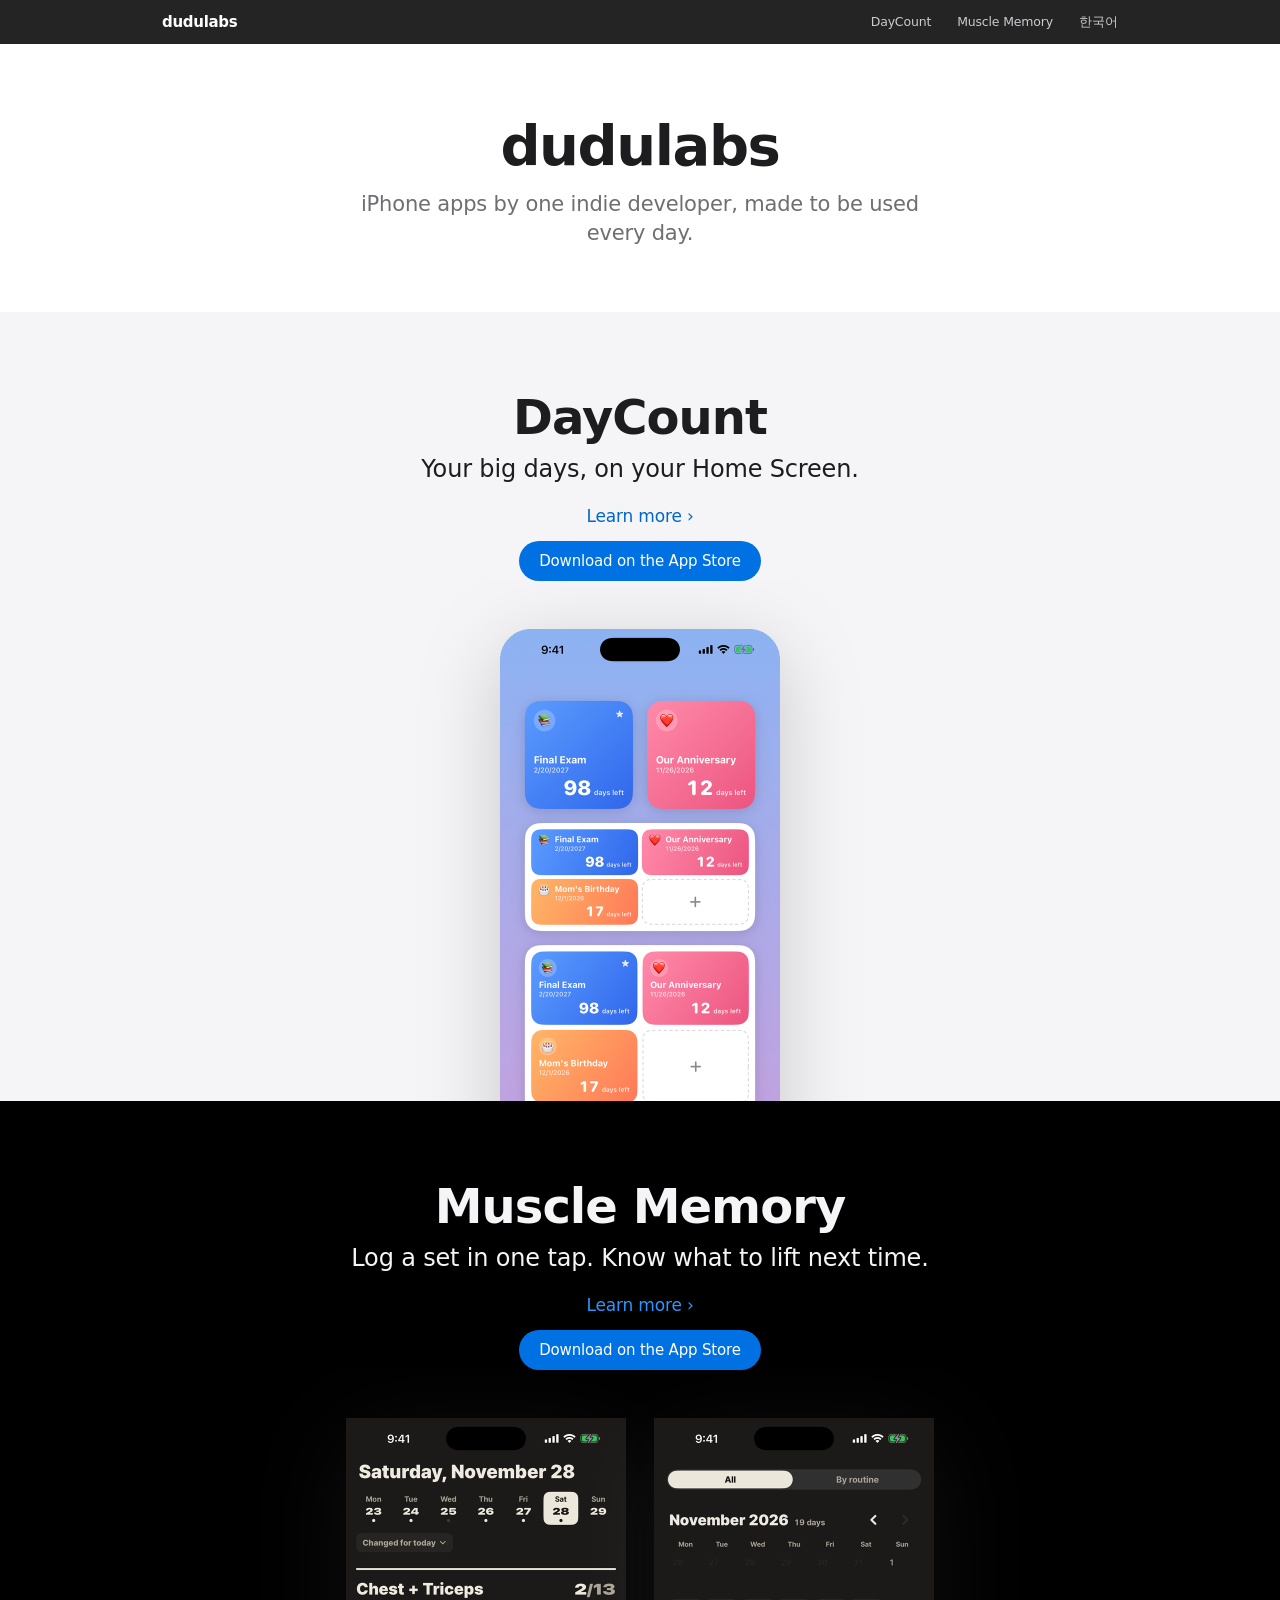
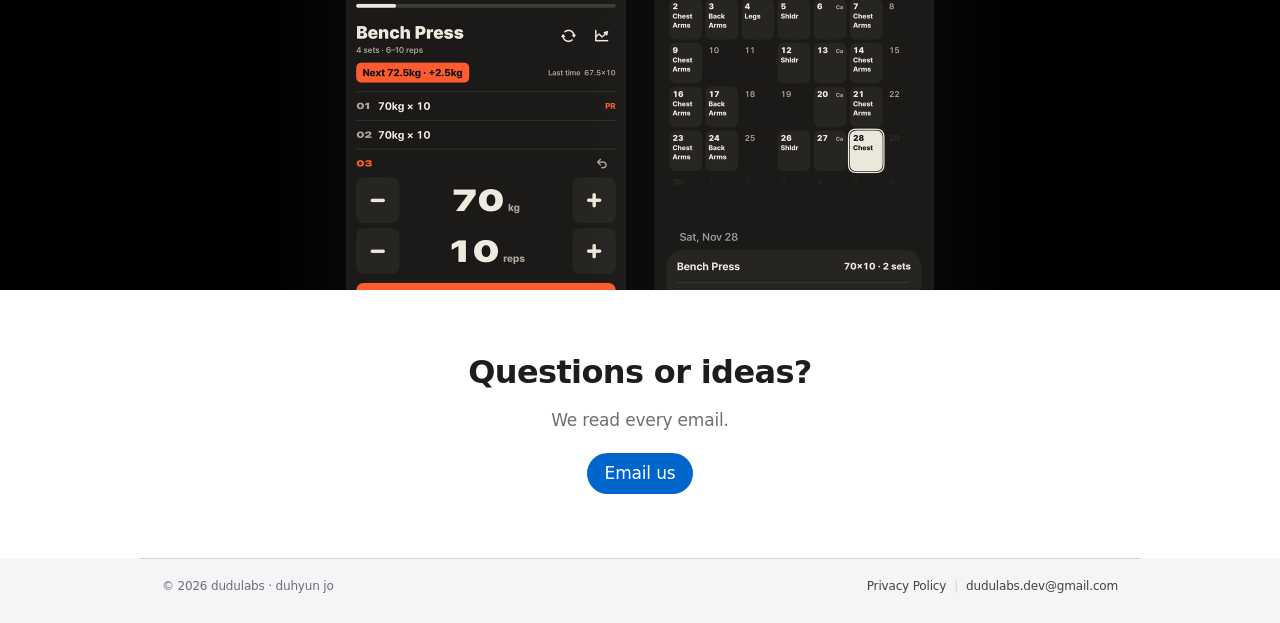
<file: index.html>
<!doctype html>
<html lang="en">
<head>
<meta charset="utf-8">
<meta name="viewport" content="width=device-width,initial-scale=1">
<title>dudulabs</title>
<meta name="description" content="iPhone apps by one indie developer, made to be used every day.">
<link rel="stylesheet" href="style.css">
<script>(function(){var s=localStorage.getItem('lang');var l=s||((navigator.language||'en').toLowerCase().indexOf('ko')===0?'ko':'en');document.documentElement.setAttribute('data-lang',l);window.toggleLang=function(){var n=document.documentElement.getAttribute('data-lang')==='ko'?'en':'ko';document.documentElement.setAttribute('data-lang',n);localStorage.setItem('lang',n)}})()</script>
</head>
<body>
<nav class="gnav"><div class="in">
<a class="mark" href="index.html">dudulabs</a>
<a class="app" href="daycount/"><span lang="en">DayCount</span><span lang="ko">데이카운트</span></a><a class="app" href="musclememory/"><span lang="en">Muscle Memory</span><span lang="ko">머슬메모리</span></a>
<button onclick="toggleLang()"><span lang="en">한국어</span><span lang="ko">English</span></button>
</div></nav>
<main>
<section class="intro">
<h1>dudulabs</h1>
<p><span lang="en">iPhone apps by one indie developer, made to be used every day.</span><span lang="ko">혼자 만드는 아이폰 앱. 제가 매일 쓰려고 만들었어요.</span></p>
</section>

<section class="tile parch has-shots">
<h2>DayCount</h2>
<p class="tag"><span lang="en">Your big days, on your Home Screen.</span><span lang="ko">중요한 날을 홈 화면에.</span></p>
<div class="links"><a class="more" href="daycount/"><span lang="en">Learn more</span><span lang="ko">자세히 보기</span></a></div>
<p class="note"><a class="store" href="https://apps.apple.com/app/id6834637942"><span lang="en">Download on the App Store</span><span lang="ko">App Store에서 받기</span></a></p>
<div class="shots-wrap"><div class="shots"><img lang="en" src="assets/shots/dc-widgets-en.png" alt="DayCount widgets" loading="lazy"><img lang="ko" src="assets/shots/dc-widgets-ko.png" alt="DayCount widgets" loading="lazy"></div></div>
</section>


<section class="tile dark has-shots">
<h2><span lang="en">Muscle Memory</span><span lang="ko">머슬메모리</span></h2>
<p class="tag"><span lang="en">Log a set in one tap. Know what to lift next time.</span><span lang="ko">한 번 눌러 세트 기록. 다음엔 몇 kg 들지 알려줘요.</span></p>
<div class="links"><a class="more" href="musclememory/"><span lang="en">Learn more</span><span lang="ko">자세히 보기</span></a></div>
<p class="note"><a class="store" href="https://apps.apple.com/app/id6834974384"><span lang="en">Download on the App Store</span><span lang="ko">App Store에서 받기</span></a></p>
<div class="shots-wrap"><div class="shots"><img lang="en" src="assets/shots/mm-today-en.png" alt="Muscle Memory Today tab with the next weight and a Finish set button" loading="lazy"><img lang="ko" src="assets/shots/mm-today-ko.png" alt="다음 무게와 세트 완료 버튼이 있는 머슬메모리 오늘 탭" loading="lazy"><img lang="en" src="assets/shots/mm-month-en.png" alt="Muscle Memory month calendar with the muscle groups trained each day" loading="lazy"><img lang="ko" src="assets/shots/mm-month-ko.png" alt="날마다 한 부위가 적힌 머슬메모리 한 달 달력" loading="lazy"></div></div>
</section>

<section class="text" style="text-align:center">
<h2><span lang="en">Questions or ideas?</span><span lang="ko">궁금한 점이나 아이디어가 있나요?</span></h2>
<p style="color:var(--muted)"><span lang="en">We read every email.</span><span lang="ko">보내주신 메일은 모두 읽어요.</span></p>
<div class="links"><a class="pill" href="mailto:dudulabs.dev@gmail.com"><span lang="en">Email us</span><span lang="ko">메일 보내기</span></a></div>
</section>
</main>
<footer><div class="in">
<span>© 2026 dudulabs · duhyun jo</span>
<span><a href="privacy.html"><span lang="en">Privacy Policy</span><span lang="ko">개인정보처리방침</span></a><span class="sep">|</span><a href="mailto:dudulabs.dev@gmail.com">dudulabs.dev@gmail.com</a></span>
</div></footer>
</body>
</html>
</file>
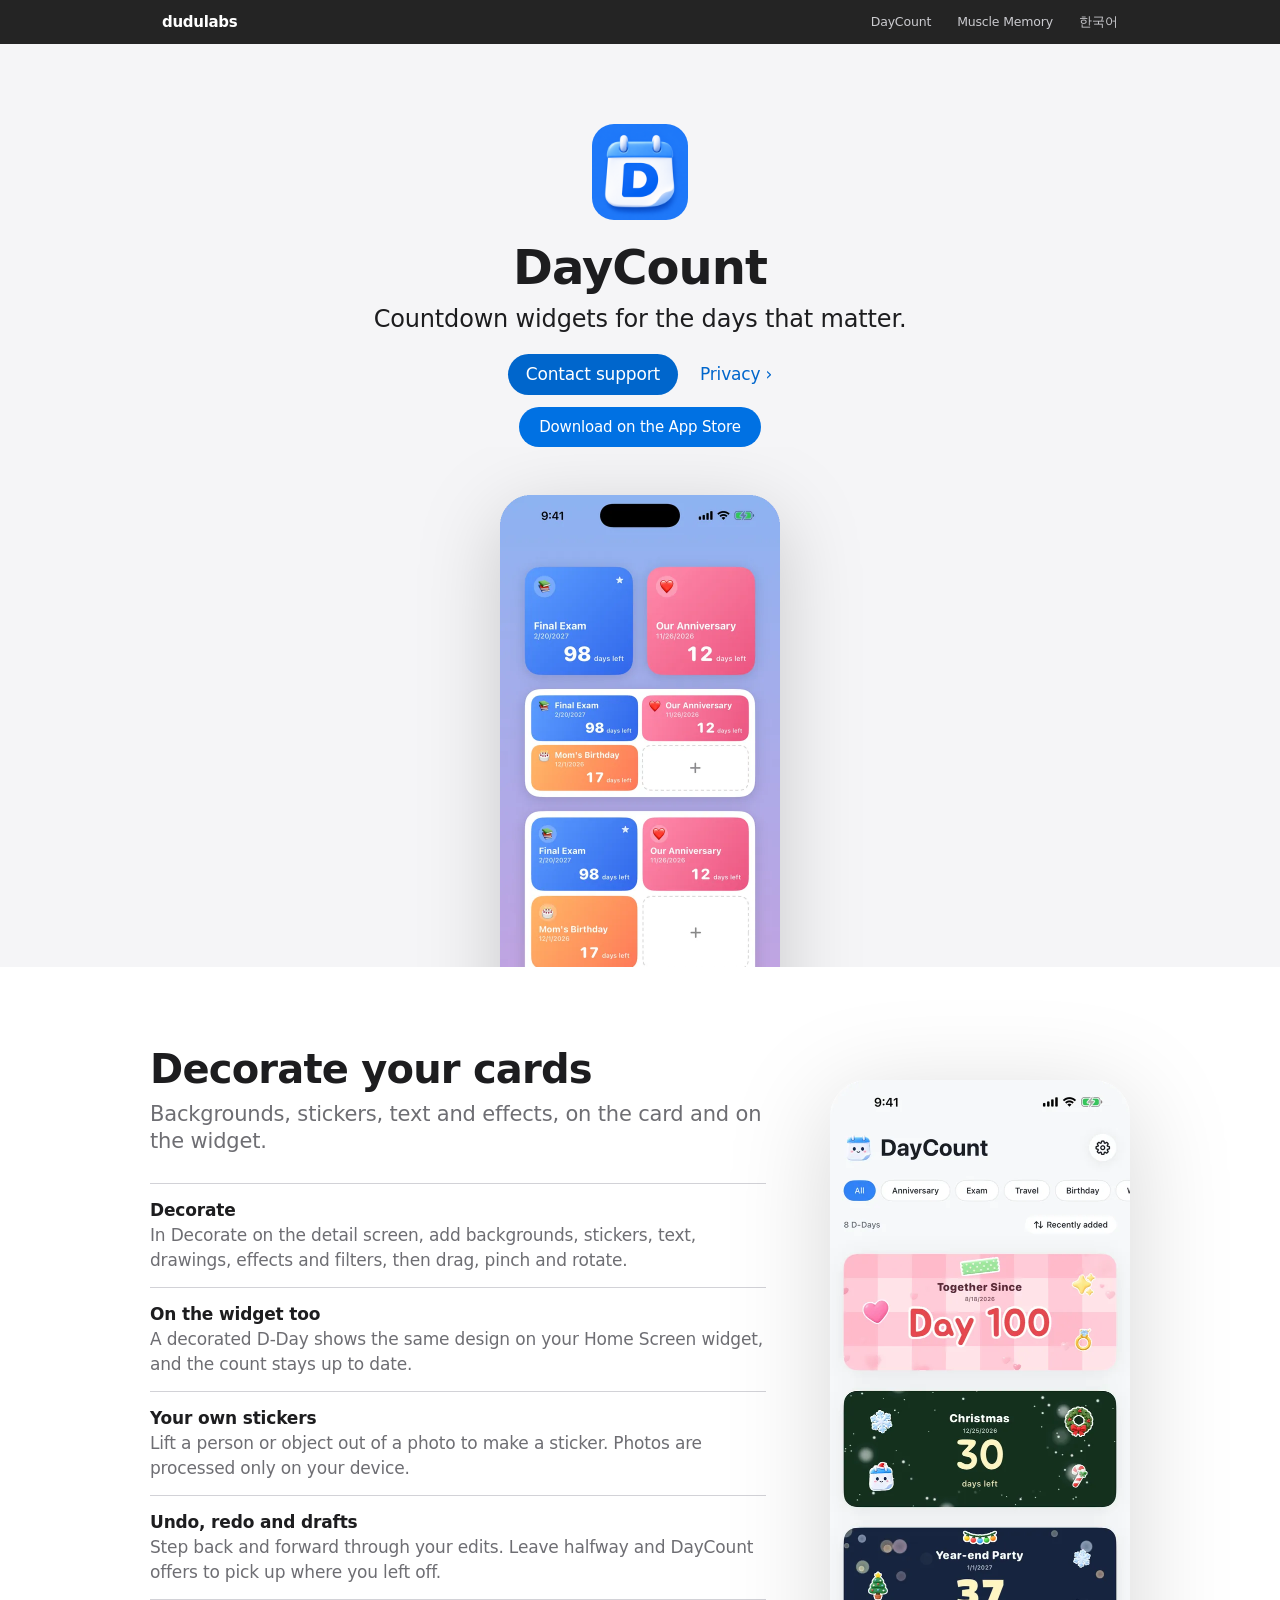
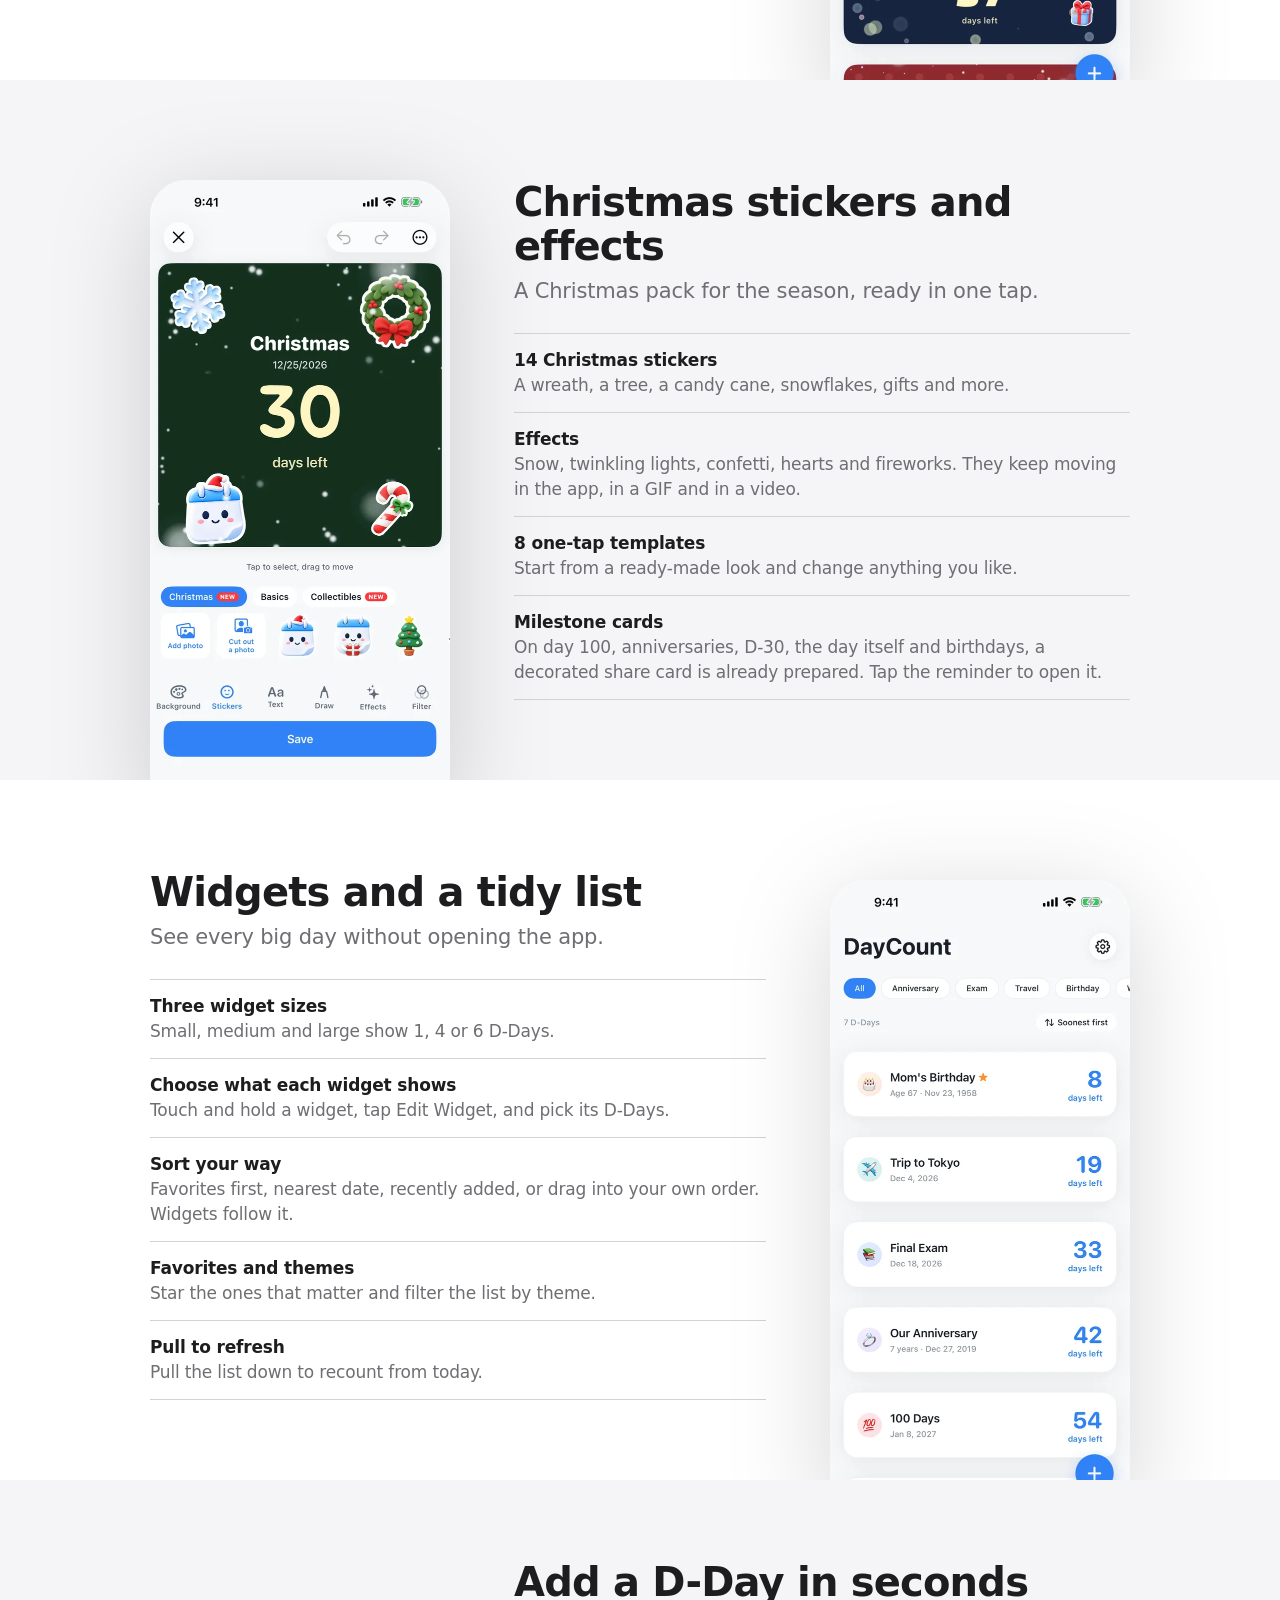
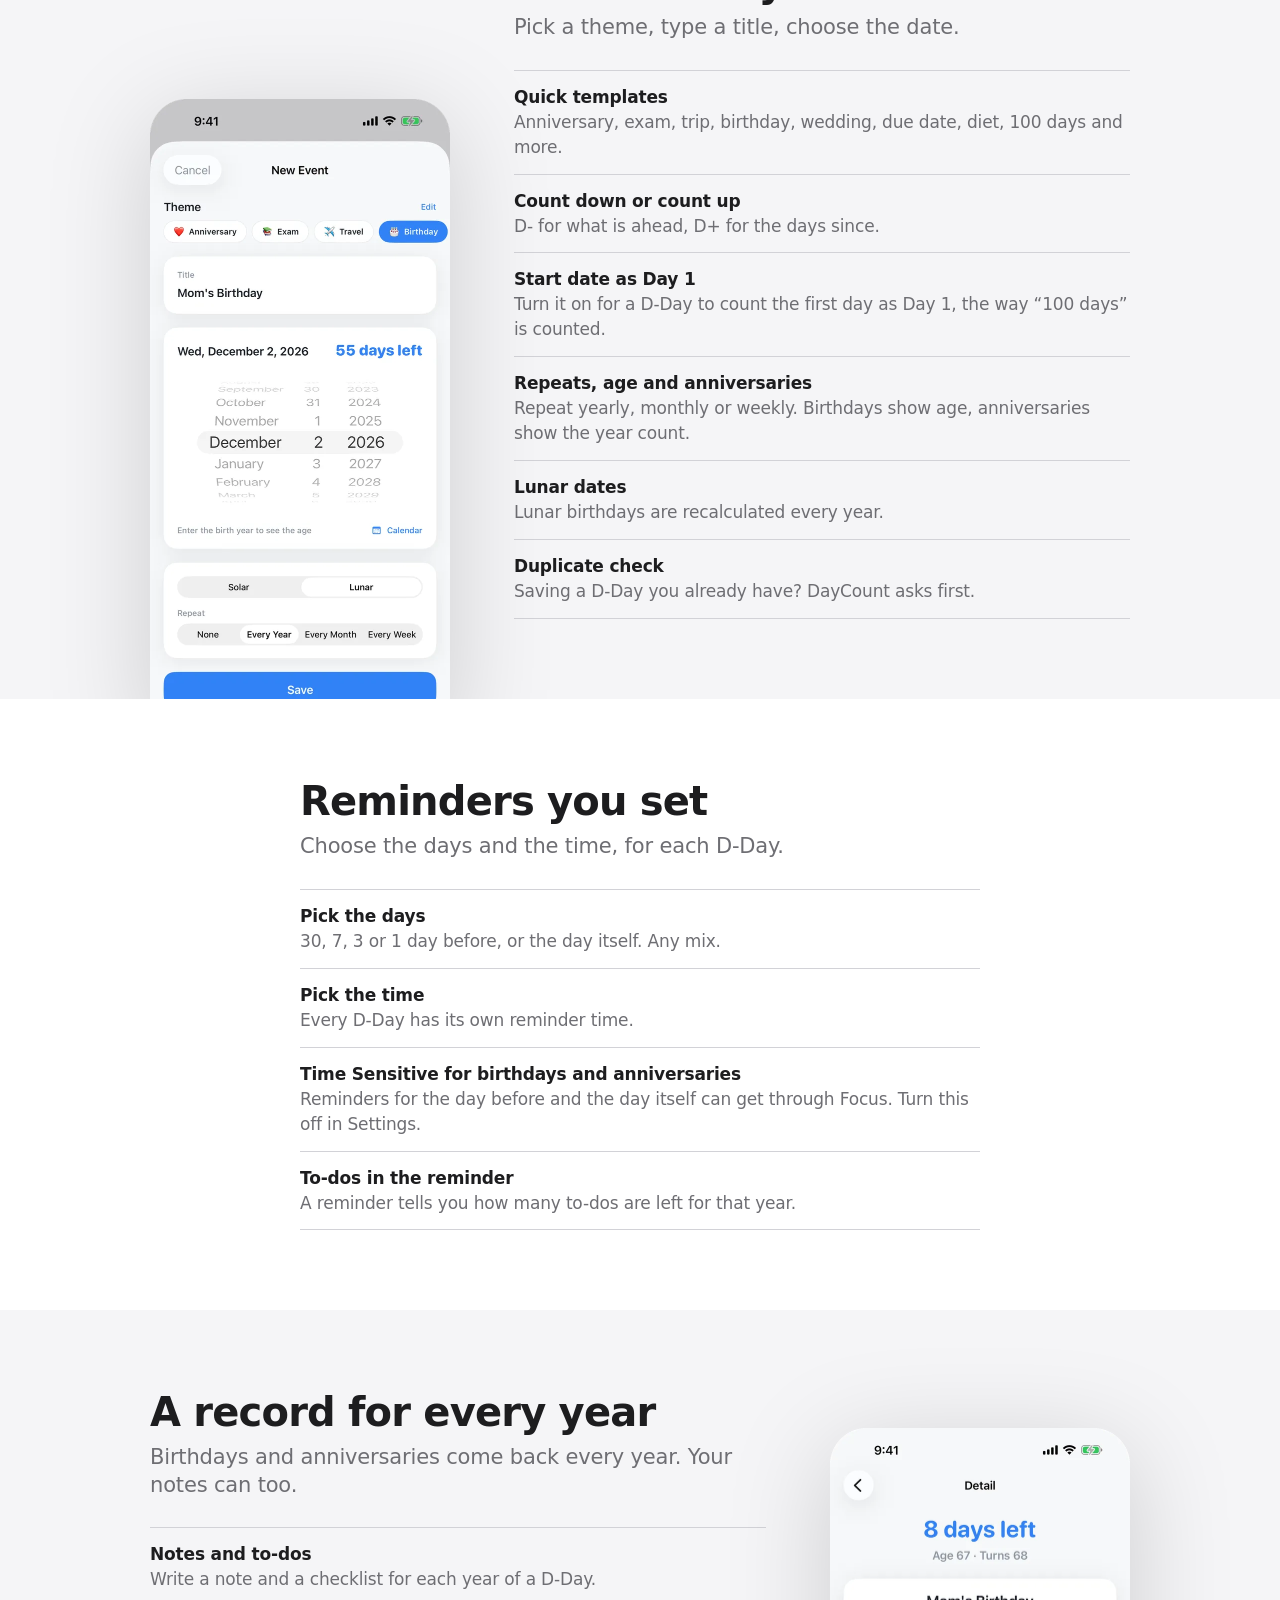
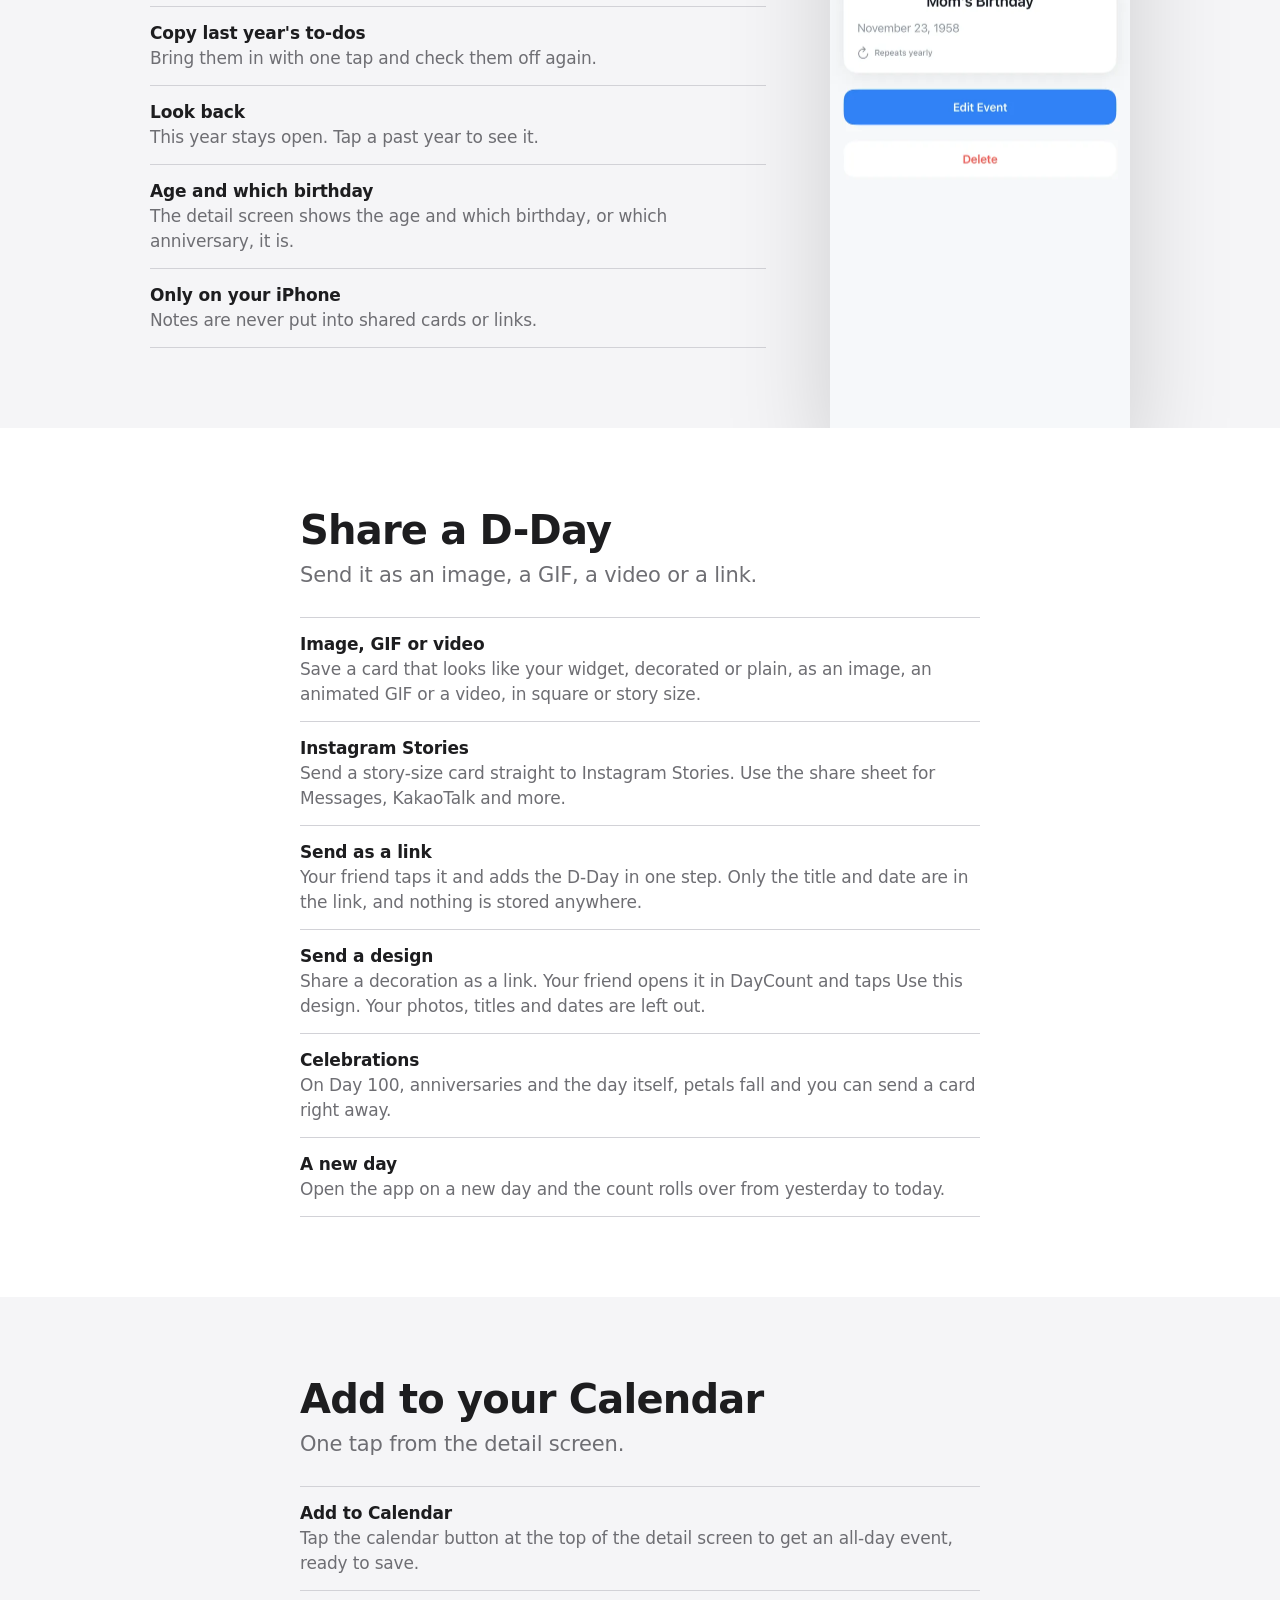
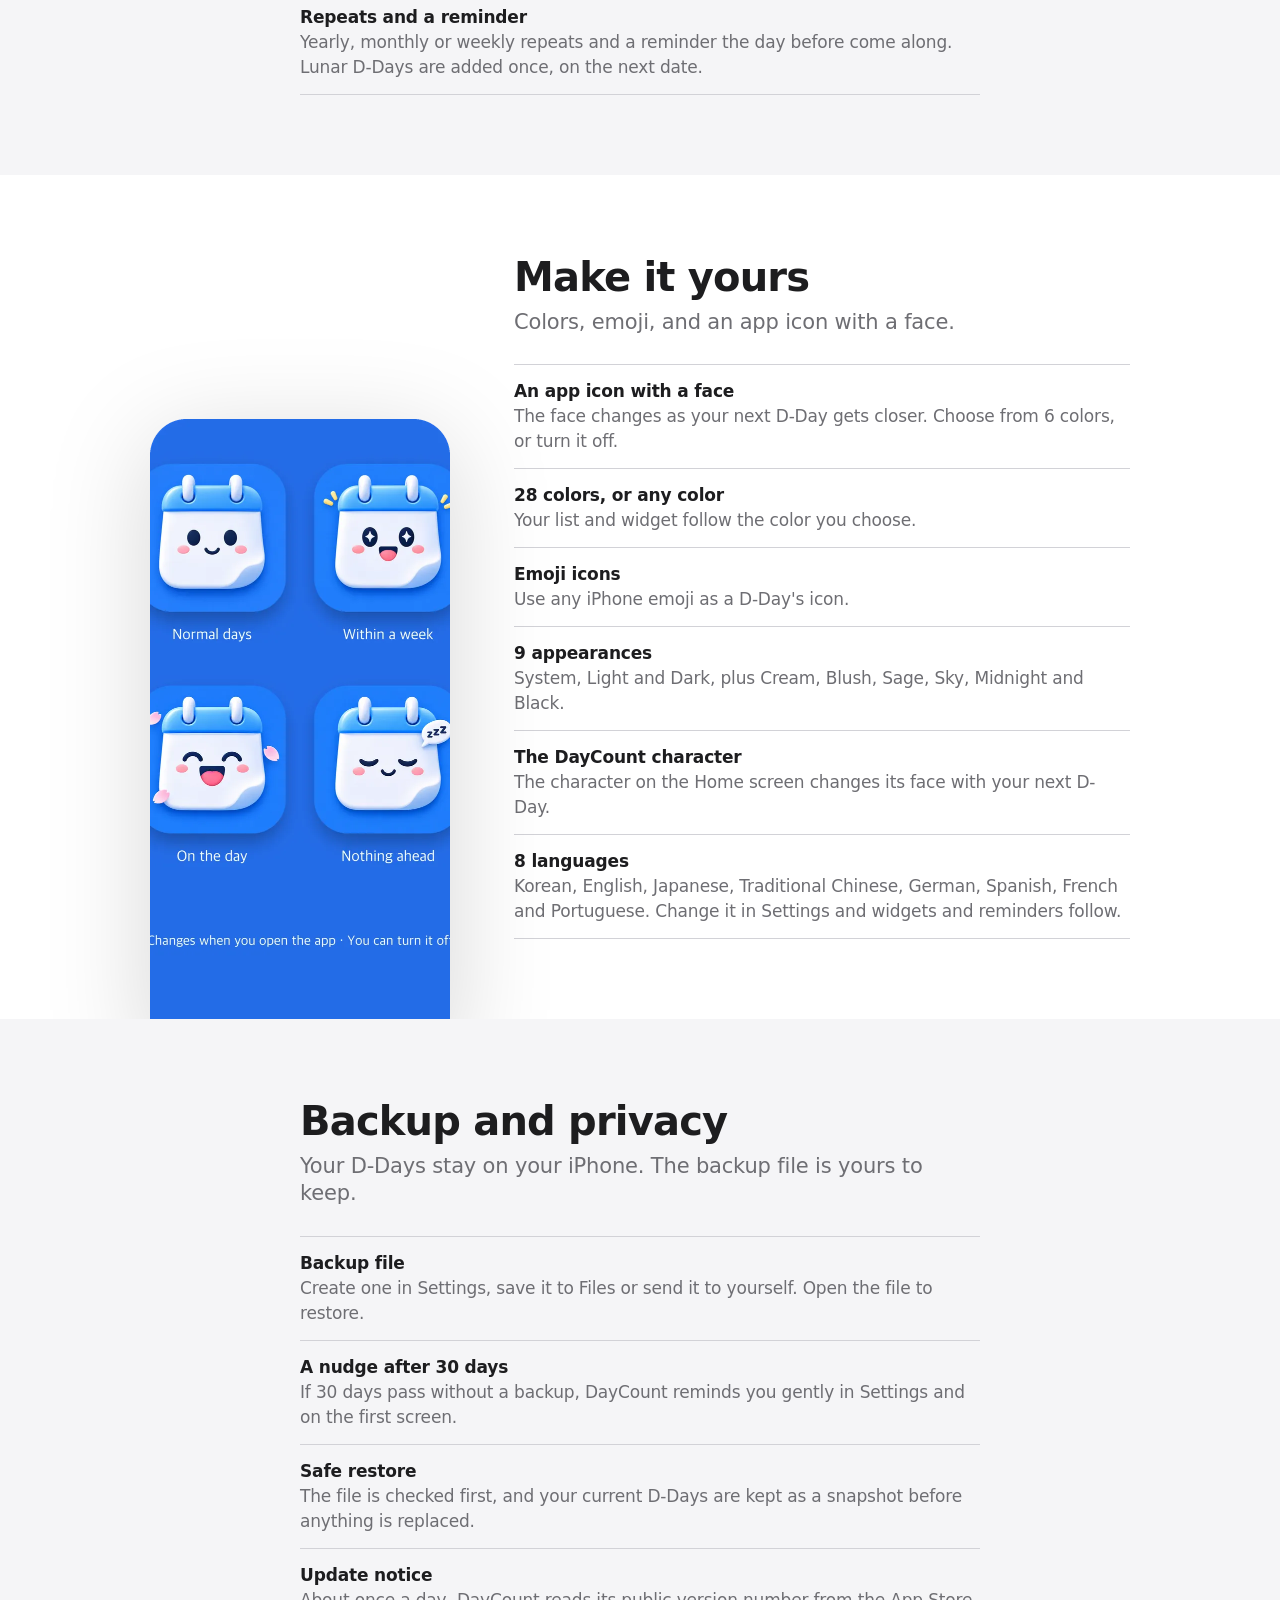
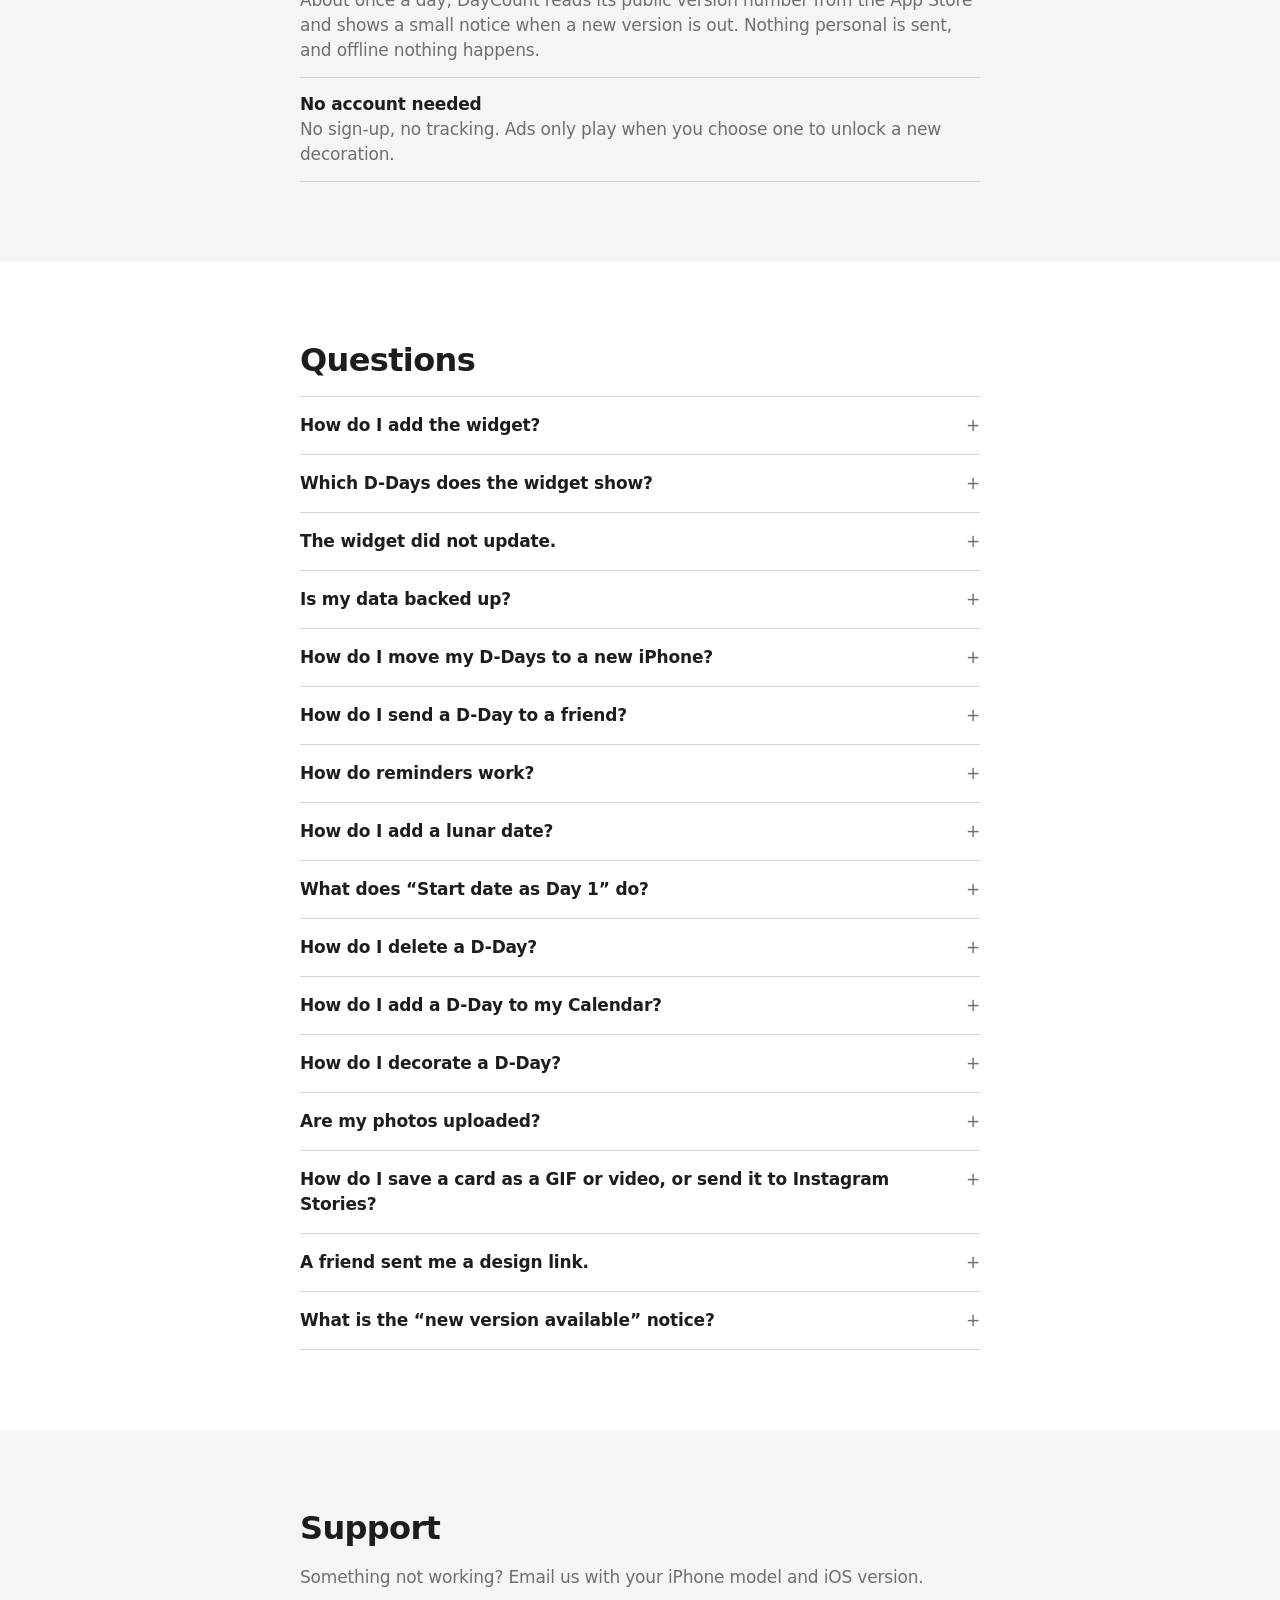
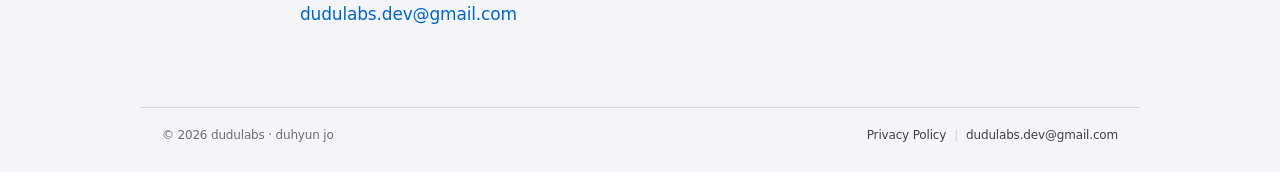
<file: daycount/index.html>
<!doctype html>
<html lang="en">
<head>
<meta charset="utf-8">
<meta name="viewport" content="width=device-width,initial-scale=1">
<title>DayCount — dudulabs</title>
<meta name="description" content="Countdown widgets for the days that matter.">
<link rel="stylesheet" href="../style.css">
<script>(function(){var s=localStorage.getItem('lang');var l=s||((navigator.language||'en').toLowerCase().indexOf('ko')===0?'ko':'en');document.documentElement.setAttribute('data-lang',l);window.toggleLang=function(){var n=document.documentElement.getAttribute('data-lang')==='ko'?'en':'ko';document.documentElement.setAttribute('data-lang',n);localStorage.setItem('lang',n)}})()</script>
</head>
<body>
<nav class="gnav"><div class="in">
<a class="mark" href="../index.html">dudulabs</a>
<a class="app" href="../daycount/"><span lang="en">DayCount</span><span lang="ko">데이카운트</span></a><a class="app" href="../musclememory/"><span lang="en">Muscle Memory</span><span lang="ko">머슬메모리</span></a>
<button onclick="toggleLang()"><span lang="en">한국어</span><span lang="ko">English</span></button>
</div></nav>
<main>
<section class="tile parch has-shots"><img class="icon" src="../assets/apps/daycount.png" alt="DayCount icon"><h1><span lang="en">DayCount</span><span lang="ko">데이카운트</span></h1><p class="tag"><span lang="en">Countdown widgets for the days that matter.</span><span lang="ko">중요한 날을 홈 화면 위젯으로.</span></p><div class="links"><a class="pill" href="mailto:dudulabs.dev@gmail.com?subject=DayCount%20support"><span lang="en">Contact support</span><span lang="ko">문의하기</span></a><a class="more" href="privacy.html"><span lang="en">Privacy</span><span lang="ko">개인정보처리방침</span></a></div><p class="note"><a class="store" href="https://apps.apple.com/app/id6834637942"><span lang="en">Download on the App Store</span><span lang="ko">App Store에서 받기</span></a></p><div class="shots-wrap"><div class="shots"><img lang="en" src="../assets/features/hero-dc-widgets-en.webp" width="560" height="1216" alt="DayCount widgets in small, medium and large sizes" loading="lazy"><img lang="ko" src="../assets/features/hero-dc-widgets-ko.webp" width="560" height="1216" alt="소형·중형·대형 데이카운트 위젯" loading="lazy"></div></div></section>
<section class="band pics" id="decorate"><div class="wrap"><div class="copy"><h2><span lang="en">Decorate your cards</span><span lang="ko">카드를 꾸며요</span></h2><p class="lead"><span lang="en">Backgrounds, stickers, text and effects, on the card and on the widget.</span><span lang="ko">디데이 카드와 위젯을 내 마음대로 꾸며요.</span></p><dl><div><dt><span lang="en">Decorate</span><span lang="ko">꾸미기</span></dt><dd><span lang="en">In Decorate on the detail screen, add backgrounds, stickers, text, drawings, effects and filters, then drag, pinch and rotate.</span><span lang="ko">상세 화면의 ‘꾸미기’에서 배경·스티커·글자·손그림·효과·필터를 얹고, 손가락으로 옮기고 키우고 돌려요.</span></dd></div><div><dt><span lang="en">On the widget too</span><span lang="ko">위젯에도 그대로</span></dt><dd><span lang="en">A decorated D-Day shows the same design on your Home Screen widget, and the count stays up to date.</span><span lang="ko">꾸민 디데이는 홈 화면 위젯에도 같은 모습으로 나오고, 숫자는 오늘 기준으로 바뀌어요.</span></dd></div><div><dt><span lang="en">Your own stickers</span><span lang="ko">나만의 스티커</span></dt><dd><span lang="en">Lift a person or object out of a photo to make a sticker. Photos are processed only on your device.</span><span lang="ko">사진에서 사람이나 물건만 오려 나만의 스티커로 만들어요. 사진은 기기 안에서만 처리돼요.</span></dd></div><div><dt><span lang="en">Undo, redo and drafts</span><span lang="ko">되돌리기와 임시 저장</span></dt><dd><span lang="en">Step back and forward through your edits. Leave halfway and DayCount offers to pick up where you left off.</span><span lang="ko">편집을 한 단계씩 되돌리고 다시 해요. 중간에 나가도 이어서 할 수 있어요.</span></dd></div></dl></div><div class="pic"><img lang="en" src="../assets/features/dc-deco-home-en.webp" width="600" height="1253" alt="DayCount list with decorated cards: a pink 100 days card, a Christmas D-30 card and a New Year party card" loading="lazy" decoding="async"><img lang="ko" src="../assets/features/dc-deco-home-ko.webp" width="600" height="1253" alt="분홍 100일째 카드, 크리스마스 D-30 카드, 연말 파티 카드 등 꾸민 카드가 보이는 데이카운트 목록" loading="lazy" decoding="async"></div></div></section>
<section class="band parch pics flip" id="christmas"><div class="wrap"><div class="copy"><h2><span lang="en">Christmas stickers and effects</span><span lang="ko">크리스마스 스티커와 효과</span></h2><p class="lead"><span lang="en">A Christmas pack for the season, ready in one tap.</span><span lang="ko">연말 분위기를 한 번에 입혀요.</span></p><dl><div><dt><span lang="en">14 Christmas stickers</span><span lang="ko">크리스마스 스티커 14개</span></dt><dd><span lang="en">A wreath, a tree, a candy cane, snowflakes, gifts and more.</span><span lang="ko">리스, 트리, 지팡이 사탕, 눈 결정, 선물 상자 등이 있어요.</span></dd></div><div><dt><span lang="en">Effects</span><span lang="ko">효과</span></dt><dd><span lang="en">Snow, twinkling lights, confetti, hearts and fireworks. They keep moving in the app, in a GIF and in a video.</span><span lang="ko">눈·반짝이 전구·색종이·하트·불꽃 효과. 앱에서도, GIF와 영상에서도 계속 움직여요.</span></dd></div><div><dt><span lang="en">8 one-tap templates</span><span lang="ko">한 번에 입히는 템플릿 8개</span></dt><dd><span lang="en">Start from a ready-made look and change anything you like.</span><span lang="ko">만들어 둔 모습으로 시작해서 마음에 드는 대로 바꿔요.</span></dd></div><div><dt><span lang="en">Milestone cards</span><span lang="ko">기념일 카드</span></dt><dd><span lang="en">On day 100, anniversaries, D-30, the day itself and birthdays, a decorated share card is already prepared. Tap the reminder to open it.</span><span lang="ko">100일째·주년·D-30·D-Day·생일에는 꾸민 공유 카드가 미리 준비돼요. 알림을 누르면 바로 열려요.</span></dd></div></dl></div><div class="pic"><img lang="en" src="../assets/features/dc-deco-editor-en.webp" width="600" height="1253" alt="Decorate editor with a Christmas sticker, snow and a toolbar" loading="lazy" decoding="async"><img lang="ko" src="../assets/features/dc-deco-editor-ko.webp" width="600" height="1253" alt="크리스마스 스티커와 눈 효과, 도구 막대가 있는 꾸미기 화면" loading="lazy" decoding="async"></div></div></section>
<section class="band pics" id="widgets"><div class="wrap"><div class="copy"><h2><span lang="en">Widgets and a tidy list</span><span lang="ko">위젯, 그리고 깔끔한 목록</span></h2><p class="lead"><span lang="en">See every big day without opening the app.</span><span lang="ko">앱을 열지 않아도 중요한 날이 보여요.</span></p><dl><div><dt><span lang="en">Three widget sizes</span><span lang="ko">위젯 3가지 크기</span></dt><dd><span lang="en">Small, medium and large show 1, 4 or 6 D-Days.</span><span lang="ko">소형·중형·대형에 디데이를 1개, 4개, 6개까지 보여 줘요.</span></dd></div><div><dt><span lang="en">Choose what each widget shows</span><span lang="ko">위젯마다 보여 줄 디데이 고르기</span></dt><dd><span lang="en">Touch and hold a widget, tap Edit Widget, and pick its D-Days.</span><span lang="ko">위젯을 길게 눌러 위젯 편집에서 디데이를 골라요.</span></dd></div><div><dt><span lang="en">Sort your way</span><span lang="ko">정렬은 내 마음대로</span></dt><dd><span lang="en">Favorites first, nearest date, recently added, or drag into your own order. Widgets follow it.</span><span lang="ko">즐겨찾기 우선, 가까운 순, 최근 등록 순, 직접 정한 순. 위젯도 같은 순서를 따라요.</span></dd></div><div><dt><span lang="en">Favorites and themes</span><span lang="ko">즐겨찾기와 테마 필터</span></dt><dd><span lang="en">Star the ones that matter and filter the list by theme.</span><span lang="ko">중요한 디데이에 별을 달고, 테마별로 모아 봐요.</span></dd></div><div><dt><span lang="en">Pull to refresh</span><span lang="ko">당겨서 새로고침</span></dt><dd><span lang="en">Pull the list down to recount from today.</span><span lang="ko">목록을 아래로 당기면 오늘 기준으로 다시 계산해요.</span></dd></div></dl></div><div class="pic"><img lang="en" src="../assets/features/dc-home-en.webp" width="600" height="1253" alt="DayCount list with theme filters, favorites and D-Day counts" loading="lazy" decoding="async"><img lang="ko" src="../assets/features/dc-home-ko.webp" width="600" height="1253" alt="테마 필터, 즐겨찾기, 디데이 목록이 보이는 데이카운트 홈 화면" loading="lazy" decoding="async"></div></div></section>
<section class="band parch pics flip" id="add"><div class="wrap"><div class="copy"><h2><span lang="en">Add a D-Day in seconds</span><span lang="ko">몇 초 만에 디데이 등록</span></h2><p class="lead"><span lang="en">Pick a theme, type a title, choose the date.</span><span lang="ko">테마를 고르고, 제목을 쓰고, 날짜만 고르세요.</span></p><dl><div><dt><span lang="en">Quick templates</span><span lang="ko">빠른 템플릿</span></dt><dd><span lang="en">Anniversary, exam, trip, birthday, wedding, due date, diet, 100 days and more.</span><span lang="ko">기념일·시험·여행·생일·결혼·출산 예정일·다이어트·100일·전역 등.</span></dd></div><div><dt><span lang="en">Count down or count up</span><span lang="ko">남은 날과 지난 날</span></dt><dd><span lang="en">D- for what is ahead, D+ for the days since.</span><span lang="ko">남은 날(D-)과 지난 날(D+)을 모두 세요.</span></dd></div><div><dt><span lang="en">Start date as Day 1</span><span lang="ko">시작일을 1일로</span></dt><dd><span lang="en">Turn it on for a D-Day to count the first day as Day 1, the way “100 days” is counted.</span><span lang="ko">만난 날을 1일로 세는 방식을 디데이마다 켜고 끌 수 있어요.</span></dd></div><div><dt><span lang="en">Repeats, age and anniversaries</span><span lang="ko">반복, 만 나이, 주년</span></dt><dd><span lang="en">Repeat yearly, monthly or weekly. Birthdays show age, anniversaries show the year count.</span><span lang="ko">매년·매월·매주 반복. 생일은 만 나이, 기념일은 주년을 보여 줘요.</span></dd></div><div><dt><span lang="en">Lunar dates</span><span lang="ko">음력 날짜</span></dt><dd><span lang="en">Lunar birthdays are recalculated every year.</span><span lang="ko">음력 생일도 매년 알아서 계산해요.</span></dd></div><div><dt><span lang="en">Duplicate check</span><span lang="ko">중복 확인</span></dt><dd><span lang="en">Saving a D-Day you already have? DayCount asks first.</span><span lang="ko">같은 디데이를 또 저장하려고 하면 먼저 알려 드려요.</span></dd></div></dl></div><div class="pic"><img lang="en" src="../assets/features/dc-composer-en.webp" width="600" height="1253" alt="New D-Day screen with theme chips, a date wheel and repeat options" loading="lazy" decoding="async"><img lang="ko" src="../assets/features/dc-composer-ko.webp" width="600" height="1253" alt="테마 칩, 날짜 휠, 반복 옵션이 있는 새 디데이 화면" loading="lazy" decoding="async"></div></div></section>
<section class="band noimg" id="reminders"><div class="wrap"><div class="copy"><h2><span lang="en">Reminders you set</span><span lang="ko">알림은 내가 정해요</span></h2><p class="lead"><span lang="en">Choose the days and the time, for each D-Day.</span><span lang="ko">디데이마다 날짜와 시간을 골라요.</span></p><dl><div><dt><span lang="en">Pick the days</span><span lang="ko">알림 날짜</span></dt><dd><span lang="en">30, 7, 3 or 1 day before, or the day itself. Any mix.</span><span lang="ko">30일·7일·3일·1일 전과 당일 중 원하는 만큼 골라요.</span></dd></div><div><dt><span lang="en">Pick the time</span><span lang="ko">알림 시간</span></dt><dd><span lang="en">Every D-Day has its own reminder time.</span><span lang="ko">디데이마다 시간을 따로 정해요.</span></dd></div><div><dt><span lang="en">Time Sensitive for birthdays and anniversaries</span><span lang="ko">기념일은 시간 민감 알림</span></dt><dd><span lang="en">Reminders for the day before and the day itself can get through Focus. Turn this off in Settings.</span><span lang="ko">생일·기념일의 D-1·당일 알림은 집중 모드에서도 놓치지 않아요. 설정에서 끌 수 있어요.</span></dd></div><div><dt><span lang="en">To-dos in the reminder</span><span lang="ko">할 일 개수도 함께</span></dt><dd><span lang="en">A reminder tells you how many to-dos are left for that year.</span><span lang="ko">알림에 그해 남은 할 일 개수도 같이 알려 드려요.</span></dd></div></dl></div></div></section>
<section class="band parch pics" id="year"><div class="wrap"><div class="copy"><h2><span lang="en">A record for every year</span><span lang="ko">해마다 남기는 기록</span></h2><p class="lead"><span lang="en">Birthdays and anniversaries come back every year. Your notes can too.</span><span lang="ko">해마다 돌아오는 날, 그해의 메모도 남겨 두세요.</span></p><dl><div><dt><span lang="en">Notes and to-dos</span><span lang="ko">메모와 할 일</span></dt><dd><span lang="en">Write a note and a checklist for each year of a D-Day.</span><span lang="ko">디데이마다 그해의 메모와 할 일을 적어요.</span></dd></div><div><dt><span lang="en">Copy last year's to-dos</span><span lang="ko">작년 할 일 가져오기</span></dt><dd><span lang="en">Bring them in with one tap and check them off again.</span><span lang="ko">한 번에 가져와 올해 다시 체크해요.</span></dd></div><div><dt><span lang="en">Look back</span><span lang="ko">지난해 다시 보기</span></dt><dd><span lang="en">This year stays open. Tap a past year to see it.</span><span lang="ko">올해는 펼쳐져 있고, 지난해는 눌러서 볼 수 있어요.</span></dd></div><div><dt><span lang="en">Age and which birthday</span><span lang="ko">나이와 몇 번째</span></dt><dd><span lang="en">The detail screen shows the age and which birthday, or which anniversary, it is.</span><span lang="ko">상세 화면에 만 나이와 몇 번째 생일(또는 주년)인지 나와요.</span></dd></div><div><dt><span lang="en">Only on your iPhone</span><span lang="ko">내 아이폰에만</span></dt><dd><span lang="en">Notes are never put into shared cards or links.</span><span lang="ko">기록은 공유 카드나 링크에 들어가지 않아요.</span></dd></div></dl></div><div class="pic"><img lang="en" src="../assets/features/dc-detail-en.webp" width="600" height="1253" alt="D-Day detail screen with age, which birthday it is, and Edit and Delete buttons" loading="lazy" decoding="async"><img lang="ko" src="../assets/features/dc-detail-ko.webp" width="600" height="1253" alt="만 나이와 몇 번째 생일인지, 수정·삭제 버튼이 보이는 디데이 상세 화면" loading="lazy" decoding="async"></div></div></section>
<section class="band noimg" id="share"><div class="wrap"><div class="copy"><h2><span lang="en">Share a D-Day</span><span lang="ko">디데이 나누기</span></h2><p class="lead"><span lang="en">Send it as an image, a GIF, a video or a link.</span><span lang="ko">이미지, GIF, 영상, 링크로 보내 보세요.</span></p><dl><div><dt><span lang="en">Image, GIF or video</span><span lang="ko">이미지, GIF, 영상</span></dt><dd><span lang="en">Save a card that looks like your widget, decorated or plain, as an image, an animated GIF or a video, in square or story size.</span><span lang="ko">위젯 모양 카드를 꾸민 그대로 이미지, 움직이는 GIF, 영상으로 저장해요. 정사각형과 스토리 크기가 있어요.</span></dd></div><div><dt><span lang="en">Instagram Stories</span><span lang="ko">인스타그램 스토리</span></dt><dd><span lang="en">Send a story-size card straight to Instagram Stories. Use the share sheet for Messages, KakaoTalk and more.</span><span lang="ko">스토리 크기 카드를 인스타그램 스토리로 바로 보내요. 카카오톡·메시지 등은 공유 시트로 보내요.</span></dd></div><div><dt><span lang="en">Send as a link</span><span lang="ko">링크로 보내기</span></dt><dd><span lang="en">Your friend taps it and adds the D-Day in one step. Only the title and date are in the link, and nothing is stored anywhere.</span><span lang="ko">받은 사람이 링크를 누르면 바로 추가돼요. 제목과 날짜만 담기고, 어디에도 저장되지 않아요.</span></dd></div><div><dt><span lang="en">Send a design</span><span lang="ko">디자인 링크</span></dt><dd><span lang="en">Share a decoration as a link. Your friend opens it in DayCount and taps Use this design. Your photos, titles and dates are left out.</span><span lang="ko">꾸민 디자인을 링크로 보내요. 받은 사람이 데이카운트에서 열고 ‘이 디자인 쓰기’를 누르면 적용돼요. 내 사진, 제목, 날짜는 빠져요.</span></dd></div><div><dt><span lang="en">Celebrations</span><span lang="ko">기념일 축하</span></dt><dd><span lang="en">On Day 100, anniversaries and the day itself, petals fall and you can send a card right away.</span><span lang="ko">100일째, N주년, 디데이 당일에는 꽃잎과 축하 문구가 나와요. 바로 카드로 보낼 수 있어요.</span></dd></div><div><dt><span lang="en">A new day</span><span lang="ko">하루가 지나면</span></dt><dd><span lang="en">Open the app on a new day and the count rolls over from yesterday to today.</span><span lang="ko">앱을 열면 남은 날이 어제에서 오늘로 넘어가는 모습을 보여 줘요.</span></dd></div></dl></div></div></section>
<section class="band parch noimg" id="calendar"><div class="wrap"><div class="copy"><h2><span lang="en">Add to your Calendar</span><span lang="ko">캘린더에 추가</span></h2><p class="lead"><span lang="en">One tap from the detail screen.</span><span lang="ko">상세 화면에서 한 번에.</span></p><dl><div><dt><span lang="en">Add to Calendar</span><span lang="ko">아이폰 캘린더에 추가</span></dt><dd><span lang="en">Tap the calendar button at the top of the detail screen to get an all-day event, ready to save.</span><span lang="ko">상세 화면 위쪽의 캘린더 버튼을 누르면 하루 종일 일정으로 채워져요.</span></dd></div><div><dt><span lang="en">Repeats and a reminder</span><span lang="ko">반복과 하루 전 알림</span></dt><dd><span lang="en">Yearly, monthly or weekly repeats and a reminder the day before come along. Lunar D-Days are added once, on the next date.</span><span lang="ko">매년·매월·매주 반복과 하루 전 알림까지 함께 들어가요. 음력 디데이는 다가오는 날짜로 한 번 추가돼요.</span></dd></div></dl></div></div></section>
<section class="band pics flip" id="style"><div class="wrap"><div class="copy"><h2><span lang="en">Make it yours</span><span lang="ko">내 취향대로</span></h2><p class="lead"><span lang="en">Colors, emoji, and an app icon with a face.</span><span lang="ko">색, 이모지, 그리고 표정이 바뀌는 앱 아이콘.</span></p><dl><div><dt><span lang="en">An app icon with a face</span><span lang="ko">표정이 바뀌는 앱 아이콘</span></dt><dd><span lang="en">The face changes as your next D-Day gets closer. Choose from 6 colors, or turn it off.</span><span lang="ko">디데이가 다가오면 표정이 바뀌어요. 6가지 색 중에 고르고, 끌 수도 있어요.</span></dd></div><div><dt><span lang="en">28 colors, or any color</span><span lang="ko">28가지 색, 또는 직접</span></dt><dd><span lang="en">Your list and widget follow the color you choose.</span><span lang="ko">고른 색으로 목록과 위젯이 바뀌어요. 원하는 색을 직접 골라도 돼요.</span></dd></div><div><dt><span lang="en">Emoji icons</span><span lang="ko">이모지 아이콘</span></dt><dd><span lang="en">Use any iPhone emoji as a D-Day's icon.</span><span lang="ko">디데이마다 원하는 이모지를 아이콘으로 써요.</span></dd></div><div><dt><span lang="en">9 appearances</span><span lang="ko">화면 모드 9가지</span></dt><dd><span lang="en">System, Light and Dark, plus Cream, Blush, Sage, Sky, Midnight and Black.</span><span lang="ko">시스템·라이트·다크에 크림·블러시·세이지·스카이·미드나잇·블랙.</span></dd></div><div><dt><span lang="en">The DayCount character</span><span lang="ko">홈 화면 캐릭터</span></dt><dd><span lang="en">The character on the Home screen changes its face with your next D-Day.</span><span lang="ko">홈 화면의 캐릭터가 다가오는 디데이에 따라 표정을 바꿔요.</span></dd></div><div><dt><span lang="en">8 languages</span><span lang="ko">8개 언어</span></dt><dd><span lang="en">Korean, English, Japanese, Traditional Chinese, German, Spanish, French and Portuguese. Change it in Settings and widgets and reminders follow.</span><span lang="ko">한국어·영어·일본어·중국어(번체)·독일어·스페인어·프랑스어·포르투갈어. 설정에서 바꾸면 위젯과 알림도 바로 바뀌어요.</span></dd></div></dl></div><div class="pic"><img lang="en" src="../assets/features/dc-icon-en.webp" width="600" height="1253" alt="Four DayCount app icon faces that change as a D-Day gets closer" loading="lazy" decoding="async"><img lang="ko" src="../assets/features/dc-icon-ko.webp" width="600" height="1253" alt="디데이가 다가오면 바뀌는 데이카운트 앱 아이콘 표정 4가지" loading="lazy" decoding="async"></div></div></section>
<section class="band parch noimg" id="backup"><div class="wrap"><div class="copy"><h2><span lang="en">Backup and privacy</span><span lang="ko">백업, 그리고 개인정보</span></h2><p class="lead"><span lang="en">Your D-Days stay on your iPhone. The backup file is yours to keep.</span><span lang="ko">디데이는 내 아이폰에만 있어요. 백업 파일은 직접 보관해요.</span></p><dl><div><dt><span lang="en">Backup file</span><span lang="ko">백업 파일</span></dt><dd><span lang="en">Create one in Settings, save it to Files or send it to yourself. Open the file to restore.</span><span lang="ko">설정에서 만들어 파일 앱에 저장하거나 카카오톡 ‘나와의 채팅’·메일로 보내 두세요. 그 파일을 열면 바로 불러와요.</span></dd></div><div><dt><span lang="en">A nudge after 30 days</span><span lang="ko">30일이 지나면 알림</span></dt><dd><span lang="en">If 30 days pass without a backup, DayCount reminds you gently in Settings and on the first screen.</span><span lang="ko">백업한 지 30일이 지나면 설정과 첫 화면에서 가볍게 알려 드려요.</span></dd></div><div><dt><span lang="en">Safe restore</span><span lang="ko">안전한 불러오기</span></dt><dd><span lang="en">The file is checked first, and your current D-Days are kept as a snapshot before anything is replaced.</span><span lang="ko">파일을 먼저 확인하고, 바꾸기 전에 지금 디데이를 따로 보관해요.</span></dd></div><div><dt><span lang="en">Update notice</span><span lang="ko">새 버전 안내</span></dt><dd><span lang="en">About once a day, DayCount reads its public version number from the App Store and shows a small notice when a new version is out. Nothing personal is sent, and offline nothing happens.</span><span lang="ko">하루에 한 번 정도 App Store의 공개 버전 번호를 확인해 새 버전이 나오면 작게 알려 드려요. 개인 정보는 보내지 않고, 인터넷이 없으면 아무 일도 없어요.</span></dd></div><div><dt><span lang="en">No account needed</span><span lang="ko">가입 없이 바로</span></dt><dd><span lang="en">No sign-up, no tracking. Ads only play when you choose one to unlock a new decoration.</span><span lang="ko">로그인과 추적은 없어요. 광고는 새 꾸미기를 열 때 원하면 한 편만 봐요.</span></dd></div></dl></div></div></section>
<section class="band noimg small" id="faq"><div class="wrap"><h2><span lang="en">Questions</span><span lang="ko">자주 묻는 질문</span></h2><div style="margin-top:18px"><details><summary><span lang="en">How do I add the widget?</span><span lang="ko">위젯은 어떻게 붙이나요?</span></summary><p><span lang="en">Touch and hold an empty area of your Home Screen, tap Edit → Add Widget, search for DayCount, choose a size and tap Add Widget.</span><span lang="ko">홈 화면 빈 곳을 길게 누르고 편집 → 위젯 추가 → DayCount를 검색해 크기를 고른 뒤 위젯 추가를 누르세요.</span></p></details><details><summary><span lang="en">Which D-Days does the widget show?</span><span lang="ko">위젯에는 어떤 디데이가 나오나요?</span></summary><p><span lang="en">By default, the same order as your list in the app, which follows the sort option you chose. To pick them yourself, touch and hold the widget, tap Edit Widget and choose the D-Days. Small shows 1, medium 4 and large 6.</span><span lang="ko">기본은 앱 목록과 같은 순서예요. 앱에서 고른 정렬을 따라가요. 직접 고르려면 위젯을 길게 눌러 위젯 편집에서 디데이를 고르세요. 소형은 1개, 중형은 4개, 대형은 6개까지 보여요.</span></p></details><details><summary><span lang="en">The widget did not update.</span><span lang="ko">위젯이 바로 안 바뀌어요.</span></summary><p><span lang="en">Widgets refresh automatically at midnight and usually soon after you edit a D-Day. Pulling the list down in the app recounts from today and reloads them. Removing and re-adding the widget also forces a refresh.</span><span lang="ko">위젯은 자정마다, 그리고 디데이를 바꾼 뒤 보통 곧 새로고침돼요. 앱에서 목록을 아래로 당기면 오늘 기준으로 다시 계산하고 위젯도 다시 불러와요. 위젯을 지우고 다시 붙여도 바로 바뀌어요.</span></p></details><details><summary><span lang="en">Is my data backed up?</span><span lang="ko">데이터가 백업되나요?</span></summary><p><span lang="en">D-Days are stored only on your iPhone and there is no cloud sync. In Settings you can create a backup file and save it to Files or send it to yourself. DayCount reminds you if 30 days pass without a backup. Without a backup file, deleting the app deletes your D-Days.</span><span lang="ko">디데이는 아이폰에만 저장되고 클라우드 동기화는 없어요. 설정에서 백업 파일을 만들어 파일 앱에 저장하거나 나에게 보내 둘 수 있어요. 백업한 지 30일이 지나면 알려 드려요. 백업 파일이 없으면 앱을 삭제할 때 디데이도 함께 지워져요.</span></p></details><details><summary><span lang="en">How do I move my D-Days to a new iPhone?</span><span lang="ko">새 아이폰으로 옮기려면요?</span></summary><p><span lang="en">Create a backup file in Settings and send it to yourself. On the new iPhone, install DayCount, open the file and choose DayCount, or use the restore option in Settings. The backup holds your D-Days, yearly notes and to-dos, reminder settings and sort order. App language, appearance, icon color and which D-Days each widget shows are not included.</span><span lang="ko">설정에서 백업 파일을 만들어 나에게 보내 두세요. 새 아이폰에 데이카운트를 설치하고 그 파일을 열어 데이카운트를 고르거나, 설정의 불러오기를 쓰면 돼요. 디데이, 해마다 기록, 알림 설정, 정렬 순서가 담겨요. 앱 언어, 화면 모드, 아이콘 색, 위젯별 디데이 선택은 담기지 않아요.</span></p></details><details><summary><span lang="en">How do I send a D-Day to a friend?</span><span lang="ko">친구에게 디데이를 보내려면요?</span></summary><p><span lang="en">Open the D-Day and tap Share. Send a card image, or a link. When your friend taps the link, DayCount asks whether to add it. The link holds only the title and date, and your notes are left out. If they do not have the app, the link opens a page with an App Store button.</span><span lang="ko">디데이 상세 화면에서 공유를 누르세요. 카드 이미지나 링크를 보낼 수 있어요. 받은 사람이 링크를 누르면 데이카운트에서 추가할지 물어봐요. 링크에는 제목과 날짜만 담기고 메모는 빠져요. 앱이 없으면 App Store 버튼이 있는 페이지가 열려요.</span></p></details><details><summary><span lang="en">How do reminders work?</span><span lang="ko">알림은 어떻게 설정하나요?</span></summary><p><span lang="en">When you add or edit a D-Day, choose which days to be reminded (30, 7, 3 or 1 day before, or the day itself) and the time. You can turn reminders off in Settings. Count-up D-Days have no reminders. For Time Sensitive reminders to come through a Focus, also allow DayCount in the Focus settings of iOS.</span><span lang="ko">디데이를 등록하거나 고칠 때 알림 날짜(30일·7일·3일·1일 전, 당일)와 시간을 고르세요. 설정에서 알림을 끌 수 있어요. 지난 날(D+) 디데이에는 알림이 없어요. 시간 민감 알림이 집중 모드 중에도 오게 하려면 iOS 설정의 집중 모드에서 데이카운트를 허용해 두세요.</span></p></details><details><summary><span lang="en">How do I add a lunar date?</span><span lang="ko">음력 날짜는 어떻게 넣나요?</span></summary><p><span lang="en">In the new D-Day screen, switch the date from Solar to Lunar. With yearly repeat on, the date is recalculated every year.</span><span lang="ko">새 디데이 화면에서 날짜를 양력에서 음력으로 바꾸세요. 매년 반복을 켜 두면 해마다 날짜를 다시 계산해요.</span></p></details><details><summary><span lang="en">What does “Start date as Day 1” do?</span><span lang="ko">‘시작일을 1일로’는 뭔가요?</span></summary><p><span lang="en">For a D-Day in the past, turning it on counts the start date as Day 1 (shown as Day N), so “Day 100” lands 99 days after the start. Off, the start date is D+0 and you see D+N.</span><span lang="ko">지난 날 디데이에서 켜면 시작한 날을 1일로 세어 N일째로 보여 줘요. 그래서 100일째는 시작일 + 99일이에요. 끄면 시작일이 D+0이고 D+N으로 보여요.</span></p></details><details><summary><span lang="en">How do I delete a D-Day?</span><span lang="ko">디데이는 어떻게 지우나요?</span></summary><p><span lang="en">Swipe the D-Day left in the list and tap Delete, then confirm. The confirmation shows which D-Day you are deleting.</span><span lang="ko">목록에서 디데이를 왼쪽으로 밀고 삭제를 누른 뒤 확인하세요. 확인창에 어떤 디데이인지 이름이 나와요.</span></p></details><details><summary><span lang="en">How do I add a D-Day to my Calendar?</span><span lang="ko">캘린더에는 어떻게 추가하나요?</span></summary><p><span lang="en">Open the D-Day and tap the calendar button at the top. iOS shows a new event already filled in. You choose whether to save it. DayCount does not read your calendar.</span><span lang="ko">디데이 상세 화면 위쪽의 캘린더 버튼을 누르면 내용이 채워진 새 이벤트 화면이 열려요. 저장할지는 직접 정해요. 데이카운트는 캘린더를 읽지 않아요.</span></p></details><details><summary><span lang="en">How do I decorate a D-Day?</span><span lang="ko">디데이는 어떻게 꾸미나요?</span></summary><p><span lang="en">Open the D-Day and tap Decorate at the bottom. Pick a background, add stickers, text, drawings, effects or a filter, then tap Save. The design also shows on the Home Screen widget. To start over, reset the decoration from the detail screen menu.</span><span lang="ko">디데이 상세 화면 아래쪽의 ‘꾸미기’를 누르세요. 배경을 고르고 스티커·글자·손그림·효과·필터를 얹은 뒤 저장을 누르면 돼요. 홈 화면 위젯에도 같은 디자인이 나와요. 처음으로 돌리려면 상세 화면 메뉴에서 꾸미기를 초기화하세요.</span></p></details><details><summary><span lang="en">Are my photos uploaded?</span><span lang="ko">사진이 업로드되나요?</span></summary><p><span lang="en">No. Photos you use to decorate a D-Day stay on your iPhone and are processed on the device. Design links do not include your photos.</span><span lang="ko">아니요. 꾸미기에 쓴 사진은 아이폰에만 있고 기기 안에서 처리돼요. 디자인 링크에도 내 사진은 들어가지 않아요.</span></p></details><details><summary><span lang="en">How do I save a card as a GIF or video, or send it to Instagram Stories?</span><span lang="ko">GIF·영상으로 저장하거나 인스타그램 스토리로 보내려면요?</span></summary><p><span lang="en">Open the D-Day and tap Share, then choose the format. Image, GIF and video can be saved to Photos or sent from the share sheet. Instagram Stories needs the Instagram app; without it, the normal share sheet opens.</span><span lang="ko">디데이 상세 화면에서 공유를 누르고 형식을 고르세요. 이미지·GIF·영상은 사진에 저장하거나 공유 시트로 보낼 수 있어요. 인스타그램 스토리는 인스타그램 앱이 있어야 하고, 없으면 일반 공유 시트가 열려요.</span></p></details><details><summary><span lang="en">A friend sent me a design link.</span><span lang="ko">친구가 디자인 링크를 보냈어요.</span></summary><p><span lang="en">Tap the link. With DayCount installed it opens A friend's design, and nothing changes until you tap Use this design. Without the app, the link opens a page with an App Store button.</span><span lang="ko">링크를 누르면 데이카운트에 ‘친구가 보낸 디자인’이 열리고, ‘이 디자인 쓰기’를 누르기 전에는 아무것도 바뀌지 않아요. 앱이 없으면 App Store 버튼이 있는 페이지가 열려요.</span></p></details><details><summary><span lang="en">What is the “new version available” notice?</span><span lang="ko">‘새 버전이 있어요’ 안내는 뭔가요?</span></summary><p><span lang="en">About once a day DayCount reads the public version number from the App Store and shows a small notice if a newer version exists. The request holds only the app's App Store ID and your region code. No personal data or D-Day contents are sent.</span><span lang="ko">하루에 한 번 정도 App Store의 공개 버전 번호를 읽어 새 버전이 있으면 작게 알려 드려요. 앱의 App Store 번호와 지역 코드만 보내고, 개인정보나 디데이 내용은 보내지 않아요.</span></p></details></div></div></section>
<section class="band noimg small parch" id="support"><div class="wrap"><h2><span lang="en">Support</span><span lang="ko">지원</span></h2><p style="color:var(--muted);margin-top:18px"><span lang="en">Something not working? Email us with your iPhone model and iOS version.</span><span lang="ko">문제가 있으면 아이폰 모델과 iOS 버전을 같이 적어 메일 주세요.</span></p><p style="margin-top:12px"><a href="mailto:dudulabs.dev@gmail.com?subject=DayCount%20support">dudulabs.dev@gmail.com</a></p></div></section>
</main>
<footer><div class="in">
<span>© 2026 dudulabs · duhyun jo</span>
<span><a href="../privacy.html"><span lang="en">Privacy Policy</span><span lang="ko">개인정보처리방침</span></a><span class="sep">|</span><a href="mailto:dudulabs.dev@gmail.com">dudulabs.dev@gmail.com</a></span>
</div></footer>
</body>
</html>
</file>
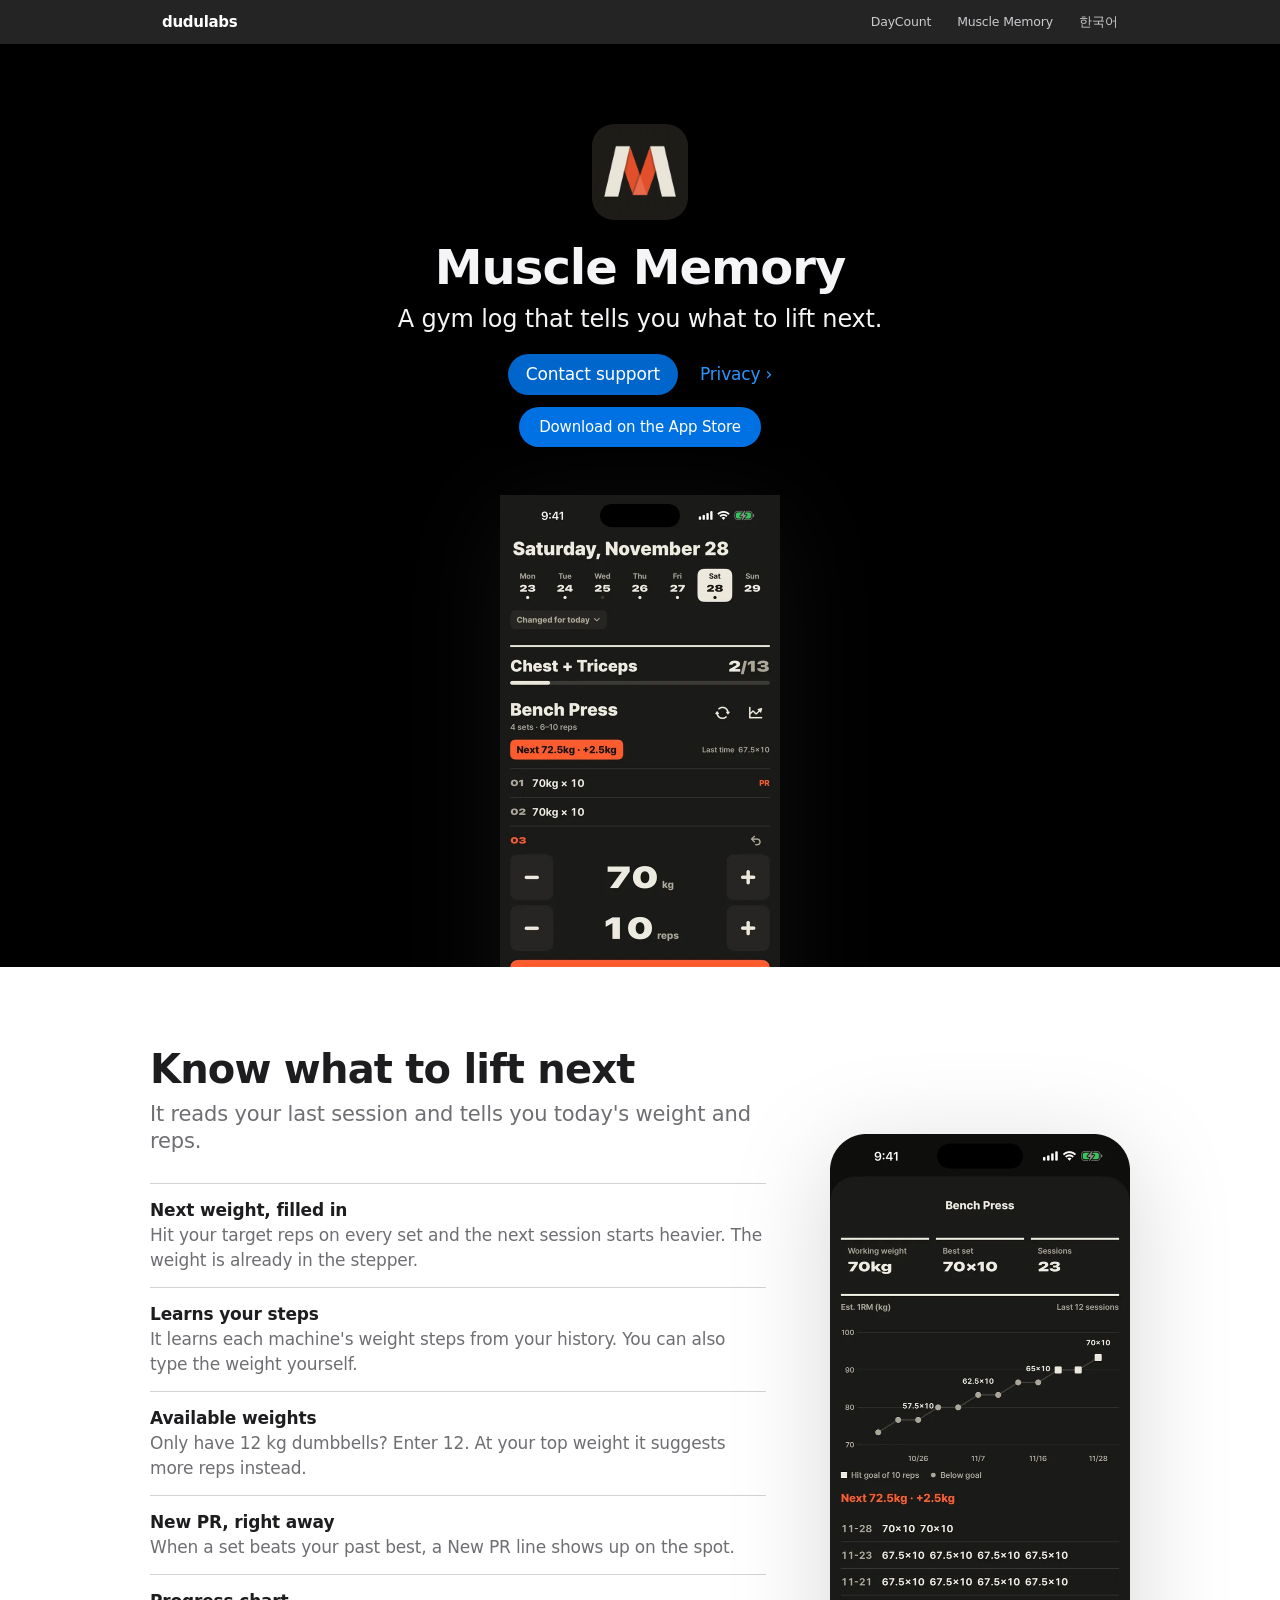
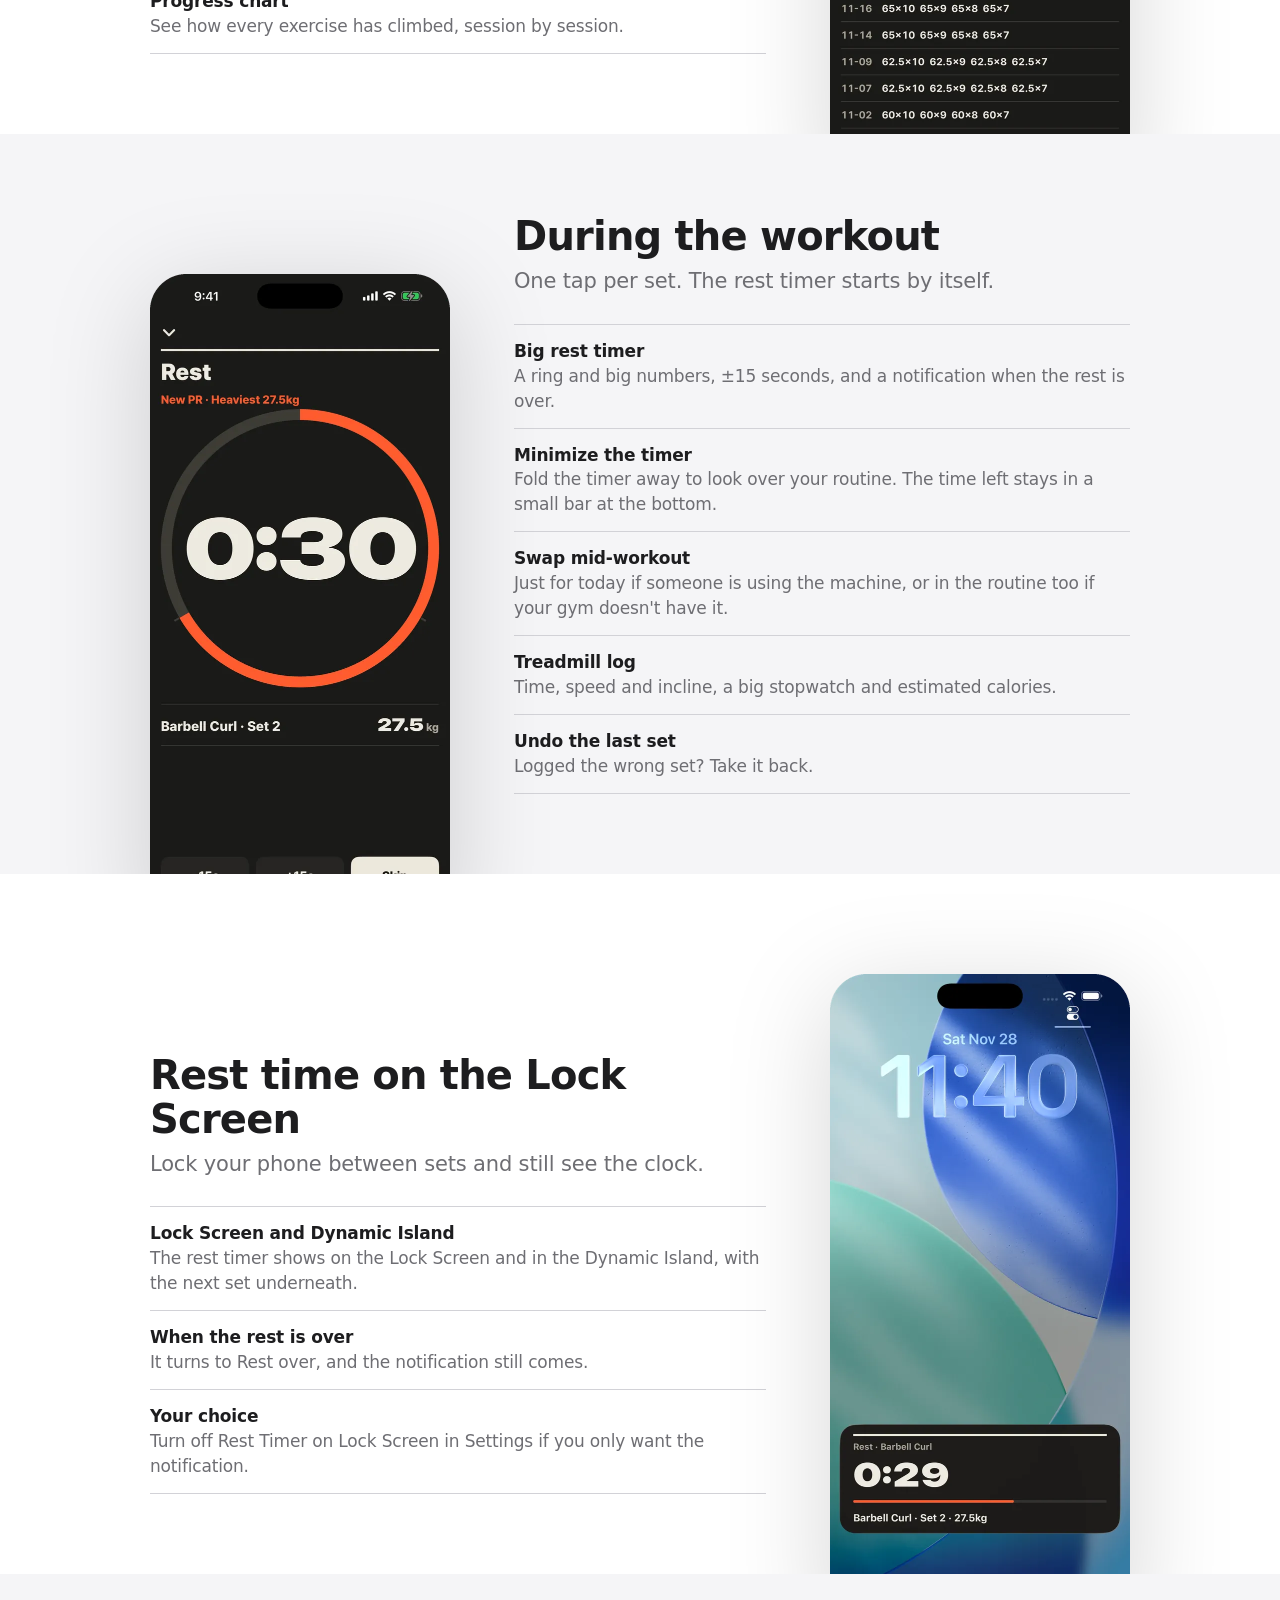
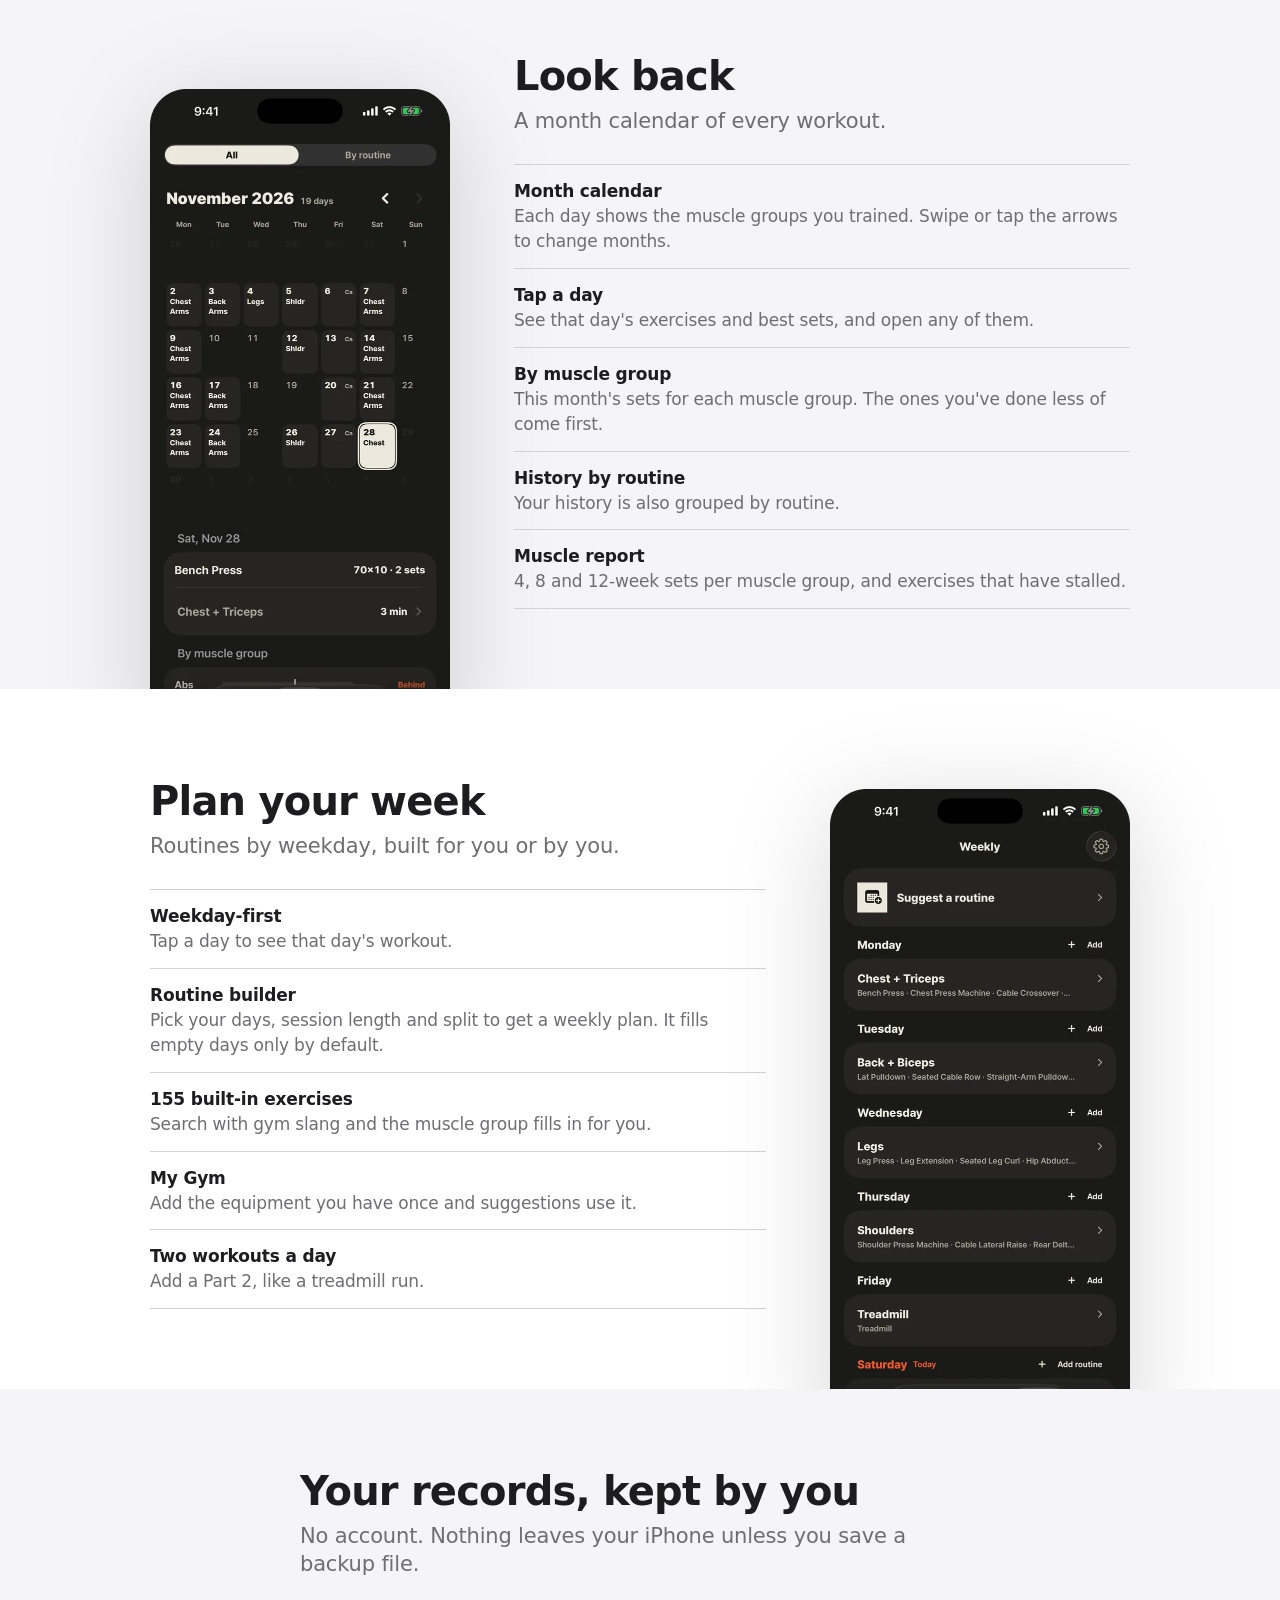
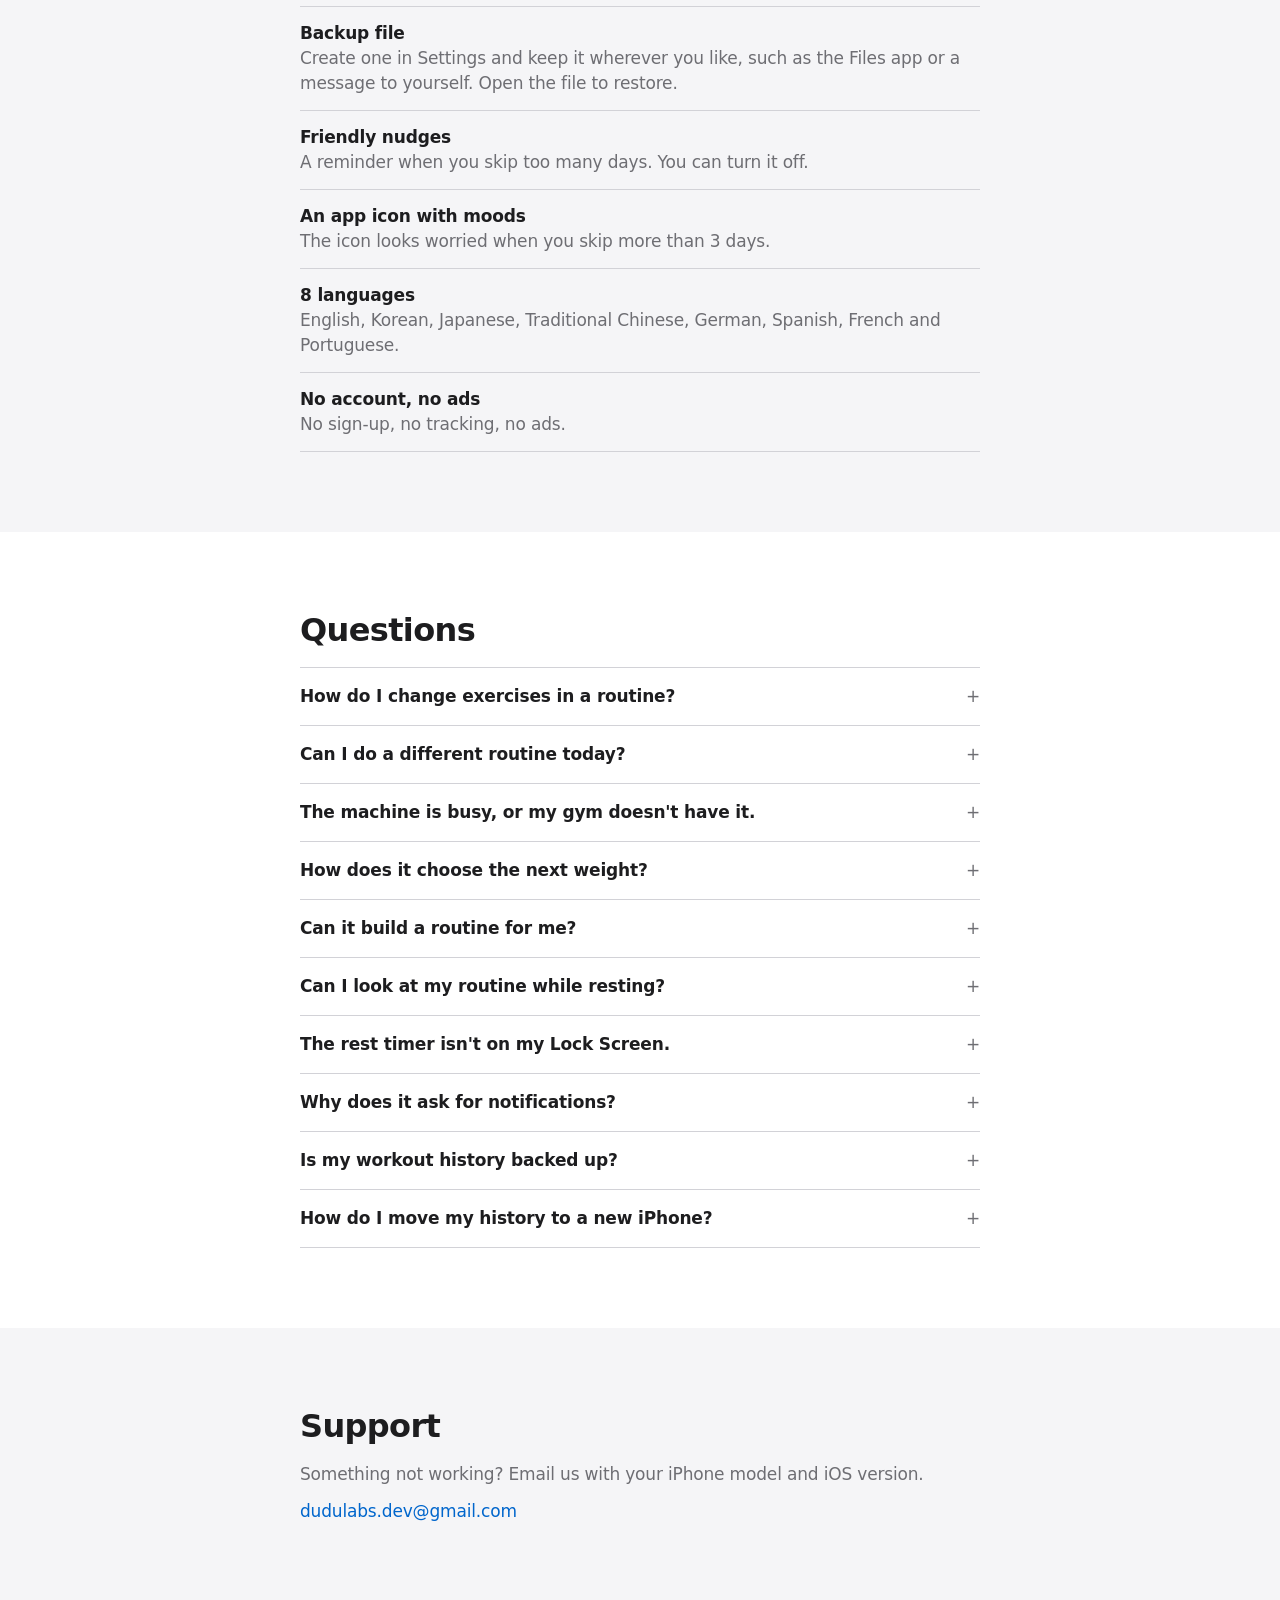
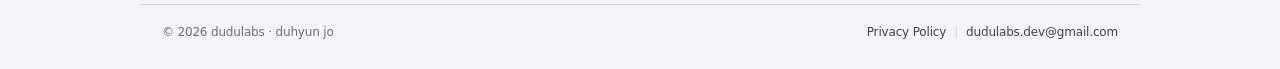
<file: musclememory/index.html>
<!doctype html>
<html lang="en">
<head>
<meta charset="utf-8">
<meta name="viewport" content="width=device-width,initial-scale=1">
<title>Muscle Memory — dudulabs</title>
<meta name="description" content="A gym log that tells you what to lift next.">
<link rel="stylesheet" href="../style.css">
<script>(function(){var s=localStorage.getItem('lang');var l=s||((navigator.language||'en').toLowerCase().indexOf('ko')===0?'ko':'en');document.documentElement.setAttribute('data-lang',l);window.toggleLang=function(){var n=document.documentElement.getAttribute('data-lang')==='ko'?'en':'ko';document.documentElement.setAttribute('data-lang',n);localStorage.setItem('lang',n)}})()</script>
</head>
<body>
<nav class="gnav"><div class="in">
<a class="mark" href="../index.html">dudulabs</a>
<a class="app" href="../daycount/"><span lang="en">DayCount</span><span lang="ko">데이카운트</span></a><a class="app" href="../musclememory/"><span lang="en">Muscle Memory</span><span lang="ko">머슬메모리</span></a>
<button onclick="toggleLang()"><span lang="en">한국어</span><span lang="ko">English</span></button>
</div></nav>
<main>
<section class="tile dark has-shots"><img class="icon" src="../assets/apps/musclememory.png" alt="Muscle Memory icon"><h1><span lang="en">Muscle Memory</span><span lang="ko">머슬메모리</span></h1><p class="tag"><span lang="en">A gym log that tells you what to lift next.</span><span lang="ko">다음에 몇 kg 들지 알려주는 운동 기록.</span></p><div class="links"><a class="pill" href="mailto:dudulabs.dev@gmail.com?subject=Muscle%20Memory%20support"><span lang="en">Contact support</span><span lang="ko">문의하기</span></a><a class="more" href="privacy.html"><span lang="en">Privacy</span><span lang="ko">개인정보처리방침</span></a></div><p class="note"><a class="store" href="https://apps.apple.com/app/id6834974384"><span lang="en">Download on the App Store</span><span lang="ko">App Store에서 받기</span></a></p><div class="shots-wrap"><div class="shots"><img lang="en" src="../assets/features/hero-mm-today-en.webp" width="560" height="1216" alt="Muscle Memory Today tab with the day&#x27;s workout and a Finish set button" loading="lazy"><img lang="ko" src="../assets/features/hero-mm-today-ko.webp" width="560" height="1216" alt="오늘의 운동과 세트 완료 버튼이 있는 머슬메모리 오늘 탭" loading="lazy"></div></div></section>
<section class="band pics" id="next-weight"><div class="wrap"><div class="copy"><h2><span lang="en">Know what to lift next</span><span lang="ko">다음에 몇 kg 들지</span></h2><p class="lead"><span lang="en">It reads your last session and tells you today's weight and reps.</span><span lang="ko">지난 기록을 보고 오늘 무게와 횟수를 알려줘요.</span></p><dl><div><dt><span lang="en">Next weight, filled in</span><span lang="ko">다음 무게가 미리</span></dt><dd><span lang="en">Hit your target reps on every set and the next session starts heavier. The weight is already in the stepper.</span><span lang="ko">모든 세트에서 목표 횟수를 채우면 다음번엔 무게를 올려 둬요. 스테퍼에 이미 들어가 있어요.</span></dd></div><div><dt><span lang="en">Learns your steps</span><span lang="ko">기구마다 다른 증량 단위</span></dt><dd><span lang="en">It learns each machine's weight steps from your history. You can also type the weight yourself.</span><span lang="ko">기록에서 기구마다 다른 증량 단위를 배워요. 무게 칸을 직접 적을 수도 있어요.</span></dd></div><div><dt><span lang="en">Available weights</span><span lang="ko">가진 무게 설정</span></dt><dd><span lang="en">Only have 12 kg dumbbells? Enter 12. At your top weight it suggests more reps instead.</span><span lang="ko">덤벨이 12kg뿐이면 12만 적어 두세요. 최고 무게에선 횟수를 늘리라고 알려 줘요.</span></dd></div><div><dt><span lang="en">New PR, right away</span><span lang="ko">신기록은 바로</span></dt><dd><span lang="en">When a set beats your past best, a New PR line shows up on the spot.</span><span lang="ko">지난 기록을 넘은 세트는 그 자리에서 ‘신기록’으로 알려 줘요.</span></dd></div><div><dt><span lang="en">Progress chart</span><span lang="ko">종목별 성장 차트</span></dt><dd><span lang="en">See how every exercise has climbed, session by session.</span><span lang="ko">종목마다 무게가 얼마나 늘었는지 한눈에 봐요.</span></dd></div></dl></div><div class="pic"><img lang="en" src="../assets/features/mm-chart-en.webp" width="600" height="1299" alt="Bench press chart with the weight of each session and the next suggested weight" loading="lazy" decoding="async"><img lang="ko" src="../assets/features/mm-chart-ko.webp" width="600" height="1299" alt="세션별 무게와 다음 추천 무게가 보이는 벤치프레스 차트" loading="lazy" decoding="async"></div></div></section>
<section class="band parch pics flip" id="workout"><div class="wrap"><div class="copy"><h2><span lang="en">During the workout</span><span lang="ko">운동하는 동안</span></h2><p class="lead"><span lang="en">One tap per set. The rest timer starts by itself.</span><span lang="ko">세트를 마치면 버튼 한 번, 휴식 타이머가 바로 시작돼요.</span></p><dl><div><dt><span lang="en">Big rest timer</span><span lang="ko">큰 휴식 타이머</span></dt><dd><span lang="en">A ring and big numbers, ±15 seconds, and a notification when the rest is over.</span><span lang="ko">큰 링과 큰 숫자, ±15초, 끝나면 알림이 와요.</span></dd></div><div><dt><span lang="en">Minimize the timer</span><span lang="ko">타이머 접어 두기</span></dt><dd><span lang="en">Fold the timer away to look over your routine. The time left stays in a small bar at the bottom.</span><span lang="ko">타이머를 접고 루틴을 봐요. 남은 시간은 아래 작은 막대에 보여요.</span></dd></div><div><dt><span lang="en">Swap mid-workout</span><span lang="ko">운동 중 바꾸기</span></dt><dd><span lang="en">Just for today if someone is using the machine, or in the routine too if your gym doesn't have it.</span><span lang="ko">누가 쓰고 있으면 오늘만, 기구가 없으면 루틴에서도 바꿔요.</span></dd></div><div><dt><span lang="en">Treadmill log</span><span lang="ko">러닝머신 기록</span></dt><dd><span lang="en">Time, speed and incline, a big stopwatch and estimated calories.</span><span lang="ko">시간·속도·경사, 큰 스톱워치, 대략 칼로리.</span></dd></div><div><dt><span lang="en">Undo the last set</span><span lang="ko">방금 넣은 세트 취소</span></dt><dd><span lang="en">Logged the wrong set? Take it back.</span><span lang="ko">잘못 넣은 세트는 바로 취소해요.</span></dd></div></dl></div><div class="pic"><img lang="en" src="../assets/features/mm-rest-en.webp" width="600" height="1299" alt="Rest timer with a large ring and big numbers counting down between sets" loading="lazy" decoding="async"><img lang="ko" src="../assets/features/mm-rest-ko.webp" width="600" height="1299" alt="큰 링과 큰 숫자로 세트 사이를 세는 휴식 타이머" loading="lazy" decoding="async"></div></div></section>
<section class="band pics" id="lock-screen"><div class="wrap"><div class="copy"><h2><span lang="en">Rest time on the Lock Screen</span><span lang="ko">잠금화면에 휴식 시간</span></h2><p class="lead"><span lang="en">Lock your phone between sets and still see the clock.</span><span lang="ko">세트 사이에 폰을 잠가도 남은 시간이 보여요.</span></p><dl><div><dt><span lang="en">Lock Screen and Dynamic Island</span><span lang="ko">잠금화면과 Dynamic Island</span></dt><dd><span lang="en">The rest timer shows on the Lock Screen and in the Dynamic Island, with the next set underneath.</span><span lang="ko">휴식 타이머가 잠금화면과 Dynamic Island에 보이고, 아래에 다음 세트가 나와요.</span></dd></div><div><dt><span lang="en">When the rest is over</span><span lang="ko">휴식이 끝나면</span></dt><dd><span lang="en">It turns to Rest over, and the notification still comes.</span><span lang="ko">‘휴식 끝’으로 바뀌고, 알림도 그대로 와요.</span></dd></div><div><dt><span lang="en">Your choice</span><span lang="ko">끄고 켜기</span></dt><dd><span lang="en">Turn off Rest Timer on Lock Screen in Settings if you only want the notification.</span><span lang="ko">알림만 받고 싶으면 설정의 ‘잠금화면에 휴식 타이머’를 꺼요.</span></dd></div></dl></div><div class="pic"><img lang="en" src="../assets/features/mm-lock-en.webp" width="600" height="1299" alt="Lock Screen showing the Muscle Memory rest timer with the time left and the next set" loading="lazy" decoding="async"><img lang="ko" src="../assets/features/mm-lock-ko.webp" width="600" height="1299" alt="남은 시간과 다음 세트가 보이는 잠금화면의 머슬메모리 휴식 타이머" loading="lazy" decoding="async"></div></div></section>
<section class="band parch pics flip" id="history"><div class="wrap"><div class="copy"><h2><span lang="en">Look back</span><span lang="ko">돌아보기</span></h2><p class="lead"><span lang="en">A month calendar of every workout.</span><span lang="ko">운동한 날을 한 달 달력으로.</span></p><dl><div><dt><span lang="en">Month calendar</span><span lang="ko">한 달 달력</span></dt><dd><span lang="en">Each day shows the muscle groups you trained. Swipe or tap the arrows to change months.</span><span lang="ko">날마다 어떤 부위를 했는지 칸에 보여요. 밀거나 화살표로 달을 바꿔요.</span></dd></div><div><dt><span lang="en">Tap a day</span><span lang="ko">날을 누르면</span></dt><dd><span lang="en">See that day's exercises and best sets, and open any of them.</span><span lang="ko">그날 운동한 종목과 최고 세트가 나오고, 눌러서 자세히 봐요.</span></dd></div><div><dt><span lang="en">By muscle group</span><span lang="ko">부위별</span></dt><dd><span lang="en">This month's sets for each muscle group. The ones you've done less of come first.</span><span lang="ko">이번 달 부위마다 세트가 막대로 보여요. 덜 한 부위가 위로 올라와요.</span></dd></div><div><dt><span lang="en">History by routine</span><span lang="ko">루틴별 기록</span></dt><dd><span lang="en">Your history is also grouped by routine.</span><span lang="ko">루틴별로도 기록을 모아 봐요.</span></dd></div><div><dt><span lang="en">Muscle report</span><span lang="ko">부위별 리포트</span></dt><dd><span lang="en">4, 8 and 12-week sets per muscle group, and exercises that have stalled.</span><span lang="ko">4·8·12주 부위별 세트 수와 정체된 종목을 알려 줘요.</span></dd></div></dl></div><div class="pic"><img lang="en" src="../assets/features/mm-month-en.webp" width="600" height="1299" alt="History tab with a month calendar showing the muscle groups trained each day" loading="lazy" decoding="async"><img lang="ko" src="../assets/features/mm-month-ko.webp" width="600" height="1299" alt="날마다 한 부위가 적힌 한 달 달력이 있는 기록 탭" loading="lazy" decoding="async"></div></div></section>
<section class="band pics" id="plan"><div class="wrap"><div class="copy"><h2><span lang="en">Plan your week</span><span lang="ko">일주일을 계획해요</span></h2><p class="lead"><span lang="en">Routines by weekday, built for you or by you.</span><span lang="ko">요일별 루틴을 직접 만들거나 추천받아요.</span></p><dl><div><dt><span lang="en">Weekday-first</span><span lang="ko">요일 중심 화면</span></dt><dd><span lang="en">Tap a day to see that day's workout.</span><span lang="ko">요일을 누르면 그날 운동이 바로 보여요.</span></dd></div><div><dt><span lang="en">Routine builder</span><span lang="ko">루틴 추천</span></dt><dd><span lang="en">Pick your days, session length and split to get a weekly plan. It fills empty days only by default.</span><span lang="ko">요일, 운동 시간, 분할만 고르면 요일별 루틴을 짜 줘요. 빈 요일만 채우는 게 기본이에요.</span></dd></div><div><dt><span lang="en">155 built-in exercises</span><span lang="ko">종목 155개 기본 목록</span></dt><dd><span lang="en">Search with gym slang and the muscle group fills in for you.</span><span lang="ko">‘사레레’ 같은 줄임말로 찾고 부위도 자동으로 채워져요.</span></dd></div><div><dt><span lang="en">My Gym</span><span lang="ko">내 헬스장</span></dt><dd><span lang="en">Add the equipment you have once and suggestions use it.</span><span lang="ko">있는 기구를 한 번 등록하면 추천에 반영돼요.</span></dd></div><div><dt><span lang="en">Two workouts a day</span><span lang="ko">하루 두 번 운동</span></dt><dd><span lang="en">Add a Part 2, like a treadmill run.</span><span lang="ko">2부로 러닝머신이나 다른 루틴을 추가해요.</span></dd></div></dl></div><div class="pic"><img lang="en" src="../assets/features/mm-weekly-en.webp" width="600" height="1299" alt="Weekly tab listing a routine under each weekday" loading="lazy" decoding="async"><img lang="ko" src="../assets/features/mm-weekly-ko.webp" width="600" height="1299" alt="요일마다 루틴이 나열된 주간 탭" loading="lazy" decoding="async"></div></div></section>
<section class="band parch noimg" id="habit"><div class="wrap"><div class="copy"><h2><span lang="en">Your records, kept by you</span><span lang="ko">기록은 내가 보관해요</span></h2><p class="lead"><span lang="en">No account. Nothing leaves your iPhone unless you save a backup file.</span><span lang="ko">가입 없이 바로. 백업 파일을 직접 만들지 않으면 아이폰 밖으로 나가지 않아요.</span></p><dl><div><dt><span lang="en">Backup file</span><span lang="ko">백업 파일</span></dt><dd><span lang="en">Create one in Settings and keep it wherever you like, such as the Files app or a message to yourself. Open the file to restore.</span><span lang="ko">설정에서 만들어 파일 앱이나 나에게 보내기 등 원하는 곳에 보관하세요. 그 파일을 열면 바로 불러와요.</span></dd></div><div><dt><span lang="en">Friendly nudges</span><span lang="ko">근손실 전에 알림</span></dt><dd><span lang="en">A reminder when you skip too many days. You can turn it off.</span><span lang="ko">쉬는 날이 길어지면 알려줘요. 끌 수 있어요.</span></dd></div><div><dt><span lang="en">An app icon with moods</span><span lang="ko">표정이 바뀌는 앱 아이콘</span></dt><dd><span lang="en">The icon looks worried when you skip more than 3 days.</span><span lang="ko">3일 넘게 쉬면 아이콘이 걱정하는 얼굴로 바뀌어요.</span></dd></div><div><dt><span lang="en">8 languages</span><span lang="ko">8개 언어</span></dt><dd><span lang="en">English, Korean, Japanese, Traditional Chinese, German, Spanish, French and Portuguese.</span><span lang="ko">한국어·영어·일본어·중국어(번체)·독일어·스페인어·프랑스어·포르투갈어.</span></dd></div><div><dt><span lang="en">No account, no ads</span><span lang="ko">가입도 광고도 없어요</span></dt><dd><span lang="en">No sign-up, no tracking, no ads.</span><span lang="ko">로그인, 추적, 광고가 없어요.</span></dd></div></dl></div></div></section>
<section class="band noimg small" id="faq"><div class="wrap"><h2><span lang="en">Questions</span><span lang="ko">자주 묻는 질문</span></h2><div style="margin-top:18px"><details><summary><span lang="en">How do I change exercises in a routine?</span><span lang="ko">루틴의 종목은 어떻게 바꾸나요?</span></summary><p><span lang="en">Open the Weekly tab and tap a routine under any day. You can add, remove or reorder exercises and set sets and reps.</span><span lang="ko">주간 탭에서 요일 아래 루틴을 누르면 종목 추가·삭제·순서 변경과 세트·횟수 설정을 할 수 있어요.</span></p></details><details><summary><span lang="en">Can I do a different routine today?</span><span lang="ko">오늘만 다른 루틴을 할 수 있나요?</span></summary><p><span lang="en">Yes. Open the Today tab, tap another weekday at the top, then use “Change or add today's workout”. It changes today only and your routine stays the same.</span><span lang="ko">네. 오늘 탭 위쪽에서 다른 요일을 누른 뒤 ‘오늘 운동 바꾸기·추가’를 누르세요. 오늘만 바뀌고 루틴은 그대로예요.</span></p></details><details><summary><span lang="en">The machine is busy, or my gym doesn't have it.</span><span lang="ko">기구가 사용 중이거나 헬스장에 없어요.</span></summary><p><span lang="en">Tap Swap on the exercise during your workout. Choose today only, or replace it in the routine as well.</span><span lang="ko">운동 중 그 종목의 ‘바꾸기’를 누르세요. 오늘만 바꾸거나 루틴에서도 바꿀 수 있어요.</span></p></details><details><summary><span lang="en">How does it choose the next weight?</span><span lang="ko">다음 무게는 어떻게 정하나요?</span></summary><p><span lang="en">When you hit your target reps on every set, it suggests going heavier next time. It learns each machine's step from your history. If you only have certain weights, such as 12 kg dumbbells, set them under Available weights. At your top weight it suggests more reps instead.</span><span lang="ko">모든 세트에서 목표 횟수를 채우면 다음에 무게를 올리라고 알려줘요. 기구마다 증량 단위는 기록에서 배워요. 12kg 덤벨처럼 가진 무게가 정해져 있으면 ‘가진 무게’에 적어 두세요. 최고 무게에서는 횟수를 늘리라고 알려줘요.</span></p></details><details><summary><span lang="en">Can it build a routine for me?</span><span lang="ko">루틴을 대신 짜 주나요?</span></summary><p><span lang="en">Yes. Open the Weekly tab and tap Suggest a routine. Pick your days, session length and split. Add your gym's equipment once in My Gym under Settings. By default it fills empty days only, and days that already have a routine stay as they are.</span><span lang="ko">네. 주간 탭에서 ‘루틴 추천’을 누르고 요일, 운동 시간, 분할을 고르세요. 설정의 ‘내 헬스장’에 있는 기구를 한 번 등록해 두면 돼요. 기본은 빈 요일만 채우고, 이미 루틴이 있는 요일은 그대로 둬요.</span></p></details><details><summary><span lang="en">Can I look at my routine while resting?</span><span lang="ko">쉬는 동안 루틴을 볼 수 있나요?</span></summary><p><span lang="en">Yes. Tap the arrow at the top left of the rest timer to minimize it. The timer keeps running in a small bar above the tabs. Tap the bar to open the timer again.</span><span lang="ko">네. 휴식 화면 왼쪽 위 화살표를 누르면 타이머가 접혀요. 타이머는 탭 위 작은 막대에서 계속 돌고, 막대를 누르면 다시 커져요.</span></p></details><details><summary><span lang="en">The rest timer isn't on my Lock Screen.</span><span lang="ko">잠금화면에 휴식 타이머가 안 보여요.</span></summary><p><span lang="en">Check that Rest Timer on Lock Screen is on in the app's Settings, and that Live Activities are allowed for Muscle Memory in the iOS Settings app.</span><span lang="ko">앱 설정에서 ‘잠금화면에 휴식 타이머’가 켜져 있는지, iOS 설정 앱에서 머슬메모리의 실시간 현황이 허용돼 있는지 확인해 주세요.</span></p></details><details><summary><span lang="en">Why does it ask for notifications?</span><span lang="ko">왜 알림 권한을 묻나요?</span></summary><p><span lang="en">To tell you when your rest timer ends and to nudge you on workout days. You can turn nudges off in Settings. Notifications are created on your iPhone; nothing is sent to a server.</span><span lang="ko">휴식 타이머가 끝났을 때와 운동하는 날 깜빡하지 않게 알려주기 위해서예요. 운동 알림은 설정에서 끌 수 있어요. 알림은 아이폰 안에서 만들어지고 서버로 보내는 건 없어요.</span></p></details><details><summary><span lang="en">Is my workout history backed up?</span><span lang="ko">운동 기록이 백업되나요?</span></summary><p><span lang="en">Your history is stored only on your iPhone and there is no cloud sync. In Settings you can create a backup file and keep it wherever you like. Without a backup file, deleting the app deletes your history.</span><span lang="ko">기록은 아이폰에만 저장되고 클라우드 동기화는 없어요. 설정에서 백업 파일을 만들어 원하는 곳에 보관할 수 있어요. 백업 파일이 없으면 앱을 삭제할 때 기록도 함께 지워져요.</span></p></details><details><summary><span lang="en">How do I move my history to a new iPhone?</span><span lang="ko">새 아이폰으로 옮기려면요?</span></summary><p><span lang="en">Create a backup file in Settings and send it to yourself. On the new iPhone, install Muscle Memory and open the file. The app checks it and asks before replacing anything.</span><span lang="ko">설정에서 백업 파일을 만들어 나에게 보내 두세요. 새 아이폰에 머슬메모리를 설치하고 그 파일을 열면 돼요. 바꾸기 전에 파일 내용을 보여 주고 물어봐요.</span></p></details></div></div></section>
<section class="band noimg small parch" id="support"><div class="wrap"><h2><span lang="en">Support</span><span lang="ko">지원</span></h2><p style="color:var(--muted);margin-top:18px"><span lang="en">Something not working? Email us with your iPhone model and iOS version.</span><span lang="ko">문제가 있으면 아이폰 모델과 iOS 버전을 같이 적어 메일 주세요.</span></p><p style="margin-top:12px"><a href="mailto:dudulabs.dev@gmail.com?subject=Muscle%20Memory%20support">dudulabs.dev@gmail.com</a></p></div></section>
</main>
<footer><div class="in">
<span>© 2026 dudulabs · duhyun jo</span>
<span><a href="../privacy.html"><span lang="en">Privacy Policy</span><span lang="ko">개인정보처리방침</span></a><span class="sep">|</span><a href="mailto:dudulabs.dev@gmail.com">dudulabs.dev@gmail.com</a></span>
</div></footer>
</body>
</html>
</file>
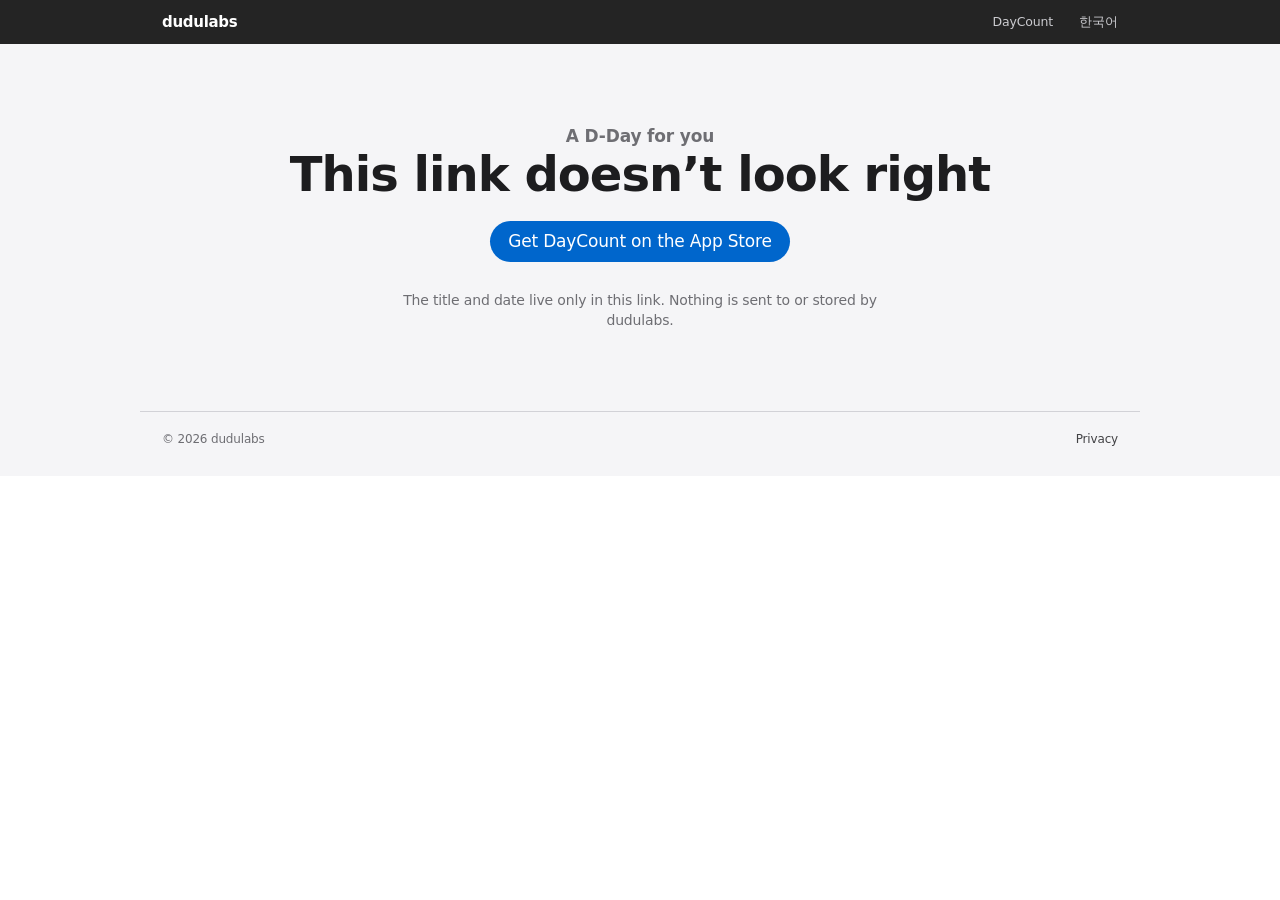
<file: daycount/add/index.html>
<!doctype html>
<html lang="en">
<head>
<meta charset="utf-8">
<meta name="viewport" content="width=device-width,initial-scale=1">
<meta name="robots" content="noindex,nofollow">
<meta name="referrer" content="no-referrer">
<title>D-Day — DayCount</title>
<meta name="description" content="Open this D-Day in DayCount.">
<meta property="og:title" content="DayCount D-Day">
<meta property="og:description" content="디데이를 받았어요. DayCount에서 열어 추가하세요. · Open it in DayCount to add it.">
<meta property="og:image" content="https://dudulabs-dev.github.io/assets/shots/dc-widgets-ko.png">
<link rel="stylesheet" href="../../style.css">
<style>
.count{font-size:80px;font-weight:600;letter-spacing:-.03em;line-height:1;margin-top:28px}
.recv .date{font-size:21px;color:var(--muted);margin-top:12px}
.recv h1{word-break:keep-all;overflow-wrap:anywhere}
.recv .fine{max-width:520px;margin:28px auto 0;font-size:14px;color:var(--muted)}
.recv[data-state=bad] .ok,.recv[data-state=ok] .bad,.recv[data-state=old] .ok,.recv[data-state=old] .bad-only{display:none}
.recv:not([data-state=old]) .old{display:none}
@media (max-width:734px){.count{font-size:64px}}
</style>
<script>(function(){var s=localStorage.getItem('lang');var l=s||((navigator.language||'en').toLowerCase().indexOf('ko')===0?'ko':'en');document.documentElement.setAttribute('data-lang',l);window.toggleLang=function(){var n=document.documentElement.getAttribute('data-lang')==='ko'?'en':'ko';document.documentElement.setAttribute('data-lang',n);localStorage.setItem('lang',n)}})()</script>
</head>
<body>
<nav class="gnav"><div class="in">
<a class="mark" href="../../index.html">dudulabs</a>
<a class="app" href="../"><span lang="en">DayCount</span><span lang="ko">데이카운트</span></a>
<button onclick="toggleLang()"><span lang="en">한국어</span><span lang="ko">English</span></button>
</div></nav>
<main>
<section class="tile parch solo recv" id="recv" data-state="bad">
<p class="eyebrow"><span lang="en">A D-Day for you</span><span lang="ko">디데이를 받았어요</span></p>
<div class="ok">
<h1 id="title"></h1>
<p class="count"><span lang="en" id="count-en"></span><span lang="ko" id="count-ko"></span></p>
<p class="date"><span lang="en" id="date-en"></span><span lang="ko" id="date-ko"></span></p>
</div>
<div class="bad">
<h1 class="bad-only"><span lang="en">This link doesn’t look right</span><span lang="ko">링크가 올바르지 않아요</span></h1>
<h1 class="old"><span lang="en">Update DayCount to open this link</span><span lang="ko">DayCount를 업데이트해 주세요</span></h1>
</div>
<div class="links">
<a class="pill" href="https://apps.apple.com/app/id6834637942"><span lang="en">Get DayCount on the App Store</span><span lang="ko">App Store에서 받기</span></a>
<a class="more ok" id="open" href="#"><span lang="en">Open in DayCount</span><span lang="ko">앱에서 열기</span></a>
</div>
<p class="fine ok"><span lang="en">Already installed DayCount? Tap the link you received again and it opens in the app, where you can add this D-Day.</span><span lang="ko">앱을 설치한 뒤 받은 링크를 다시 눌러 주세요. 앱에서 이 디데이를 추가할 수 있어요.</span></p>
<p class="fine"><span lang="en">The title and date live only in this link. Nothing is sent to or stored by dudulabs.</span><span lang="ko">제목과 날짜는 링크 안에만 있어요. dudulabs 서버로 보내지거나 저장되지 않아요.</span></p>
</section>
</main>
<footer><div class="in">
<span>© 2026 dudulabs</span>
<span><a href="../privacy.html"><span lang="en">Privacy</span><span lang="ko">개인정보처리방침</span></a></span>
</div></footer>
<script>
(function(){
  // Same rules as the app (DayCountShareLink.swift). Data is in the #fragment, so it never reaches the server.
  var MAX_URL = 2048, MAX_TITLE = 60;
  var THEMES = ['anniversary','exam','travel','birthday','wedding','dueDate','diet','dday100','discharge','custom'];
  function graphemes(s){ if (window.Intl && Intl.Segmenter) { return Array.from(new Intl.Segmenter().segment(s)).length; } return Array.from(s).length; }
  function cleanTitle(t){
    t = t.normalize('NFC')
      .replace(/[\u0000-\u001F\u007F-\u009F\u2028\u2029]/g, ' ')
      .replace(/[\u200B\u200C\u200E\u200F\u202A-\u202E\u2066-\u2069\uFEFF]/g, '')
      .replace(/\s+/g, ' ').trim();
    var n = graphemes(t);
    return (n >= 1 && n <= MAX_TITLE) ? t : null;
  }
  function parse(hash){
    if (!hash || location.href.length > MAX_URL) return {err:'bad'};
    var m = {}, parts = hash.split('&');
    for (var i = 0; i < parts.length; i++) {
      var p = parts[i]; if (!p) continue;
      var j = p.indexOf('='); if (j < 0) return {err:'bad'};
      var k, v;
      try { k = decodeURIComponent(p.slice(0, j)); v = decodeURIComponent(p.slice(j + 1)); } catch (e) { return {err:'bad'}; }
      if (Object.prototype.hasOwnProperty.call(m, k)) return {err:'bad'};
      m[k] = v;
    }
    if (m.v === undefined) return {err:'bad'};
    if (m.v !== '1') return {err:'old'};
    var title = m.t === undefined ? null : cleanTitle(m.t);
    if (!title) return {err:'bad'};
    var dm = /^(\d{4})-(\d{2})-(\d{2})$/.exec(m.d || '');
    if (!dm) return {err:'bad'};
    var y = +dm[1], mo = +dm[2], d = +dm[3];
    var probe = new Date(Date.UTC(y, mo - 1, d));
    if (y < 1900 || y > 2200 || probe.getUTCMonth() !== mo - 1 || probe.getUTCDate() !== d) return {err:'bad'};
    var mode = m.m, rec = m.r === undefined ? 'n' : m.r, cal = m.c === undefined ? 's' : m.c, s = m.s === undefined ? '0' : m.s;
    if (['d','u'].indexOf(mode) < 0 || ['n','y','m','w'].indexOf(rec) < 0 || ['s','l'].indexOf(cal) < 0 || ['0','1'].indexOf(s) < 0) return {err:'bad'};
    var th = THEMES.indexOf(m.th) >= 0 ? m.th : 'custom';
    return {title:title, y:y, mo:mo, d:d, mode:mode, rec:rec, cal:cal, startDay:s === '1', theme:th};
  }
  function labels(x){
    if (x.cal === 'l') return {ko:'', en:''};   // lunar: date only (the app converts it)
    var now = new Date(), today = new Date(now.getFullYear(), now.getMonth(), now.getDate());
    var target = new Date(x.y, x.mo - 1, x.d);
    if (x.mode === 'd' && x.rec === 'y') {
      target = new Date(today.getFullYear(), x.mo - 1, x.d);
      if (target < today) target = new Date(today.getFullYear() + 1, x.mo - 1, x.d);
    }
    var delta = Math.round((target - today) / 86400000);
    if (x.startDay && delta < 0) return {ko:(-delta + 1) + '일째', en:'Day ' + (-delta + 1)};
    if (delta === 0) return {ko:'D-Day', en:'Today'};
    var before = x.mode === 'd' ? delta > 0 : delta >= 0, n = Math.abs(delta);
    return before ? {ko:'D-' + n, en:n + (n === 1 ? ' day left' : ' days left')} : {ko:'D+' + n, en:n + (n === 1 ? ' day since' : ' days since')};
  }
  function dates(x){
    var lunarKo = x.cal === 'l' ? ' (음력)' : '', lunarEn = x.cal === 'l' ? ' (Lunar)' : '';
    var en = new Date(Date.UTC(x.y, x.mo - 1, x.d)).toLocaleDateString('en-US', {year:'numeric', month:'long', day:'numeric', timeZone:'UTC'});
    return {ko:x.y + '년 ' + x.mo + '월 ' + x.d + '일' + lunarKo, en:en + lunarEn};
  }
  var hash = location.hash.replace(/^#/, '');
  var r = parse(hash), box = document.getElementById('recv');
  if (r.err) { box.setAttribute('data-state', r.err); return; }
  document.getElementById('title').textContent = r.title;
  var l = labels(r), dt = dates(r);
  document.getElementById('count-ko').textContent = l.ko;
  document.getElementById('count-en').textContent = l.en;
  document.getElementById('date-ko').textContent = dt.ko;
  document.getElementById('date-en').textContent = dt.en;
  document.getElementById('open').href = 'daycount://add#' + hash;
  document.title = r.title + ' — DayCount';
  box.setAttribute('data-state', 'ok');
})();
</script>
</body>
</html>
</file>
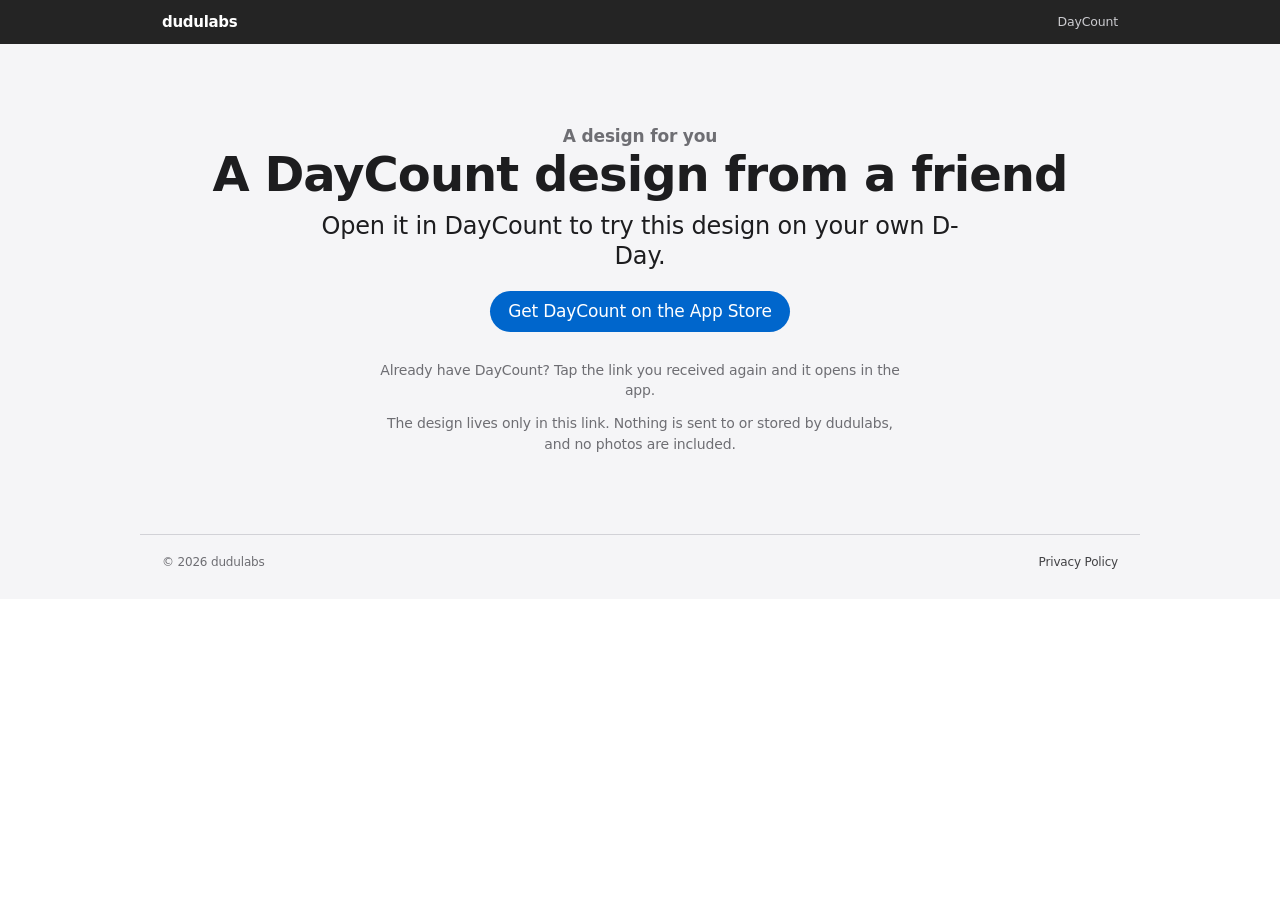
<file: daycount/design/index.html>
<!doctype html>
<html lang="ko">
<head>
<meta charset="utf-8">
<meta name="viewport" content="width=device-width,initial-scale=1">
<meta name="robots" content="noindex,nofollow">
<meta name="referrer" content="no-referrer">
<title>친구가 보낸 데이카운트 디자인</title>
<meta name="description" content="A DayCount design from a friend. 친구가 보낸 데이카운트 디자인.">
<meta property="og:title" content="친구가 보낸 데이카운트 디자인">
<meta property="og:description" content="A DayCount design from a friend · DayCount에서 열어 내 디데이에 입혀 보세요.">
<meta property="og:image" content="https://dudulabs-dev.github.io/assets/shots/dc-widgets-ko.png">
<link rel="stylesheet" href="../../style.css">
<style>
.recv h1{word-break:keep-all;overflow-wrap:anywhere}
.recv .fine{max-width:520px;margin:28px auto 0;font-size:14px;color:var(--muted)}
.recv .fine+.fine{margin-top:12px}
.recv[data-state=bad] #open{display:none}
</style>
</head>
<body>
<nav class="gnav"><div class="in">
<a class="mark" href="../../index.html">dudulabs</a>
<a class="app" href="../" id="navapp">DayCount</a>
</div></nav>
<main>
<section class="tile parch solo recv" id="recv" data-state="bad">
<p class="eyebrow" id="eyebrow"></p>
<h1 id="title"></h1>
<p class="tag" id="tag"></p>
<div class="links">
<a class="pill" id="store" href="https://apps.apple.com/app/id6834637942"></a>
<a class="more" id="open" href="#"></a>
</div>
<p class="fine" id="fine1"></p>
<p class="fine" id="fine2"></p>
</section>
</main>
<footer><div class="in">
<span>© 2026 dudulabs</span>
<span><a href="../privacy.html" id="privacy"></a></span>
</div></footer>
<script>
(function(){
  // 8 languages, chosen by navigator.language. Text is only ever set with textContent.
  // The #fragment is never parsed, decoded or evaluated here: it is only passed on to the app link,
  // and only when it consists of base64url / key=value characters and the URL is <= 2048 characters.
  var T = {
    'ko': {name:'데이카운트', eyebrow:'디자인을 받았어요', title:'친구가 보낸 데이카운트 디자인', tag:'앱에서 열면 내 디데이에 이 디자인을 입혀 볼 수 있어요.', store:'App Store에서 받기', open:'앱에서 열기', fine1:'앱을 설치했다면 받은 링크를 다시 눌러 주세요. 앱에서 열려요.', fine2:'디자인은 이 링크 안에만 있어요. dudulabs 서버로 보내지거나 저장되지 않고, 사진은 들어 있지 않아요.', privacy:'개인정보처리방침'},
    'en': {name:'DayCount', eyebrow:'A design for you', title:'A DayCount design from a friend', tag:'Open it in DayCount to try this design on your own D-Day.', store:'Get DayCount on the App Store', open:'Open in DayCount', fine1:'Already have DayCount? Tap the link you received again and it opens in the app.', fine2:'The design lives only in this link. Nothing is sent to or stored by dudulabs, and no photos are included.', privacy:'Privacy Policy'},
    'ja': {name:'DayCount', eyebrow:'デザインが届きました', title:'友だちから届いたDayCountのデザイン', tag:'アプリで開くと、自分のDデイにこのデザインを使えます。', store:'App Storeで入手', open:'アプリで開く', fine1:'アプリをインストール済みなら、届いたリンクをもう一度タップしてください。アプリで開きます。', fine2:'デザインはこのリンクの中にだけあります。dudulabsのサーバーに送信・保存されることはなく、写真も含まれません。', privacy:'プライバシーポリシー'},
    'zh-Hant': {name:'DayCount', eyebrow:'你收到了一個設計', title:'朋友傳來的 DayCount 設計', tag:'用 App 開啟，就能把這個設計套用到自己的倒數日。', store:'在 App Store 下載', open:'在 App 中開啟', fine1:'已安裝 App 的話，請再點一次收到的連結，就會在 App 中開啟。', fine2:'設計只存在於這個連結中，不會傳送或儲存到 dudulabs 的伺服器，也不包含照片。', privacy:'隱私權政策'},
    'es': {name:'DayCount', eyebrow:'Un diseño para ti', title:'Un diseño de DayCount de un amigo', tag:'Ábrelo en DayCount para probar este diseño en tu propio D-day.', store:'Descargar en el App Store', open:'Abrir en DayCount', fine1:'¿Ya tienes DayCount? Vuelve a tocar el enlace que recibiste y se abrirá en la app.', fine2:'El diseño solo está en este enlace. dudulabs no recibe ni guarda nada, y no incluye fotos.', privacy:'Política de privacidad'},
    'fr': {name:'DayCount', eyebrow:'Un design pour toi', title:'Un design DayCount envoyé par un ami', tag:'Ouvre-le dans DayCount pour l’essayer sur ton propre D-day.', store:'Télécharger sur l’App Store', open:'Ouvrir dans DayCount', fine1:'Tu as déjà DayCount ? Touche à nouveau le lien reçu : il s’ouvre dans l’app.', fine2:'Le design n’existe que dans ce lien. dudulabs ne reçoit ni ne conserve rien, et aucune photo n’est incluse.', privacy:'Politique de confidentialité'},
    'de': {name:'DayCount', eyebrow:'Ein Design für dich', title:'Ein DayCount-Design von einem Freund', tag:'Öffne es in DayCount, um das Design bei deinem eigenen Tag auszuprobieren.', store:'Im App Store laden', open:'In DayCount öffnen', fine1:'Du hast DayCount schon? Tippe den erhaltenen Link noch einmal an, dann öffnet er sich in der App.', fine2:'Das Design steckt nur in diesem Link. dudulabs erhält und speichert nichts, und es sind keine Fotos enthalten.', privacy:'Datenschutzerklärung'},
    'pt-BR': {name:'DayCount', eyebrow:'Um design para você', title:'Um design do DayCount enviado por um amigo', tag:'Abra no DayCount para testar este design no seu próprio D-day.', store:'Baixar na App Store', open:'Abrir no DayCount', fine1:'Já tem o DayCount? Toque de novo no link que você recebeu e ele abre no app.', fine2:'O design existe só neste link. A dudulabs não recebe nem guarda nada, e não há fotos incluídas.', privacy:'Política de Privacidade'}
  };
  function pick(){
    var n = (navigator.language || 'en').toLowerCase();
    if (n.indexOf('ko') === 0) return 'ko';
    if (n.indexOf('ja') === 0) return 'ja';
    if (n.indexOf('zh') === 0) return 'zh-Hant';
    if (n.indexOf('es') === 0) return 'es';
    if (n.indexOf('fr') === 0) return 'fr';
    if (n.indexOf('de') === 0) return 'de';
    if (n.indexOf('pt') === 0) return 'pt-BR';
    return 'en';
  }
  var lang = pick(), s = T[lang];
  document.documentElement.setAttribute('lang', lang);
  document.title = s.title;
  var ids = {eyebrow:'eyebrow', title:'title', tag:'tag', store:'store', open:'open', fine1:'fine1', fine2:'fine2', privacy:'privacy', name:'navapp'};
  for (var k in ids) { document.getElementById(ids[k]).textContent = s[k]; }

  // Hash passthrough: base64url characters plus the '=' and '&' separators only; hidden when the URL is longer than 2048.
  var hash = location.hash.replace(/^#/, '');
  var box = document.getElementById('recv');
  var ok = hash.length > 0 && location.href.length <= 2048 && /^[A-Za-z0-9_\-=&]+$/.test(hash);
  if (ok) {
    document.getElementById('open').href = 'daycount://design#' + hash;
    box.setAttribute('data-state', 'ok');
  }
})();
</script>
</body>
</html>
</file>
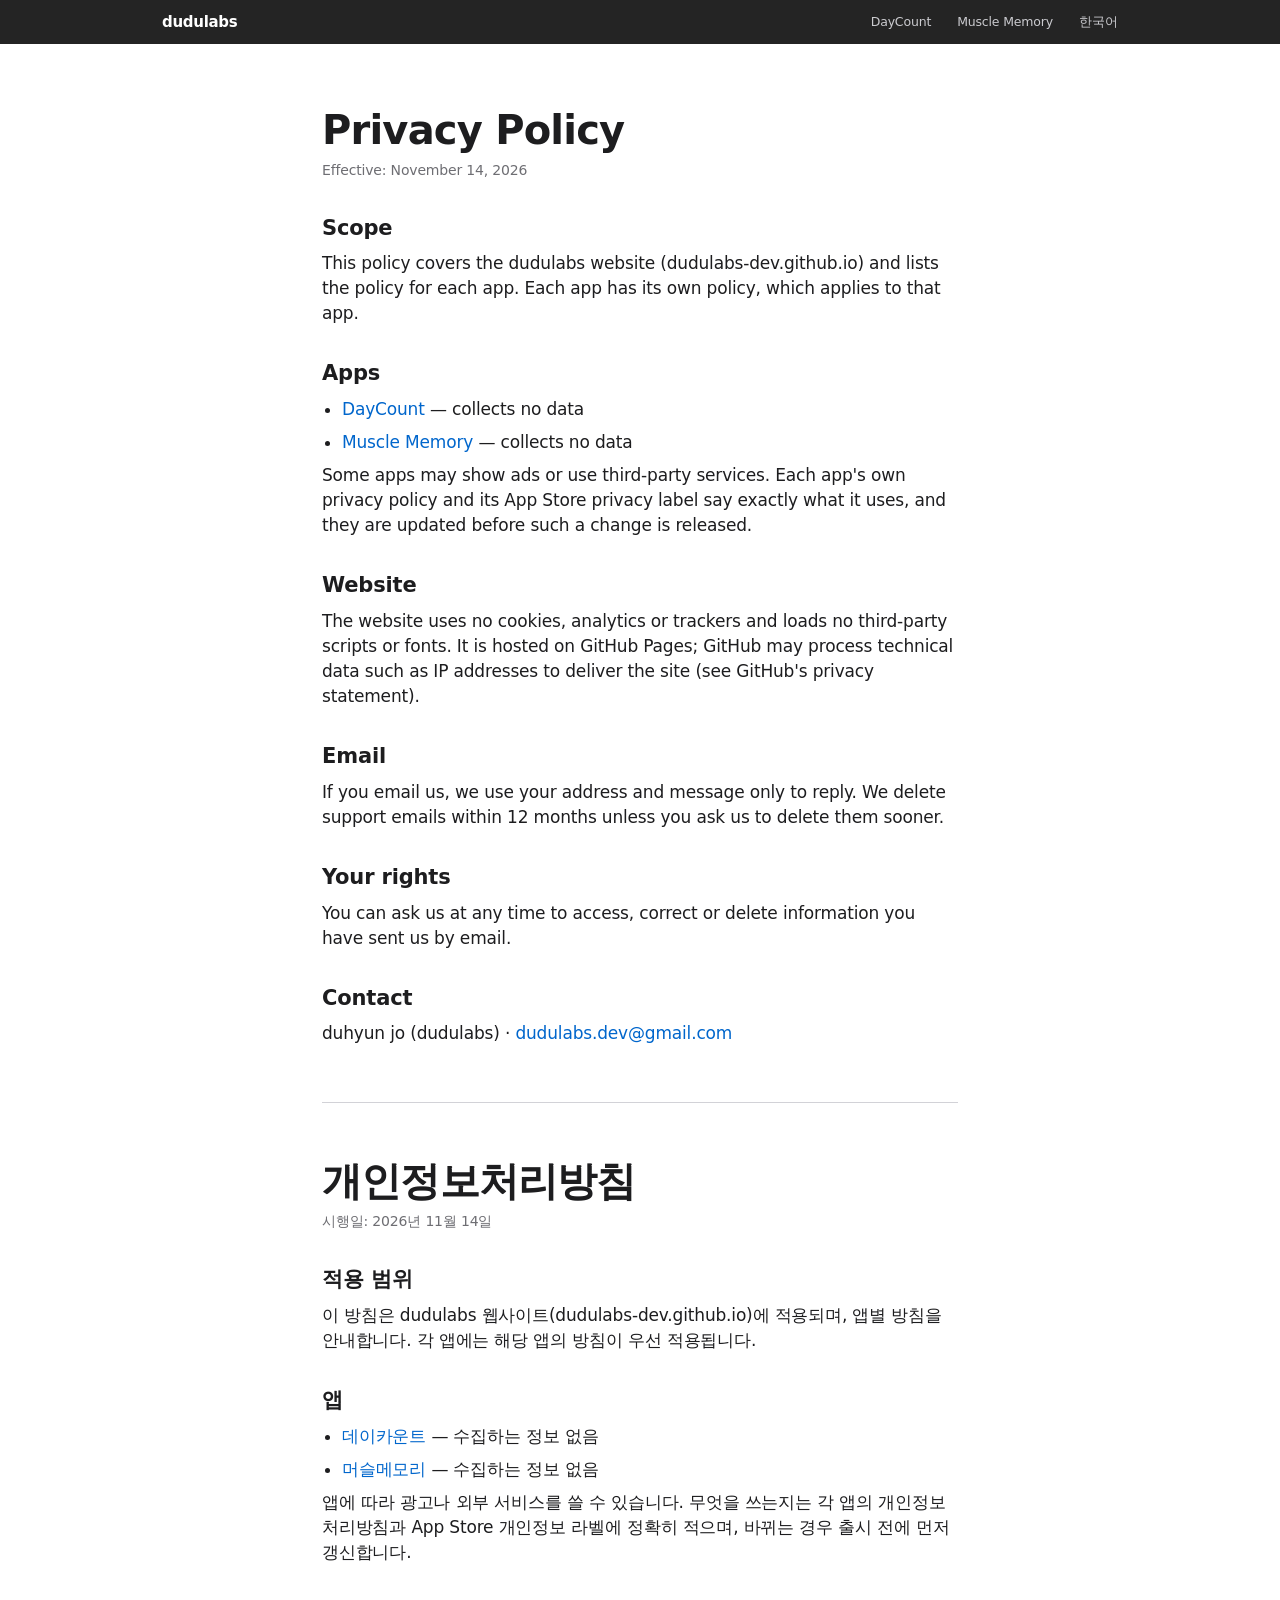
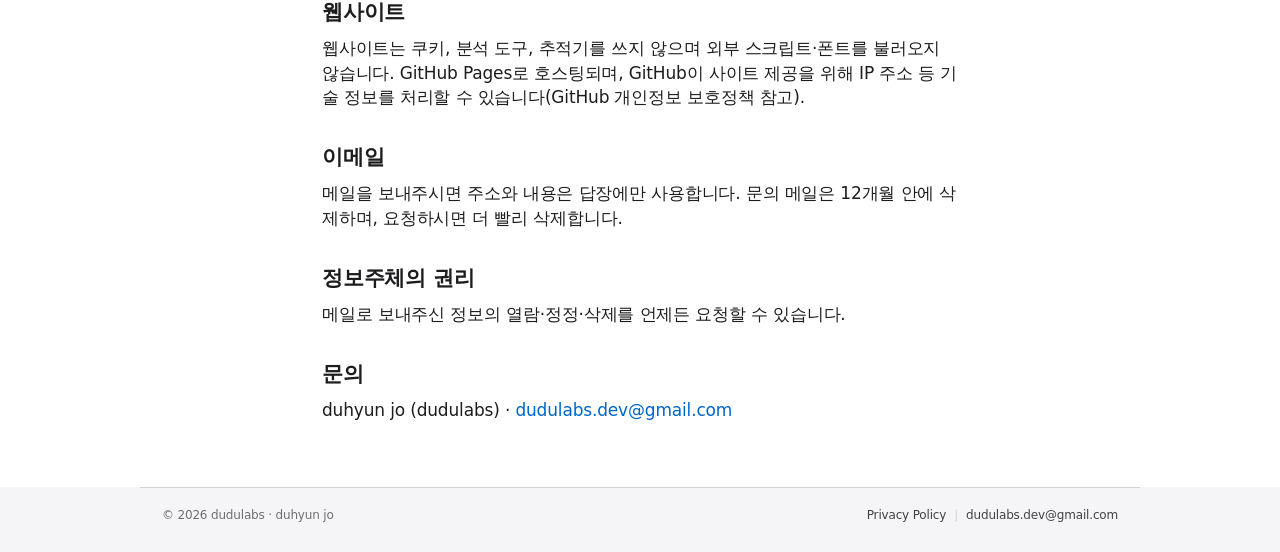
<file: privacy.html>
<!doctype html>
<html lang="en">
<head>
<meta charset="utf-8">
<meta name="viewport" content="width=device-width,initial-scale=1">
<title>Privacy Policy — dudulabs</title>
<meta name="description" content="Privacy Policy">
<link rel="stylesheet" href="style.css">
<script>(function(){var s=localStorage.getItem('lang');var l=s||((navigator.language||'en').toLowerCase().indexOf('ko')===0?'ko':'en');document.documentElement.setAttribute('data-lang',l);window.toggleLang=function(){var n=document.documentElement.getAttribute('data-lang')==='ko'?'en':'ko';document.documentElement.setAttribute('data-lang',n);localStorage.setItem('lang',n)}})()</script>
</head>
<body>
<nav class="gnav"><div class="in">
<a class="mark" href="index.html">dudulabs</a>
<a class="app" href="daycount/"><span lang="en">DayCount</span><span lang="ko">데이카운트</span></a><a class="app" href="musclememory/"><span lang="en">Muscle Memory</span><span lang="ko">머슬메모리</span></a>
<button onclick="toggleLang()"><span lang="en">한국어</span><span lang="ko">English</span></button>
</div></nav>
<main class="doc"><h1>Privacy Policy</h1><p class="muted">Effective: November 14, 2026</p><h2>Scope</h2><p>This policy covers the dudulabs website (dudulabs-dev.github.io) and lists the policy for each app. Each app has its own policy, which applies to that app.</p><h2>Apps</h2><ul><li><a href="daycount/privacy.html">DayCount</a> — collects no data</li></ul><ul><li><a href="musclememory/privacy.html">Muscle Memory</a> — collects no data</li></ul><p>Some apps may show ads or use third-party services. Each app's own privacy policy and its App Store privacy label say exactly what it uses, and they are updated before such a change is released.</p><h2>Website</h2><p>The website uses no cookies, analytics or trackers and loads no third-party scripts or fonts. It is hosted on GitHub Pages; GitHub may process technical data such as IP addresses to deliver the site (see GitHub's privacy statement).</p><h2>Email</h2><p>If you email us, we use your address and message only to reply. We delete support emails within 12 months unless you ask us to delete them sooner.</p><h2>Your rights</h2><p>You can ask us at any time to access, correct or delete information you have sent us by email.</p><h2>Contact</h2><p>duhyun jo (dudulabs) · <a href="mailto:dudulabs.dev@gmail.com">dudulabs.dev@gmail.com</a></p><hr><h1>개인정보처리방침</h1><p class="muted">시행일: 2026년 11월 14일</p><h2>적용 범위</h2><p>이 방침은 dudulabs 웹사이트(dudulabs-dev.github.io)에 적용되며, 앱별 방침을 안내합니다. 각 앱에는 해당 앱의 방침이 우선 적용됩니다.</p><h2>앱</h2><ul><li><a href="daycount/privacy.html">데이카운트</a> — 수집하는 정보 없음</li></ul><ul><li><a href="musclememory/privacy.html">머슬메모리</a> — 수집하는 정보 없음</li></ul><p>앱에 따라 광고나 외부 서비스를 쓸 수 있습니다. 무엇을 쓰는지는 각 앱의 개인정보처리방침과 App Store 개인정보 라벨에 정확히 적으며, 바뀌는 경우 출시 전에 먼저 갱신합니다.</p><h2>웹사이트</h2><p>웹사이트는 쿠키, 분석 도구, 추적기를 쓰지 않으며 외부 스크립트·폰트를 불러오지 않습니다. GitHub Pages로 호스팅되며, GitHub이 사이트 제공을 위해 IP 주소 등 기술 정보를 처리할 수 있습니다(GitHub 개인정보 보호정책 참고).</p><h2>이메일</h2><p>메일을 보내주시면 주소와 내용은 답장에만 사용합니다. 문의 메일은 12개월 안에 삭제하며, 요청하시면 더 빨리 삭제합니다.</p><h2>정보주체의 권리</h2><p>메일로 보내주신 정보의 열람·정정·삭제를 언제든 요청할 수 있습니다.</p><h2>문의</h2><p>duhyun jo (dudulabs) · <a href="mailto:dudulabs.dev@gmail.com">dudulabs.dev@gmail.com</a></p></main>
<footer><div class="in">
<span>© 2026 dudulabs · duhyun jo</span>
<span><a href="privacy.html"><span lang="en">Privacy Policy</span><span lang="ko">개인정보처리방침</span></a><span class="sep">|</span><a href="mailto:dudulabs.dev@gmail.com">dudulabs.dev@gmail.com</a></span>
</div></footer>
</body>
</html>
</file>
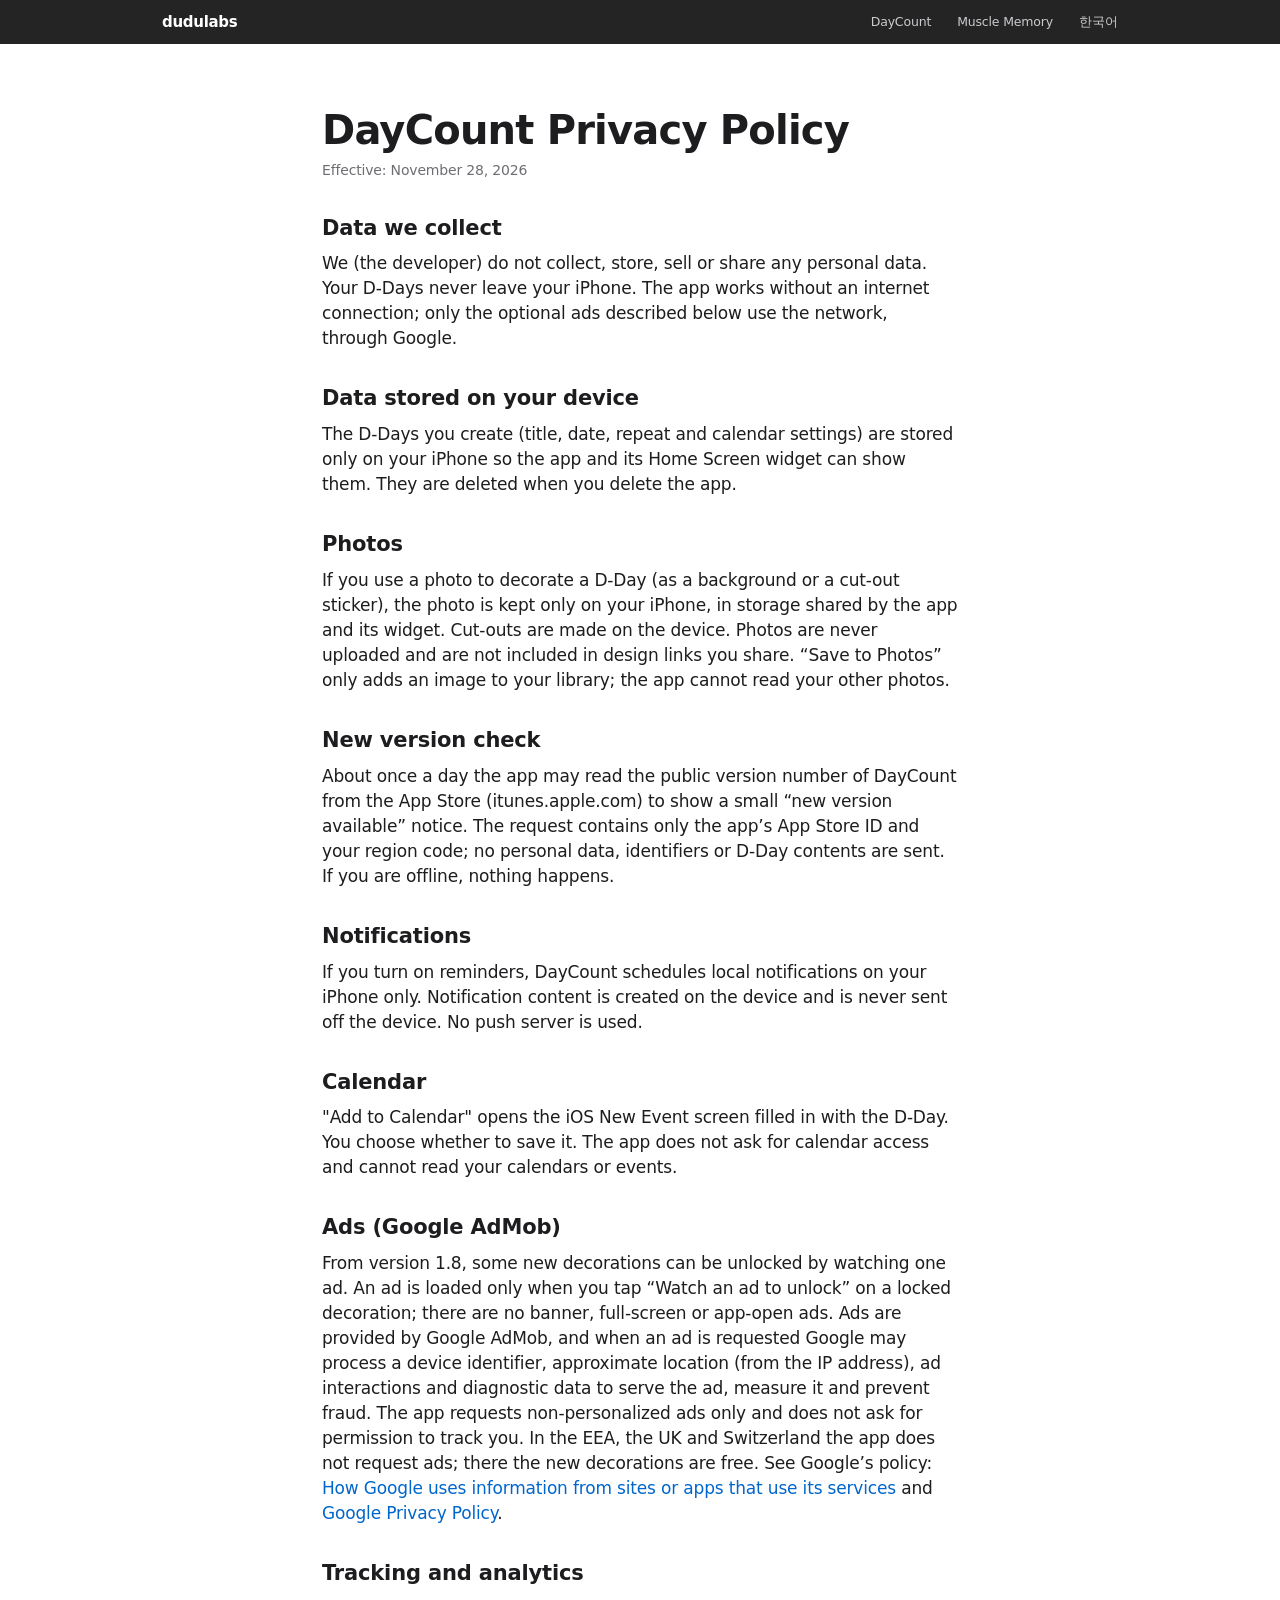
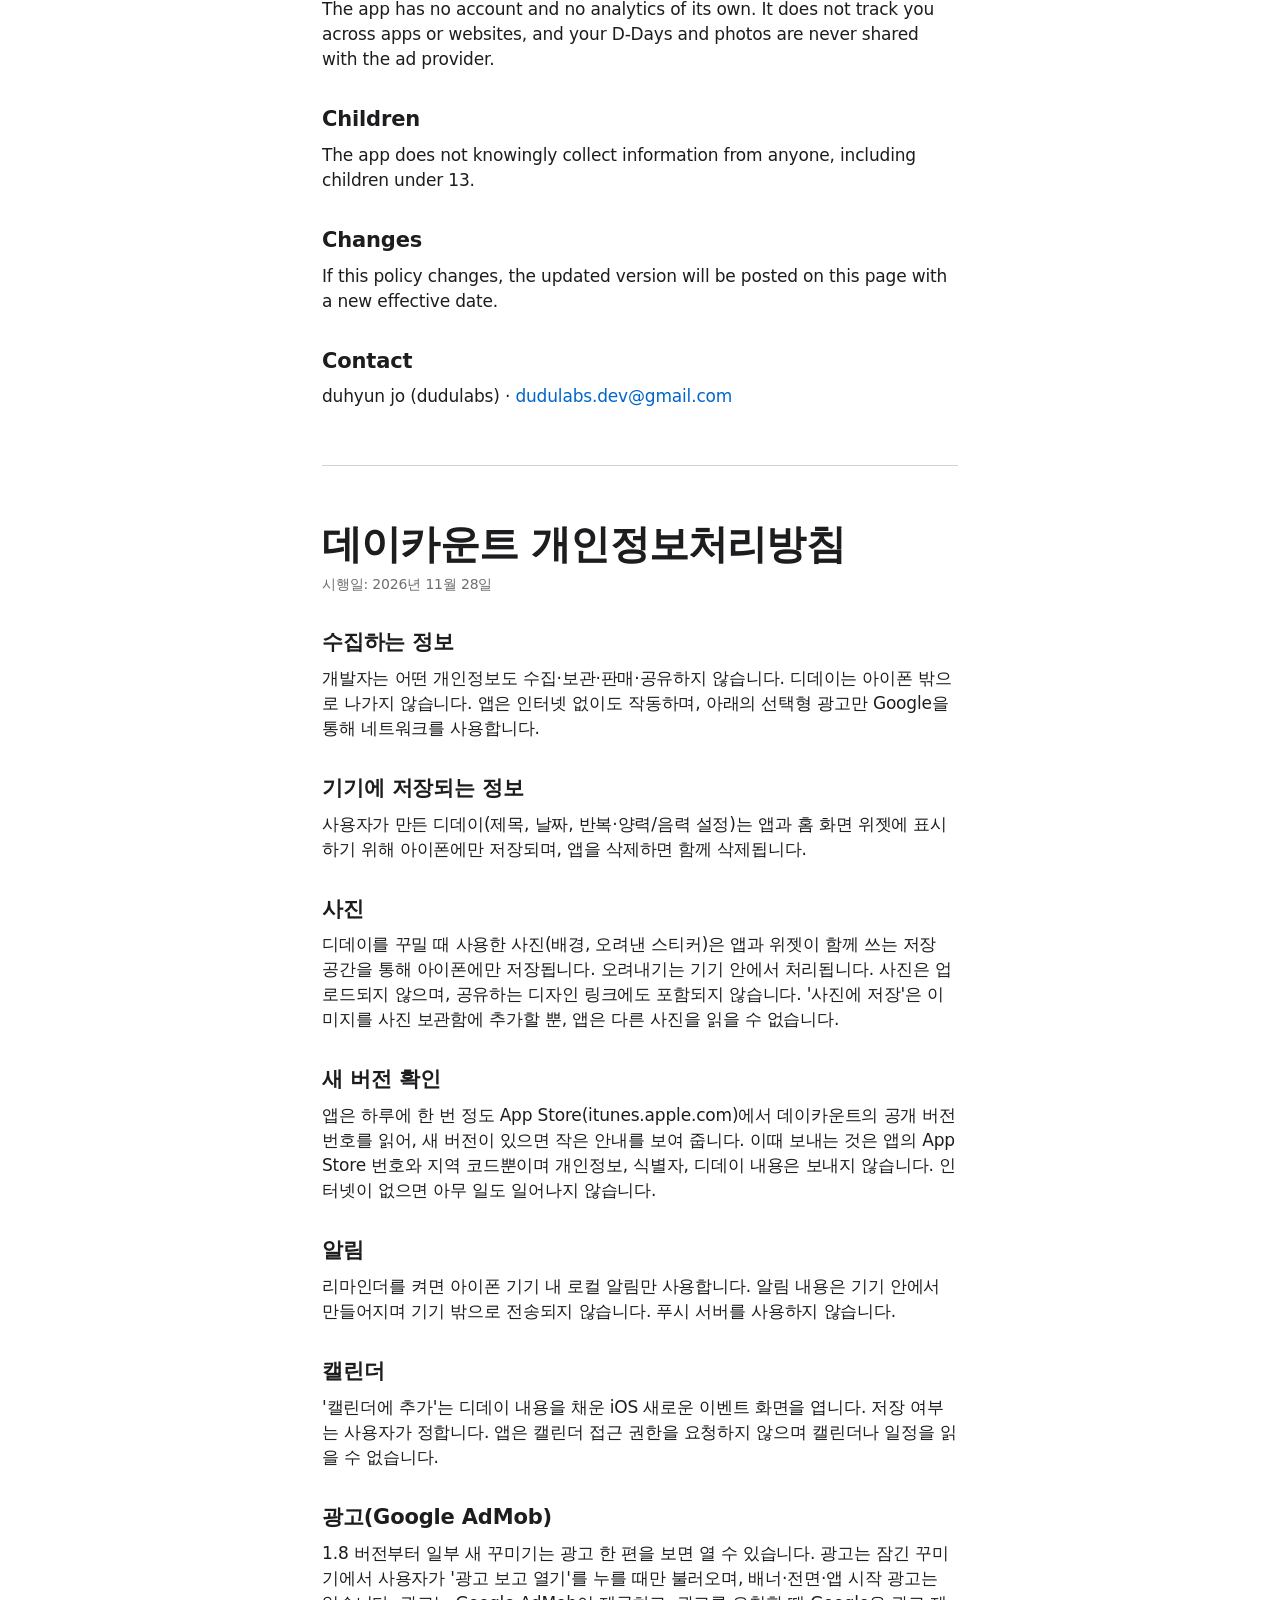
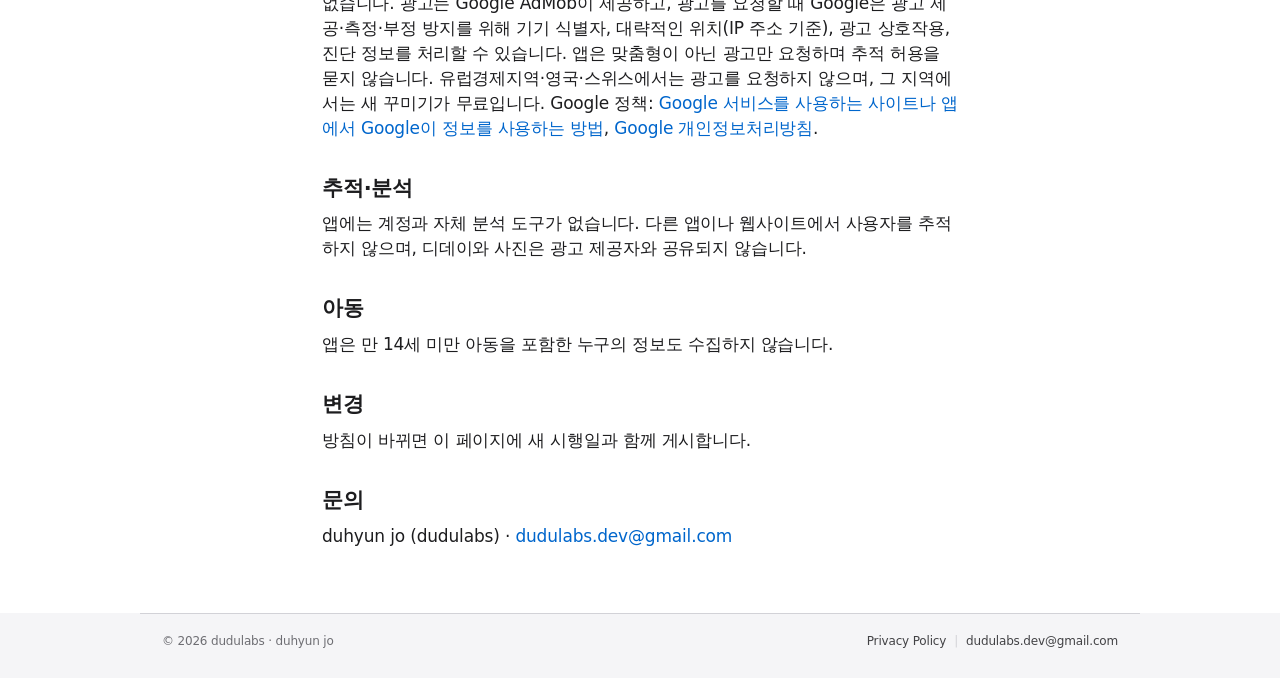
<file: daycount/privacy.html>
<!doctype html>
<html lang="en">
<head>
<meta charset="utf-8">
<meta name="viewport" content="width=device-width,initial-scale=1">
<title>DayCount Privacy Policy — dudulabs</title>
<meta name="description" content="DayCount Privacy Policy">
<link rel="stylesheet" href="../style.css">
<script>(function(){var s=localStorage.getItem('lang');var l=s||((navigator.language||'en').toLowerCase().indexOf('ko')===0?'ko':'en');document.documentElement.setAttribute('data-lang',l);window.toggleLang=function(){var n=document.documentElement.getAttribute('data-lang')==='ko'?'en':'ko';document.documentElement.setAttribute('data-lang',n);localStorage.setItem('lang',n)}})()</script>
</head>
<body>
<nav class="gnav"><div class="in">
<a class="mark" href="../index.html">dudulabs</a>
<a class="app" href="../daycount/"><span lang="en">DayCount</span><span lang="ko">데이카운트</span></a><a class="app" href="../musclememory/"><span lang="en">Muscle Memory</span><span lang="ko">머슬메모리</span></a>
<button onclick="toggleLang()"><span lang="en">한국어</span><span lang="ko">English</span></button>
</div></nav>
<main class="doc"><h1>DayCount Privacy Policy</h1><p class="muted">Effective: November 28, 2026</p><h2>Data we collect</h2><p>We (the developer) do not collect, store, sell or share any personal data. Your D-Days never leave your iPhone. The app works without an internet connection; only the optional ads described below use the network, through Google.</p><h2>Data stored on your device</h2><p>The D-Days you create (title, date, repeat and calendar settings) are stored only on your iPhone so the app and its Home Screen widget can show them. They are deleted when you delete the app.</p><h2>Photos</h2><p>If you use a photo to decorate a D-Day (as a background or a cut-out sticker), the photo is kept only on your iPhone, in storage shared by the app and its widget. Cut-outs are made on the device. Photos are never uploaded and are not included in design links you share. “Save to Photos” only adds an image to your library; the app cannot read your other photos.</p><h2>New version check</h2><p>About once a day the app may read the public version number of DayCount from the App Store (itunes.apple.com) to show a small &ldquo;new version available&rdquo; notice. The request contains only the app&rsquo;s App Store ID and your region code; no personal data, identifiers or D-Day contents are sent. If you are offline, nothing happens.</p><h2>Notifications</h2><p>If you turn on reminders, DayCount schedules local notifications on your iPhone only. Notification content is created on the device and is never sent off the device. No push server is used.</p><h2>Calendar</h2><p>"Add to Calendar" opens the iOS New Event screen filled in with the D-Day. You choose whether to save it. The app does not ask for calendar access and cannot read your calendars or events.</p><h2>Ads (Google AdMob)</h2><p>From version 1.8, some new decorations can be unlocked by watching one ad. An ad is loaded only when you tap “Watch an ad to unlock” on a locked decoration; there are no banner, full-screen or app-open ads. Ads are provided by Google AdMob, and when an ad is requested Google may process a device identifier, approximate location (from the IP address), ad interactions and diagnostic data to serve the ad, measure it and prevent fraud. The app requests non-personalized ads only and does not ask for permission to track you. In the EEA, the UK and Switzerland the app does not request ads; there the new decorations are free. See Google’s policy: <a href="https://policies.google.com/technologies/partner-sites">How Google uses information from sites or apps that use its services</a> and <a href="https://policies.google.com/privacy">Google Privacy Policy</a>.</p><h2>Tracking and analytics</h2><p>The app has no account and no analytics of its own. It does not track you across apps or websites, and your D-Days and photos are never shared with the ad provider.</p><h2>Children</h2><p>The app does not knowingly collect information from anyone, including children under 13.</p><h2>Changes</h2><p>If this policy changes, the updated version will be posted on this page with a new effective date.</p><h2>Contact</h2><p>duhyun jo (dudulabs) · <a href="mailto:dudulabs.dev@gmail.com">dudulabs.dev@gmail.com</a></p><hr><h1>데이카운트 개인정보처리방침</h1><p class="muted">시행일: 2026년 11월 28일</p><h2>수집하는 정보</h2><p>개발자는 어떤 개인정보도 수집·보관·판매·공유하지 않습니다. 디데이는 아이폰 밖으로 나가지 않습니다. 앱은 인터넷 없이도 작동하며, 아래의 선택형 광고만 Google을 통해 네트워크를 사용합니다.</p><h2>기기에 저장되는 정보</h2><p>사용자가 만든 디데이(제목, 날짜, 반복·양력/음력 설정)는 앱과 홈 화면 위젯에 표시하기 위해 아이폰에만 저장되며, 앱을 삭제하면 함께 삭제됩니다.</p><h2>사진</h2><p>디데이를 꾸밀 때 사용한 사진(배경, 오려낸 스티커)은 앱과 위젯이 함께 쓰는 저장 공간을 통해 아이폰에만 저장됩니다. 오려내기는 기기 안에서 처리됩니다. 사진은 업로드되지 않으며, 공유하는 디자인 링크에도 포함되지 않습니다. '사진에 저장'은 이미지를 사진 보관함에 추가할 뿐, 앱은 다른 사진을 읽을 수 없습니다.</p><h2>새 버전 확인</h2><p>앱은 하루에 한 번 정도 App Store(itunes.apple.com)에서 데이카운트의 공개 버전 번호를 읽어, 새 버전이 있으면 작은 안내를 보여 줍니다. 이때 보내는 것은 앱의 App Store 번호와 지역 코드뿐이며 개인정보, 식별자, 디데이 내용은 보내지 않습니다. 인터넷이 없으면 아무 일도 일어나지 않습니다.</p><h2>알림</h2><p>리마인더를 켜면 아이폰 기기 내 로컬 알림만 사용합니다. 알림 내용은 기기 안에서 만들어지며 기기 밖으로 전송되지 않습니다. 푸시 서버를 사용하지 않습니다.</p><h2>캘린더</h2><p>'캘린더에 추가'는 디데이 내용을 채운 iOS 새로운 이벤트 화면을 엽니다. 저장 여부는 사용자가 정합니다. 앱은 캘린더 접근 권한을 요청하지 않으며 캘린더나 일정을 읽을 수 없습니다.</p><h2>광고(Google AdMob)</h2><p>1.8 버전부터 일부 새 꾸미기는 광고 한 편을 보면 열 수 있습니다. 광고는 잠긴 꾸미기에서 사용자가 '광고 보고 열기'를 누를 때만 불러오며, 배너·전면·앱 시작 광고는 없습니다. 광고는 Google AdMob이 제공하고, 광고를 요청할 때 Google은 광고 제공·측정·부정 방지를 위해 기기 식별자, 대략적인 위치(IP 주소 기준), 광고 상호작용, 진단 정보를 처리할 수 있습니다. 앱은 맞춤형이 아닌 광고만 요청하며 추적 허용을 묻지 않습니다. 유럽경제지역·영국·스위스에서는 광고를 요청하지 않으며, 그 지역에서는 새 꾸미기가 무료입니다. Google 정책: <a href="https://policies.google.com/technologies/partner-sites?hl=ko">Google 서비스를 사용하는 사이트나 앱에서 Google이 정보를 사용하는 방법</a>, <a href="https://policies.google.com/privacy?hl=ko">Google 개인정보처리방침</a>.</p><h2>추적·분석</h2><p>앱에는 계정과 자체 분석 도구가 없습니다. 다른 앱이나 웹사이트에서 사용자를 추적하지 않으며, 디데이와 사진은 광고 제공자와 공유되지 않습니다.</p><h2>아동</h2><p>앱은 만 14세 미만 아동을 포함한 누구의 정보도 수집하지 않습니다.</p><h2>변경</h2><p>방침이 바뀌면 이 페이지에 새 시행일과 함께 게시합니다.</p><h2>문의</h2><p>duhyun jo (dudulabs) · <a href="mailto:dudulabs.dev@gmail.com">dudulabs.dev@gmail.com</a></p></main>
<footer><div class="in">
<span>© 2026 dudulabs · duhyun jo</span>
<span><a href="../privacy.html"><span lang="en">Privacy Policy</span><span lang="ko">개인정보처리방침</span></a><span class="sep">|</span><a href="mailto:dudulabs.dev@gmail.com">dudulabs.dev@gmail.com</a></span>
</div></footer>
</body>
</html>
</file>
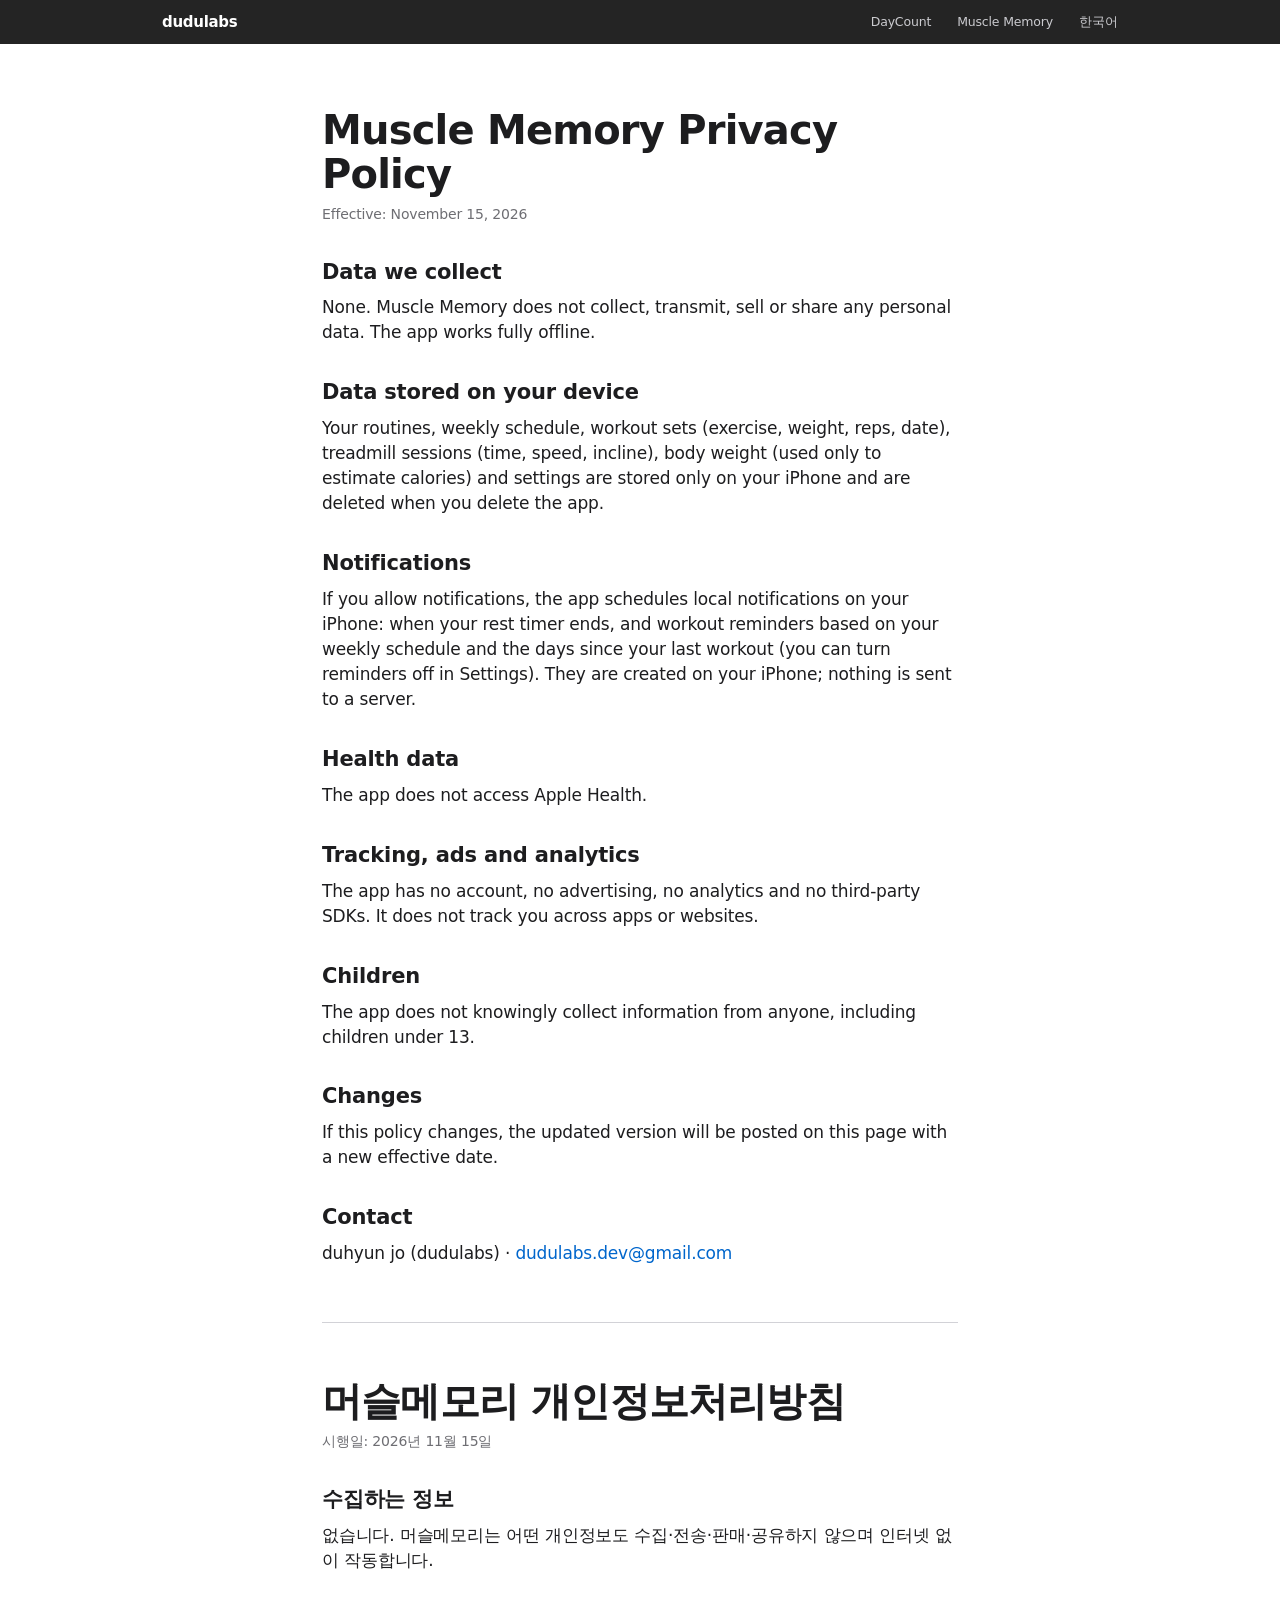
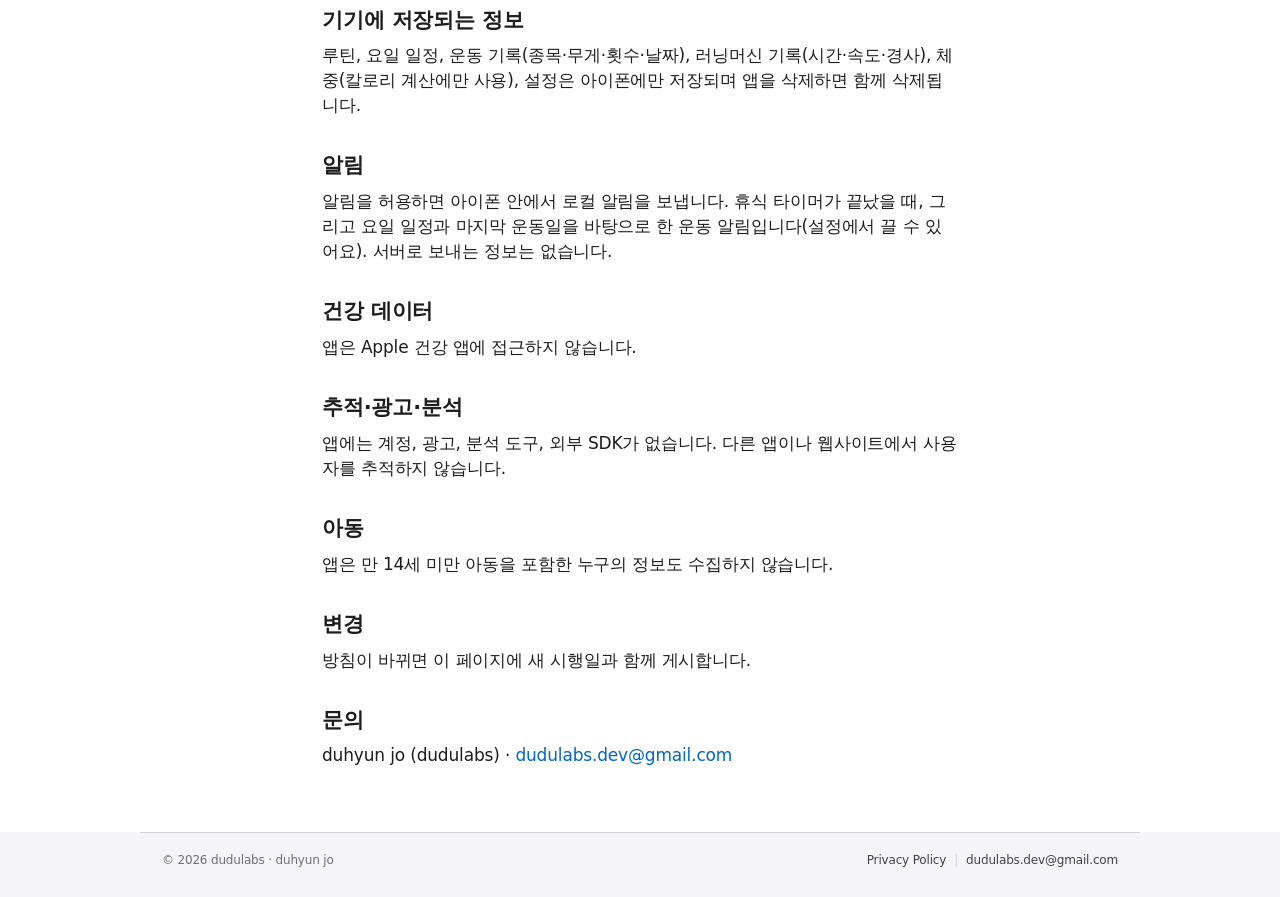
<file: musclememory/privacy.html>
<!doctype html>
<html lang="en">
<head>
<meta charset="utf-8">
<meta name="viewport" content="width=device-width,initial-scale=1">
<title>Muscle Memory Privacy Policy — dudulabs</title>
<meta name="description" content="Muscle Memory Privacy Policy">
<link rel="stylesheet" href="../style.css">
<script>(function(){var s=localStorage.getItem('lang');var l=s||((navigator.language||'en').toLowerCase().indexOf('ko')===0?'ko':'en');document.documentElement.setAttribute('data-lang',l);window.toggleLang=function(){var n=document.documentElement.getAttribute('data-lang')==='ko'?'en':'ko';document.documentElement.setAttribute('data-lang',n);localStorage.setItem('lang',n)}})()</script>
</head>
<body>
<nav class="gnav"><div class="in">
<a class="mark" href="../index.html">dudulabs</a>
<a class="app" href="../daycount/"><span lang="en">DayCount</span><span lang="ko">데이카운트</span></a><a class="app" href="../musclememory/"><span lang="en">Muscle Memory</span><span lang="ko">머슬메모리</span></a>
<button onclick="toggleLang()"><span lang="en">한국어</span><span lang="ko">English</span></button>
</div></nav>
<main class="doc"><h1>Muscle Memory Privacy Policy</h1><p class="muted">Effective: November 15, 2026</p><h2>Data we collect</h2><p>None. Muscle Memory does not collect, transmit, sell or share any personal data. The app works fully offline.</p><h2>Data stored on your device</h2><p>Your routines, weekly schedule, workout sets (exercise, weight, reps, date), treadmill sessions (time, speed, incline), body weight (used only to estimate calories) and settings are stored only on your iPhone and are deleted when you delete the app.</p><h2>Notifications</h2><p>If you allow notifications, the app schedules local notifications on your iPhone: when your rest timer ends, and workout reminders based on your weekly schedule and the days since your last workout (you can turn reminders off in Settings). They are created on your iPhone; nothing is sent to a server.</p><h2>Health data</h2><p>The app does not access Apple Health.</p><h2>Tracking, ads and analytics</h2><p>The app has no account, no advertising, no analytics and no third-party SDKs. It does not track you across apps or websites.</p><h2>Children</h2><p>The app does not knowingly collect information from anyone, including children under 13.</p><h2>Changes</h2><p>If this policy changes, the updated version will be posted on this page with a new effective date.</p><h2>Contact</h2><p>duhyun jo (dudulabs) · <a href="mailto:dudulabs.dev@gmail.com">dudulabs.dev@gmail.com</a></p><hr><h1>머슬메모리 개인정보처리방침</h1><p class="muted">시행일: 2026년 11월 15일</p><h2>수집하는 정보</h2><p>없습니다. 머슬메모리는 어떤 개인정보도 수집·전송·판매·공유하지 않으며 인터넷 없이 작동합니다.</p><h2>기기에 저장되는 정보</h2><p>루틴, 요일 일정, 운동 기록(종목·무게·횟수·날짜), 러닝머신 기록(시간·속도·경사), 체중(칼로리 계산에만 사용), 설정은 아이폰에만 저장되며 앱을 삭제하면 함께 삭제됩니다.</p><h2>알림</h2><p>알림을 허용하면 아이폰 안에서 로컬 알림을 보냅니다. 휴식 타이머가 끝났을 때, 그리고 요일 일정과 마지막 운동일을 바탕으로 한 운동 알림입니다(설정에서 끌 수 있어요). 서버로 보내는 정보는 없습니다.</p><h2>건강 데이터</h2><p>앱은 Apple 건강 앱에 접근하지 않습니다.</p><h2>추적·광고·분석</h2><p>앱에는 계정, 광고, 분석 도구, 외부 SDK가 없습니다. 다른 앱이나 웹사이트에서 사용자를 추적하지 않습니다.</p><h2>아동</h2><p>앱은 만 14세 미만 아동을 포함한 누구의 정보도 수집하지 않습니다.</p><h2>변경</h2><p>방침이 바뀌면 이 페이지에 새 시행일과 함께 게시합니다.</p><h2>문의</h2><p>duhyun jo (dudulabs) · <a href="mailto:dudulabs.dev@gmail.com">dudulabs.dev@gmail.com</a></p></main>
<footer><div class="in">
<span>© 2026 dudulabs · duhyun jo</span>
<span><a href="../privacy.html"><span lang="en">Privacy Policy</span><span lang="ko">개인정보처리방침</span></a><span class="sep">|</span><a href="mailto:dudulabs.dev@gmail.com">dudulabs.dev@gmail.com</a></span>
</div></footer>
</body>
</html>
</file>
<file: style.css>
*{box-sizing:border-box;margin:0;padding:0}
:root{--ink:#1d1d1f;--canvas:#fff;--parch:#f5f5f7;--dark:#000;--muted:#6e6e73;--line:#d2d2d7;--action:#0066cc;--action-dark:#2997ff}
html{-webkit-text-size-adjust:100%}
body{font:400 17px/1.47 -apple-system,BlinkMacSystemFont,"SF Pro Text","Apple SD Gothic Neo",system-ui,sans-serif;letter-spacing:-.01em;color:var(--ink);background:var(--canvas);-webkit-font-smoothing:antialiased}
a{color:var(--action);text-decoration:none}a:hover{text-decoration:underline}
.gnav{position:sticky;top:0;z-index:10;height:44px;background:rgba(0,0,0,.86);backdrop-filter:saturate(180%) blur(20px);-webkit-backdrop-filter:saturate(180%) blur(20px)}
.gnav .in{max-width:1000px;margin:0 auto;height:100%;padding:0 22px;display:flex;align-items:center;gap:26px;font-size:12.5px}
.gnav a,.gnav button{color:#e8e8ed;opacity:.85}.gnav a:hover{opacity:1;text-decoration:none}
.gnav .mark{font-weight:600;font-size:15px;letter-spacing:-.02em;opacity:1;margin-right:auto;color:#fff}
.gnav button{background:none;border:0;font:inherit;cursor:pointer}
.tile{text-align:center;padding:80px 22px 0;overflow:hidden}
.tile.parch{background:var(--parch)}.tile.dark{background:var(--dark);color:#f5f5f7}
.tile.dark a{color:var(--action-dark)}
.tile .eyebrow{font-size:17px;font-weight:600;color:var(--muted)}
.tile.dark .eyebrow{color:#86868b}
.tile h2,.tile h1{font-size:48px;font-weight:600;line-height:1.08;letter-spacing:-.02em}
.tile .tag{font-size:24px;line-height:1.25;margin:10px auto 0;max-width:680px}
.links{margin-top:20px;display:flex;gap:22px;justify-content:center;align-items:center;flex-wrap:wrap}
.pill{display:inline-block;background:var(--action);color:#fff!important;border-radius:980px;padding:8px 18px;font-size:17px}
.pill:hover{text-decoration:none;background:#0077ed}
.tile.dark .pill{background:var(--action)}
.more:after{content:" ›"}
.note{margin-top:12px;font-size:14px;color:var(--muted)}
.tile.dark .note{color:#86868b}
.store{display:inline-block;background:#0071e3;color:#fff!important;border-radius:980px;padding:9px 20px;font-size:15px;text-decoration:none}
.store:hover{background:#0077ed;text-decoration:none}
.shots{display:flex;justify-content:center;gap:28px;margin-top:48px;margin-bottom:-120px}
.shots img{width:280px;height:auto;display:block;filter:drop-shadow(0 20px 40px rgba(0,0,0,.18))}
.tile.dark .shots img{filter:drop-shadow(0 20px 50px rgba(255,255,255,.06))}
.tile.has-shots{padding-bottom:0}.tile.has-shots .shots-wrap{height:520px;overflow:hidden}
.tile .icon{width:96px;height:96px;border-radius:22px;display:block;margin:0 auto 22px}
.tile.solo{padding-bottom:80px}
.intro{padding:72px 22px 64px;text-align:center;background:var(--canvas)}
.intro h1{font-size:56px;font-weight:600;line-height:1.07;letter-spacing:-.025em}
.intro p{font-size:21px;color:var(--muted);max-width:620px;margin:14px auto 0;line-height:1.38}
.text{max-width:680px;margin:0 auto;padding:64px 22px;text-align:left}
.text h2{font-size:32px;font-weight:600;letter-spacing:-.02em;line-height:1.15;margin-bottom:18px}
.text ul.feat{list-style:none}.text ul.feat li{padding:14px 0;border-top:1px solid var(--line)}
.text ul.feat li:last-child{border-bottom:1px solid var(--line)}
details{border-top:1px solid var(--line);padding:16px 0}details:last-of-type{border-bottom:1px solid var(--line)}
summary{cursor:pointer;font-weight:600;list-style:none;display:flex;justify-content:space-between;gap:16px}
summary::-webkit-details-marker{display:none}summary:after{content:"+";color:var(--muted);font-weight:400}
details[open] summary:after{content:"−"}details p{color:var(--muted);margin-top:8px}
.doc{max-width:680px;margin:0 auto;padding:64px 22px}
.doc h1{font-size:40px;font-weight:600;letter-spacing:-.02em;line-height:1.1}
.doc h2{font-size:21px;font-weight:600;margin:32px 0 8px}
.doc p,.doc li{margin-top:8px}.doc ul{padding-left:20px}
.doc .muted,.muted{color:var(--muted);font-size:14px;margin-top:8px}
.doc hr{border:0;border-top:1px solid var(--line);margin:56px 0}
footer{background:var(--parch);color:var(--muted);font-size:12px;line-height:1.33}
footer .in{max-width:1000px;margin:0 auto;padding:20px 22px 28px;display:flex;justify-content:space-between;gap:12px;flex-wrap:wrap;border-top:1px solid var(--line)}
footer a{color:#424245}footer .sep{margin:0 8px;color:var(--line)}
html[data-lang=en] [lang=ko]:not(html),html[data-lang=ko] [lang=en]:not(html){display:none!important}
@media (max-width:734px){
 .tile{padding-top:56px}.tile h2,.tile h1{font-size:36px}.tile .tag{font-size:21px}
 .intro h1{font-size:40px}.intro p{font-size:19px}
 .shots{gap:14px}.shots img{width:44vw;max-width:220px}.tile.has-shots .shots-wrap{height:400px}
 .gnav .in{gap:18px}
 .shots img:nth-child(n+3){display:none}
}
@media (max-width:480px){.gnav .app{display:none}}
/* app detail pages: theme bands (headline + one-line items, optional screenshot bleeding off the bottom) */
.band{padding:80px 22px;background:var(--canvas)}.band.parch{background:var(--parch)}
.band .wrap{max-width:980px;margin:0 auto;display:grid;grid-template-columns:minmax(0,1fr) 300px;column-gap:64px;align-items:end}
.band.flip .wrap{grid-template-columns:300px minmax(0,1fr)}.band.flip .copy{order:2}.band.flip .pic{order:1}
.band.noimg .wrap{display:block;max-width:680px}
.band.pics{padding-bottom:0;overflow:hidden}.band.pics .copy{padding-bottom:80px}
.band h2{font-size:40px;font-weight:600;line-height:1.1;letter-spacing:-.02em}
.band.noimg.small h2{font-size:32px;line-height:1.15}
.band .lead{font-size:21px;line-height:1.3;color:var(--muted);margin-top:10px}
.band dl{margin-top:28px}
.band dl>div{padding:14px 0;border-top:1px solid var(--line)}.band dl>div:last-child{border-bottom:1px solid var(--line)}
.band dt{font-weight:600}.band dd{color:var(--muted)}
.band .pic{height:620px;padding-top:20px;clip-path:inset(-120px -160px 0 -160px)}
.band .pic img{display:block;width:300px;height:auto;margin:0 auto;filter:drop-shadow(0 20px 50px rgba(0,0,0,.16))}
.band .small-note{margin-top:12px;color:var(--muted);font-size:14px}
@media (max-width:734px){
 .band{padding:56px 22px}.band.pics{padding-bottom:0}.band.pics .copy{padding-bottom:40px}
 .band .wrap,.band.flip .wrap{grid-template-columns:minmax(0,1fr)}.band.flip .copy{order:1}.band.flip .pic{order:2}
 .band h2{font-size:30px}.band.noimg.small h2{font-size:28px}.band .lead{font-size:19px}
 .band .pic{height:400px}.band .pic img{width:240px}
}
</file>
